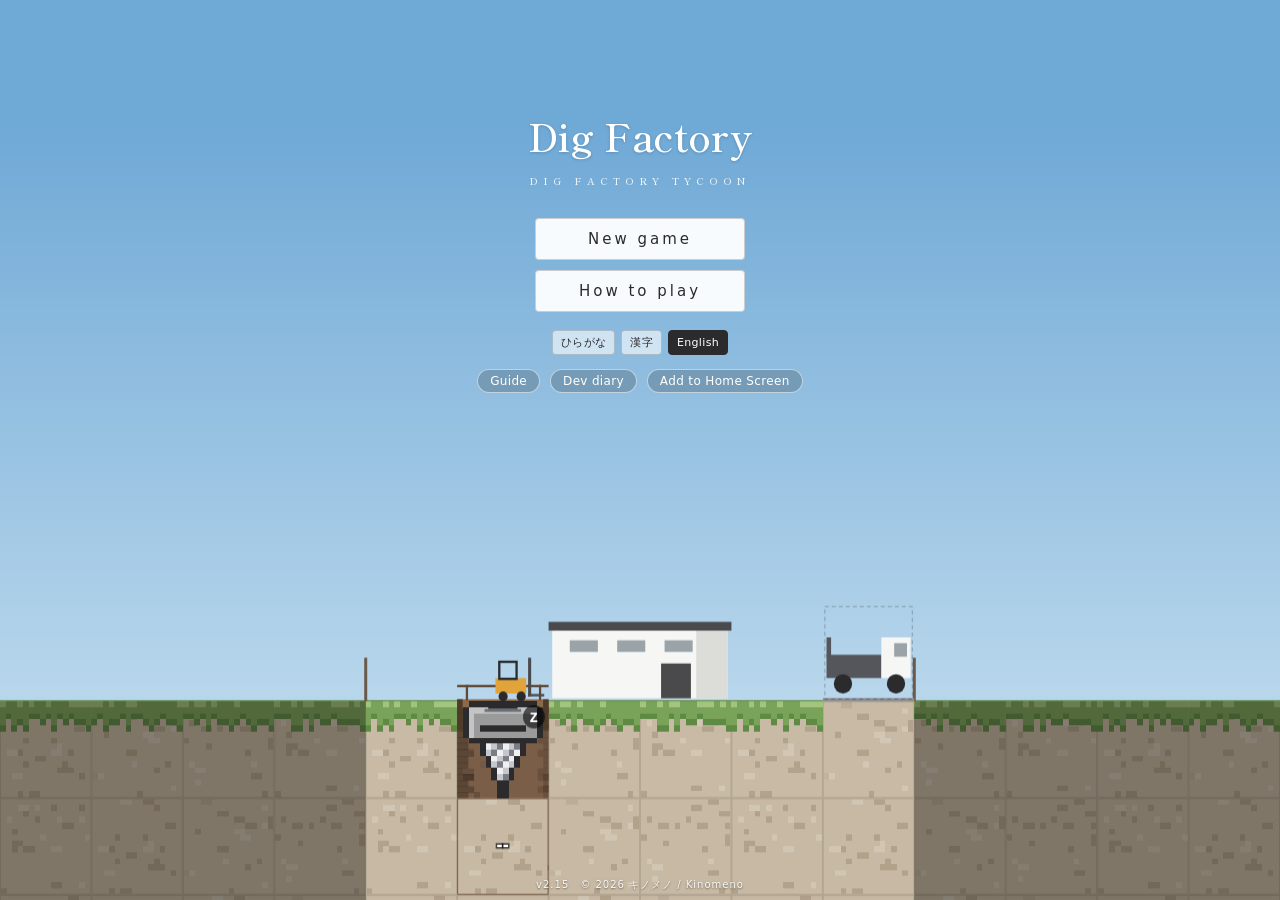
<file: index.html>
<!doctype html>
<html lang="ja">
<head>
<meta charset="utf-8">
<meta name="viewport" content="width=device-width, initial-scale=1, maximum-scale=1, user-scalable=no">
<title>ほりほり工場 / Dig Factory Tycoon</title>
<meta name="theme-color" content="#22252c">
<meta name="description" content="ドリルで地面を掘り、コンベアと機械で資源を運んで加工し、トラックで売る。作業員を雇って広げていく、縦に掘り進む採掘経営ゲーム。">
<meta name="author" content="キノメノ / Kinomeno">
<link rel="icon" type="image/svg+xml" href="favicon.svg?v=199">
<link rel="icon" type="image/png" sizes="32x32" href="icons/favicon-32.png?v=199">
<link rel="apple-touch-icon" href="icons/apple-touch-icon.png?v=199">
<link rel="manifest" href="manifest.webmanifest">
<meta name="theme-color" content="#7fb8e6">
<meta name="apple-mobile-web-app-capable" content="yes">
<meta name="mobile-web-app-capable" content="yes">
<meta name="apple-mobile-web-app-title" content="ほりほり工場">
<!-- OGP -->
<meta property="og:url" content="https://horihori.kinomeno.com/">
<link rel="canonical" href="https://horihori.kinomeno.com/">
<link rel="alternate" type="text/plain" href="https://horihori.kinomeno.com/llms.txt" title="llms.txt">
<script type="application/ld+json">{"@context": "https://schema.org", "@type": "VideoGame", "name": "ほりほり工場", "alternateName": "Dig Factory Tycoon", "url": "https://horihori.kinomeno.com/", "image": "https://horihori.kinomeno.com/icons/og.png", "description": "ドリルで地面を掘り、コンベアと機械で資源を運んで加工し、トラックで売る。縦に掘り進む採掘経営ゲーム。無料・ブラウザで遊べます（スマホ・PC）。/ A free browser mining & factory management game.", "inLanguage": ["ja", "en"], "genre": ["経営シミュレーション", "採掘ゲーム", "放置ゲーム", "Management simulation", "Idle game"], "gamePlatform": ["Web browser", "iOS (Safari)", "Android (Chrome)", "PC"], "applicationCategory": "Game", "operatingSystem": "Any (web browser)", "offers": {"@type": "Offer", "price": "0", "priceCurrency": "JPY"}, "author": {"@type": "Person", "name": "キノメノ / Kinomeno", "url": "https://www.kinomeno.com/"}, "sameAs": ["https://horihori.kinomeno.com/guide/", "https://horihori.kinomeno.com/en/guide/"]}</script>
<meta property="og:image" content="https://horihori.kinomeno.com/icons/og.png">
<meta property="og:image:width" content="1200">
<meta property="og:image:height" content="630">
<meta property="og:title" content="ほりほり工場 / Dig Factory Tycoon">
<meta property="og:description" content="ドリルで掘って、運んで、加工して、売る。縦に掘り進む採掘経営ゲーム。">
<meta property="og:type" content="website">
<meta property="og:locale" content="ja_JP">
<meta property="og:site_name" content="ほりほり工場 / Dig Factory Tycoon">
<meta name="twitter:card" content="summary_large_image">
<meta name="twitter:image" content="https://horihori.kinomeno.com/icons/og.png">
<link rel="preconnect" href="https://fonts.googleapis.com">
<link rel="preconnect" href="https://fonts.gstatic.com" crossorigin>
<link rel="stylesheet" href="https://fonts.googleapis.com/css2?family=Shippori+Mincho+B1:wght@500;600&display=swap">
<link rel="stylesheet" href="style.css?v=2.15">
<!-- 広告（準備だけ。まだ動かしていない）：Google の H5 ゲーム広告を使う時に、下のコメントを外し、ca-pub-XXXX を自分の番号にする。main.js の AD_ON も true に
<script async data-ad-client="ca-pub-8328461906614341" data-adbreak-test="on" src="https://pagead2.googlesyndication.com/pagead/js/adsbygoogle.js" crossorigin="anonymous"></script>
<script>window.adsbygoogle = window.adsbygoogle || []; var adBreak = adConfig = function (o) { adsbygoogle.push(o); }; adConfig({ preloadAdBreaks: 'on', sound: 'on' });</script>
-->
</head>
<body>
<canvas id="cv"></canvas>

<!-- ヘッダー（半透明。下にゲーム画面が透ける） -->
<header id="hdr">
  <div class="hrow">
    <span class="brand"><b class="title" data-t="title">ほりほり工場</b><span class="wm">DIG FACTORY</span><small id="ver"></small></span>
    <span class="stat" id="date"></span>
    <span class="grow"></span>
    <button id="infoBtn"><span class="lg" data-t="info">情報</span><span class="sm">i</span></button>
    <button id="colBtn" class="icon" aria-label="collection"><svg viewBox="0 0 16 16" width="15" height="15" fill="currentColor" aria-hidden="true"><rect x="1" y="1" width="6" height="6" rx="1"/><rect x="9" y="1" width="6" height="6" rx="1"/><rect x="1" y="9" width="6" height="6" rx="1"/><rect x="9" y="9" width="6" height="6" rx="1" opacity=".35"/></svg></button>
    <button id="helpBtn"><span class="lg" data-t="help">遊び方</span><span class="sm">?</span></button>
    <button id="adminBtn" class="test"><span class="lg" data-t="admin">管理</span><span class="sm">管</span></button>
    <button id="setBtn" class="icon" aria-label="settings"><svg viewBox="0 0 16 16" width="15" height="15" fill="currentColor" fill-rule="evenodd" aria-hidden="true"><path d="M13.05 6.76 L14.90 6.82 L14.90 9.18 L13.05 9.24 L12.45 10.70 L13.72 12.04 L12.04 13.72 L10.70 12.45 L9.24 13.05 L9.18 14.90 L6.82 14.90 L6.76 13.05 L5.30 12.45 L3.96 13.72 L2.28 12.04 L3.55 10.70 L2.95 9.24 L1.10 9.18 L1.10 6.82 L2.95 6.76 L3.55 5.30 L2.28 3.96 L3.96 2.28 L5.30 3.55 L6.76 2.95 L6.82 1.10 L9.18 1.10 L9.24 2.95 L10.70 3.55 L12.04 2.28 L13.72 3.96 L12.45 5.30 Z M10.3 8 A2.3 2.3 0 1 0 5.7 8 A2.3 2.3 0 1 0 10.3 8 Z"/></svg></button>
    <button id="hideBtn" class="icon" aria-label="hide"><svg viewBox="0 0 16 16" width="14" height="14" fill="none" stroke="currentColor" stroke-width="1.8" stroke-linecap="round" stroke-linejoin="round" aria-hidden="true"><path d="M9.5 2H14v4.5M14 2L9 7M6.5 14H2V9.5M2 14l5-5"/></svg></button>
  </div>
  <!-- 2段目：時間・空間の操作（停止・速さ・拡大縮小・地図）。v2.11：手のひら・地上・ズームの字は出さない。ズームと地図は絵 -->
  <div class="hrow" id="timeGroup">
  <button class="tool hand" data-tool="pan" id="panBtn" aria-label="move"><svg viewBox="0 0 24 24" width="18" height="18" fill="none" stroke="currentColor" stroke-width="1.8" stroke-linecap="round" stroke-linejoin="round"><path d="M8 13V5.5a1.5 1.5 0 0 1 3 0V12"/><path d="M11 11.5V4a1.5 1.5 0 0 1 3 0v7.5"/><path d="M14 11.5V5.5a1.5 1.5 0 0 1 3 0V13"/><path d="M17 9.5a1.5 1.5 0 0 1 3 0V15a7 7 0 0 1-7 7h-1.5a6 6 0 0 1-4.6-2.2L3.6 15.6a1.6 1.6 0 0 1 2.4-2.1L8 15.5"/></svg></button>
  <span class="sep"></span>
  <button id="playBtn" class="play"></button>
  <button id="speedBtn">×1</button>
  <span id="liveBar" hidden><button id="live10" data-t="live10">+10分</button><button id="live60" data-t="live60">+60分</button></span>
  <span class="sep"></span>
  <span class="lab zl" data-t="zoom">ズーム</span>
  <button id="zoomOut" class="sq icon" aria-label="zoom out"><svg viewBox="0 0 16 16" width="16" height="16" fill="none" stroke="currentColor" stroke-width="1.8" stroke-linecap="round" stroke-linejoin="round" aria-hidden="true"><circle cx="6.5" cy="6.5" r="4.5"/><path d="M10 10l4.5 4.5M4.4 6.5h4.2"/></svg></button>
  <button id="zoomIn" class="sq icon" aria-label="zoom in"><svg viewBox="0 0 16 16" width="16" height="16" fill="none" stroke="currentColor" stroke-width="1.8" stroke-linecap="round" stroke-linejoin="round" aria-hidden="true"><circle cx="6.5" cy="6.5" r="4.5"/><path d="M10 10l4.5 4.5M4.4 6.5h4.2M6.5 4.4v4.2"/></svg></button>
  <button id="topBtn" data-t="top">地上</button>
  <button id="mapBtn" class="icon" aria-label="map"><svg viewBox="0 0 16 16" width="16" height="16" fill="none" stroke="currentColor" stroke-width="1.8" stroke-linecap="round" stroke-linejoin="round" aria-hidden="true"><path d="M1.5 3.8l4-1.6 5 1.6 4-1.6v10l-4 1.6-5-1.6-4 1.6z"/><path d="M5.5 2.2v10M10.5 3.8v10"/></svg></button>
  <span class="grow"></span>
  <button id="foldBtn" class="fold" aria-label="fold">▴&#xFE0E;</button>
  </div>
</header>

<!-- ヘッダー2段目を畳んだときの、引き出すつまみ（ヘッダーの下に垂れる） -->
<button id="unhideBtn" aria-label="show" hidden><svg viewBox="0 0 16 16" width="14" height="14" fill="none" stroke="currentColor" stroke-width="1.8" stroke-linecap="round" stroke-linejoin="round" aria-hidden="true"><path d="M13.5 6.5H9.5V2.5M9.5 6.5L14 2M2.5 9.5h4v4M6.5 9.5L2 14"/></svg></button>
<button id="unfoldBtn" class="fold" aria-label="unfold" hidden>▾&#xFE0E;</button>

<!-- 移動：画面の端の帯を押している間、画面が動く（ボタンの絵は小さいまま） -->

<!-- 全体の縮小地図（見出しをドラッグで移動。地図をタップでその場所へ） -->
<div id="mapPanel" class="float drag" hidden>
  <div class="head handle"><b data-t="map">地図</b><button class="x" data-close="mapPanel">✕</button></div>
  <canvas id="mapCv" width="120" height="240"></canvas>
</div>

<!-- 向き（コンベア・仕分け・機械を置くとき） -->
<div id="dirBar" class="float group">
  <span class="lab" data-t="dir">向き</span>
  <button class="dir" data-dir="auto" data-t="autoDirB">オート</button>
  <button class="dir" data-dir="left">←</button>
  <button class="dir" data-dir="up">↑</button>
  <button class="dir" data-dir="down">↓</button>
  <button class="dir" data-dir="right">→</button>
</div>

<!-- 下のメニュー：「メニュー」で開く → 項目をタップするとさらに上に展開 -->
<div id="subMenu" class="float group" hidden></div>
<div id="catBar" class="float group" hidden>
  <button class="cat" data-cat="build" data-t="build">設置</button>
  <button class="cat" data-cat="facility" id="facBtn" data-t="facility">施設</button>
  <button id="skillBtn" data-t="skill">スキル</button>
  <button id="powerBtn" data-t="power">強化</button>
  <button id="tradeBtn" data-t="trade">取引</button>
  <button class="cat" data-cat="infoCat" data-t="info">情報</button>
  <button id="menuClose" class="x">✕</button>
</div>
<button id="menuBtn" class="float"><span data-t="menu">メニュー</span><span id="menuCur"></span></button>

<!-- 試験：下のタブ（書類フォルダの見出しのように並ぶ。押すと、その上に引き出しが伸びる） -->
<div id="dash" hidden>
  <button class="dtab" data-px="#catBar [data-cat=build]" data-open="build"><b data-t="build">設置</b><i>BUILD</i></button>
  <button class="dtab" data-px="facBtn" data-open="facility"><b data-t="facility">施設</b><i>FACILITY</i></button>
  <button class="dtab" data-px="skillBtn" data-open="skillPanel"><b data-t="skill">スキル</b><i>RESEARCH</i></button>
  <button class="dtab" data-px="powerBtn" data-open="powerPanel"><b data-t="power">強化</b><i>UPGRADE</i></button>
  <button class="dtab" data-px="#catBar [data-cat=infoCat]" data-open="infoCat"><b data-t="info">情報</b><i>REPORT</i></button>
  <button class="dtab" data-px="tradeBtn" data-open="tradePanel"><b data-t="trade">取引</b><i>DEALS</i></button>
</div>
<!-- 引き出しの取っ手（開いている引き出しの左上に付く） -->
<div id="dHandle" hidden><b></b><i></i></div>
<!-- 引き出しを閉じる（右上の×） -->
<button id="dClose" class="x" aria-label="close" hidden><svg viewBox="0 0 16 10" width="16" height="10" fill="none" stroke="currentColor" stroke-width="2" stroke-linecap="round" stroke-linejoin="round"><path d="M2 2l6 6 6-6"/></svg></button>

<!-- 資金：ゲーム画面の左上に直接（白いふちで、どんな背景でも読める） -->
<div id="fpsHud"></div>
<div id="cmBox" hidden></div>
<div id="cutBub" hidden></div>
<div id="tutGoal" hidden></div>
<!-- 解放された物（絵と名前。タップで閉じる） -->
<div id="unlockCard" hidden><div class="ulHead"><canvas id="unlockFace"></canvas><b id="unlockTitle"></b><button class="ulX" aria-label="close">✕</button></div><div id="unlockList"></div></div>
<!-- 秘書の提案（研究すると右下に顔。×で小さく灰色に） -->
<div id="secAdv" hidden><canvas id="secAdvFace"></canvas><b id="secAdvN" hidden></b><button id="secAdvX" aria-label="minimize">×</button></div>
<div id="secAdvBub" hidden><span id="secAdvT"></span><span class="advBtns"><button id="secAdvOk"></button><button id="secAdvNext"></button></span></div>
<div id="moneyHud"><i class="mfold">▽</i><span data-t="money">資金</span><b id="money">0</b><small id="goalHud"></small><small id="monthHud"></small><small id="boostHud"></small><small id="aiTime"></small><small id="aiHud"></small></div>

<p id="msg" class="msg"></p>
<div id="tutMsg" hidden><span id="tutText"></span><button id="tutNext" type="button" hidden aria-label="next">▼</button><button id="tutOk" type="button" hidden>OK</button><button id="tutX" type="button" hidden aria-label="close">✕</button></div>
<span id="tutDots" hidden></span><button id="tutSkip" data-t="tutSkipB" hidden>スキップ</button>
<svg id="tutArrow" hidden></svg>
<!-- 選択中の道具（左下） -->
<div id="curTool" class="float" hidden></div>

<!-- 強化 -->
<div id="powerPanel" class="float panel bottom" hidden>
  <div class="head"><b data-t="power">強化</b><button class="x" data-close="powerPanel">✕</button></div>
  <div id="powerItems"></div>
</div>

<!-- 取引（CMを見ると特典。今はCMの代わりに数秒待つ仮の形） -->
<div id="tradePanel" class="float panel bottom" hidden>
  <div class="head"><b data-t="trade">取引</b><button class="x" data-close="tradePanel">✕</button></div>
  <div id="tradeBody"></div>
</div>

<!-- スキル（研究） -->
<div id="skillPanel" class="float panel bottom" hidden>
  <div class="head"><b data-t="skill">スキル</b><button class="x" data-close="skillPanel">✕</button></div>
  <canvas id="labView" class="cutaway"></canvas>
  <div id="skillBody"></div>
</div>

<!-- 事務所 -->
<div id="office" class="float panel" hidden>
  <div class="head"><b data-t="office">事務所</b><button class="x" data-close="office">✕</button></div>
  <canvas id="officeView" class="cutaway"></canvas>
  <div id="officeBody"></div>
</div>

<!-- 情報（経営状況。見出しをドラッグで移動できる） -->
<div id="info" class="float panel drag" hidden>
  <div class="head handle"><b data-t="info">情報</b><button class="x" data-close="info">✕</button></div>
  <div class="itabs"><button data-itab="fin" class="active" data-t="finance">財務</button><button data-itab="hist" data-t="history">履歴</button><button data-itab="cat" data-t="catalog">カタログ</button></div>
  <div id="infoFin">
  <div id="infoData" class="igrid"></div>
  <div class="igraphs">
    <div class="igrp"><div class="ihead" data-t="gMoney">資金の動き</div><canvas id="gMoney" class="graph" width="340" height="90"></canvas></div>
    <div class="igrp"><div class="ihead" data-t="gMonth">月ごとの収支</div><canvas id="gMonth" class="graph" width="340" height="90"></canvas></div>
  </div>
  </div>
  <div id="infoHist" class="ihist" hidden></div>
  <div id="infoCatl" class="icat" hidden></div>
</div>

<!-- コレクション（見た物が格子に並ぶ） -->
<div id="colPanel" class="float panel" hidden>
  <div class="head"><b><span data-t="colTitle">コレクション</span>　<small id="colCount"></small></b><button class="x" data-close="colPanel">✕</button></div>
  <div id="colName" class="sub"></div>
  <div id="colBody"></div>
</div>

<!-- 遊び方 -->
<div id="help" class="float panel" hidden>
  <div class="head"><b data-t="help">遊び方</b><button class="x" data-close="help">✕</button></div>
  <div class="help2"><nav id="helpNav"></nav><div id="helpBody"></div></div>
  <div class="credit"></div>
</div>

<!-- 設定 -->
<div id="settings" class="float panel" hidden>
  <div class="head"><b data-t="settings">設定</b><button class="x" data-close="settings">✕</button></div>
  <div class="prow labeled"><span class="lab" data-t="lang">表示</span>
    <span class="opts">
      <button data-lang="hira">ひらがな</button><button data-lang="kanji">漢字</button><button data-lang="en">English</button>
    </span>
  </div>
  <div id="setExtra"></div>
  <button id="resetBtn" class="wide" data-t="reset">最初から</button>
  <div class="credit"></div>
</div>

<!-- テスト用 管理メニュー（開発中のみ。公開前に main.js の DEV=false） -->
<div id="admin" class="float panel" hidden>
  <div class="head"><b data-t="admin">管理</b><button class="x" data-close="admin">✕</button></div>
  <div id="adminBody" class="adminGrid"></div>
</div>

<!-- テスト用 調整（バーで数値を変える。結果をコピーしてチャットへ） -->
<div id="tune" class="float panel" hidden>
  <div class="head"><b data-t="tuneT">調整</b><button class="x" data-close="tune">✕</button></div>
  <div id="tuneBody"></div>
</div>

<!-- 置いた物をタップしたときのメニュー -->
<div id="pop" class="float" hidden>
  <div class="head"><span id="popTitle"></span><button id="popRemove" data-t="remove">撤去</button><button id="popClose" class="x">✕</button></div>
  <canvas id="popView" class="cutaway" hidden></canvas>
  <div id="popDirs" class="prow labeled"><span class="lab" data-t="dir">向き</span><span class="opts">
    <button data-pdir="left">←</button>
    <button data-pdir="up">↑</button>
    <button data-pdir="down">↓</button>
    <button data-pdir="right">→</button>
  </span></div>
  <div id="popFilterRow" class="prow labeled"><span class="lab" data-t="filter">選ぶ資源</span><span class="opts" id="popFilters"></span></div>
  <div id="popInvRow" class="prow labeled" hidden><span class="lab" data-t="sortInvL">出す物</span>
    <span class="opts"><button data-pinv="0" data-t="sortOnly">選んだ物のみ</button><button data-pinv="1" data-t="sortExcept">選んだ物以外</button></span>
  </div>
  <div id="popSideRow" class="prow labeled"><span class="lab" data-t="side">出す側</span>
    <span class="opts"><button data-ps="left" data-t="left">左</button><button data-ps="right" data-t="right">右</button></span>
  </div>
  <div id="popPrioRow" class="prow labeled"><span class="lab" data-t="prio">優先度</span>
    <span class="opts"><button data-pp="0" data-t="pLow">低</button><button data-pp="1" data-t="pMid">普通</button><button data-pp="2" data-t="pHigh">高</button></span>
  </div>
  <div id="popLevel" class="sub lvline"></div>
  <button id="popLvUp" class="wide"></button>
  <button id="popEject" class="wide" hidden></button>
  <button id="popAction" class="wide"></button>
  <div id="popInfo" class="sub"></div>
</div>

<!-- タイトル画面（下に地上、上はぜんぶ空） -->
<div id="title" hidden>
  <div class="tbox">
    <h1 class="tname" data-t="title">ほりほり工場</h1>
    <div class="tsub">DIG FACTORY TYCOON</div>
    <div class="tmenu">
      <button id="tCont" data-t="tCont">つづきから</button>
      <button id="tNew" data-t="tNew">はじめから</button>
      <button id="tHelp" data-t="help">遊び方</button>
    </div>
    <div class="tlang"><button data-lang="hira">ひらがな</button><button data-lang="kanji">漢字</button><button data-lang="en">English</button></div>
    <div class="tlinks"><a href="guide/" id="tGuide" target="_blank" rel="noopener" data-t="guideLink">ガイド</a><a href="diary/" target="_blank" rel="noopener" data-t="diaryLink">制作日誌</a><button id="tHome" data-t="homeAdd">ホーム画面に追加</button></div>
    <div class="tfoot"><span id="tVer"></span>　© 2026 キノメノ / Kinomeno</div>
  </div>
</div>

<!-- CM（仮）：今は数秒待つだけ。広告サービスを入れる時はここに流す -->
<div id="homeBox" class="modal" hidden>
  <div class="box homeBox">
    <div class="hhead"><img src="icons/icon-192.png" alt="" width="48" height="48"><b data-t="homeAdd">ホーム画面に追加</b><button class="x" id="homeX" aria-label="close">✕</button></div>
    <p id="homeLead"></p>
    <ol id="homeSteps"></ol>
    <img id="homeImg" src="icons/ios-home-ja.jpg" alt="Safari の共有メニューの「ホーム画面に追加」" width="420" height="453" loading="lazy" hidden>
    <div class="btns"><button id="homeInstall" class="active" hidden></button><button id="homeOk">OK</button></div>
  </div>
</div>

<div id="adBox" class="modal" hidden>
  <div class="box">
    <p id="adMsg"></p>
    <div class="adScreen"><span data-t="adDummy">CM（準備中）</span></div>
    <div class="bar awaybar"><i id="adBar"></i></div>
  </div>
</div>

<!-- 留守の間の計算 -->
<div id="away" class="modal" hidden>
  <div class="box">
    <p id="awayMsg"></p>
    <div class="bar awaybar"><i id="awayBar"></i></div>
    <p id="awayEta"></p>
    <div class="btns"><button id="awayOk" class="active" hidden>OK</button></div>
  </div>
</div>

<!-- お知らせ（銀行の融資など） -->
<div id="notice" class="modal" hidden>
  <div class="box">
    <p id="noticeMsg"></p>
    <div class="btns"><button id="noticeOk" class="active">OK</button></div>
  </div>
</div>

<!-- 確認（ブラウザ標準の確認窓は使わない） -->
<div id="confirm" class="modal" hidden>
  <div class="box">
    <p id="confirmMsg"></p>
    <div class="btns"><button id="confirmNo" data-t="no">いいえ</button><button id="confirmYes" class="active" data-t="yes">はい</button></div>
  </div>
</div>

<script>/* 共通のアクセス計測（開いた数・どこから来たか・案内を終えた数）。本番のアドレスで、管理モードでない時だけ */
(function () { try { if (location.hostname !== 'horihori.kinomeno.com' || localStorage.getItem('dfAdminMode') === '1' || /[?&]dev/.test(location.search)) return; var e = document.createElement('script'); e.src = 'js/kn-track.js?v=1'; e.setAttribute('data-kn-app', 'horihori'); document.head.appendChild(e); } catch (e) { } })();</script>
<script src="sprites.js?v=1.91"></script>
<script src="main.js?v=2.15"></script>
<noscript><p>ほりほり工場（Dig Factory Tycoon）は、ドリルで掘って、コンベアで運び、機械で加工して売る、無料のブラウザ採掘・工場経営ゲームです。遊ぶには JavaScript を有効にしてください。<a href="guide/">遊び方ガイド</a> / <a href="en/guide/">English guide</a></p></noscript>
<script src="js/pv.js?v=1" defer></script>
</body>
</html>
</file>
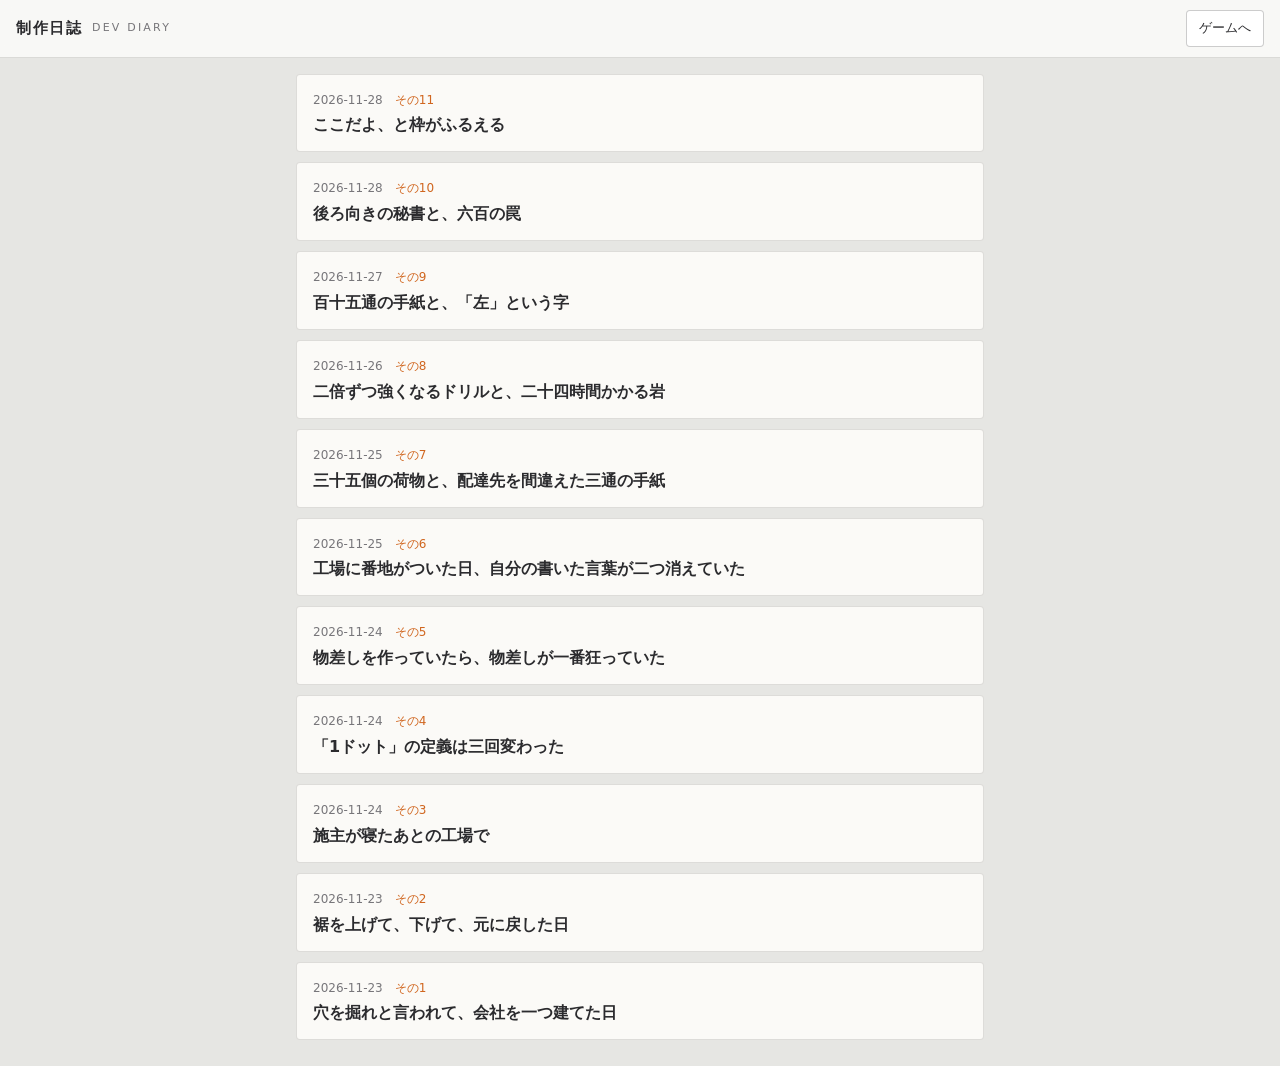
<file: diary/index.html>
<!doctype html>
<html lang="ja">
<head>
<meta charset="utf-8">
<meta name="viewport" content="width=device-width, initial-scale=1">
<title>制作日誌 / ほりほり工場</title>
<meta name="robots" content="noindex">
<link rel="icon" type="image/svg+xml" href="../favicon.svg">
<style>
/* ほりほり工場 制作日誌：一覧 → 読む（日誌は list.json と .md。tools の外の build_diary.py が作る） */
:root { --bg: #e6e6e3; --paper: #fbfaf7; --text: #2b2b2e; --sub: #77767a; --line: rgba(0,0,0,.12); --accent: #d0661f; }
* { box-sizing: border-box; }
body { margin: 0; background: var(--bg); color: var(--text); font-family: "Hiragino Sans", "Yu Gothic UI", "Meiryo", system-ui, sans-serif; line-height: 1.9; -webkit-font-smoothing: antialiased; }
header { position: sticky; top: 0; z-index: 2; display: flex; align-items: center; gap: 10px; padding: 10px 16px; background: rgba(250,250,248,.92); border-bottom: 1px solid var(--line); backdrop-filter: blur(6px); }
header b { font-size: 15px; letter-spacing: .1em; }
header small { color: var(--sub); font-size: 11px; letter-spacing: .2em; }
header .grow { flex: 1; }
button, a.btn { font: inherit; font-size: 13px; padding: 5px 12px; border: 1px solid rgba(0,0,0,.2); border-radius: 4px; background: #fff; color: var(--text); text-decoration: none; cursor: pointer; }
main { max-width: 720px; margin: 0 auto; padding: 16px; }
.list a { display: block; padding: 14px 16px; margin: 0 0 10px; background: var(--paper); border: 1px solid var(--line); border-radius: 4px; color: var(--text); text-decoration: none; }
.list a:hover { border-color: rgba(0,0,0,.3); }
.list .d { font-size: 12px; color: var(--sub); font-variant-numeric: tabular-nums; }
.list .t { font-size: 16px; font-weight: 600; line-height: 1.5; margin-top: 2px; }
.list .n { font-size: 12px; color: var(--accent); }
article { background: var(--paper); border: 1px solid var(--line); border-radius: 4px; padding: 20px 18px 28px; }
article h1 { font-size: 21px; line-height: 1.5; margin: 0 0 6px; }
article h2 { font-size: 17px; margin: 28px 0 8px; padding-bottom: 4px; border-bottom: 1px solid var(--line); }
article h3 { font-size: 13px; font-weight: 500; color: var(--sub); margin: 0 0 18px; }
article p { margin: 0 0 14px; font-size: 15px; }
article blockquote { margin: 0 0 14px; padding: 2px 14px; border-left: 3px solid var(--accent); color: #444; }
article hr { border: none; border-top: 1px dashed var(--line); margin: 22px 0; }
.pager { display: flex; justify-content: space-between; gap: 10px; margin: 14px 0 30px; }
.empty { color: var(--sub); }
@media (max-width: 480px) { article { padding: 16px 14px 24px; } article p { font-size: 14.5px; } }
  figure { margin: 18px 0; text-align: center; }
  figure img { max-width: 100%; max-height: 70vh; border: 1px solid rgba(0,0,0,.12); border-radius: 6px; }
  figcaption { font-size: 12px; color: #777; margin-top: 4px; }
</style>
</head>
<body>
<header><b>制作日誌</b><small>DEV DIARY</small><span class="grow"></span><a class="btn" href="../">ゲームへ</a></header>
<main id="main"></main>
<script>
(() => {
  'use strict';
  const main = document.getElementById('main');
  const esc = s => s.replace(/[&<>"]/g, c => ({ '&': '&amp;', '<': '&lt;', '>': '&gt;', '"': '&quot;' }[c]));
  // かんたんなマークダウン：見出し・引用・区切り線・段落・太字
  function md(src) {
    const out = [], lines = src.replace(/\r/g, '').split('\n');
    let para = [];
    const flush = () => { if (para.length) { out.push('<p>' + para.join('<br>') + '</p>'); para = []; } };
    const inline = s => esc(s).replace(/\*\*(.+?)\*\*/g, '<b>$1</b>').replace(/\\([\\`*_\-#>])/g, '$1');
    for (const raw of lines) {
      const l = raw.trimEnd();
      if (!l.trim()) { flush(); continue; }
      let m;
      if ((m = l.match(/^(#{1,3})\s+(.*)$/))) { flush(); out.push(`<h${m[1].length}>${inline(m[2])}</h${m[1].length}>`); continue; }
      if (/^\\?-{3,}$/.test(l.trim())) { flush(); out.push('<hr>'); continue; }
      if ((m = l.match(/^>\s?(.*)$/))) { flush(); out.push('<blockquote>' + inline(m[1]) + '</blockquote>'); continue; }
      if ((m = l.match(/^!\[(.*?)\]\(([\w\-./%]+\.(?:jpe?g|png|webp|gif))\)\s*$/i))) { flush(); out.push(`<figure><img src="${esc(m[2])}" alt="${esc(m[1])}" loading="lazy">${m[1] ? `<figcaption>${inline(m[1])}</figcaption>` : ''}</figure>`); continue; }   // 画像（1行に1枚）
      para.push(inline(l));
    }
    flush();
    return out.join('\n');
  }
  let list = [];
  async function showList() {
    document.title = '制作日誌 / ほりほり工場';
    if (!list.length) main.innerHTML = '<p class="empty">まだありません</p>';
    else main.innerHTML = '<div class="list">' + list.map((d, i) => `<a href="#${i + 1}"><div class="d">${esc(d.date)}　<span class="n">その${i + 1}</span></div><div class="t">${esc(d.title)}</div></a>`).reverse().join('') + '</div>';
    window.scrollTo(0, 0);
  }
  async function showOne(i) {
    const d = list[i]; if (!d) { showList(); return; }
    main.innerHTML = '<p class="empty">読み込み中…</p>';
    const txt = await fetch(d.file).then(r => r.text()).catch(() => '読み込めませんでした');
    document.title = d.title + ' / 制作日誌';
    const prev = i > 0 ? `<a class="btn" href="#${i}">← その${i}</a>` : '<span></span>';
    const next = i < list.length - 1 ? `<a class="btn" href="#${i + 2}">その${i + 2} →</a>` : '<span></span>';
    main.innerHTML = `<div class="pager"><a class="btn" href="#">一覧</a>${next}</div><article>${md(txt)}</article><div class="pager">${prev}<a class="btn" href="#">一覧</a>${next}</div>`;
    window.scrollTo(0, 0);
  }
  function route() { const n = parseInt(location.hash.slice(1), 10); if (n > 0) showOne(n - 1); else showList(); }
  fetch('list.json', { cache: 'no-cache' }).then(r => r.json()).then(j => { list = j; route(); }).catch(() => { main.innerHTML = '<p class="empty">一覧を読み込めませんでした</p>'; });
  window.addEventListener('hashchange', route);
})();
</script>
<script src="/js/pv.js?v=1" defer></script>
</body>
</html>
</file>
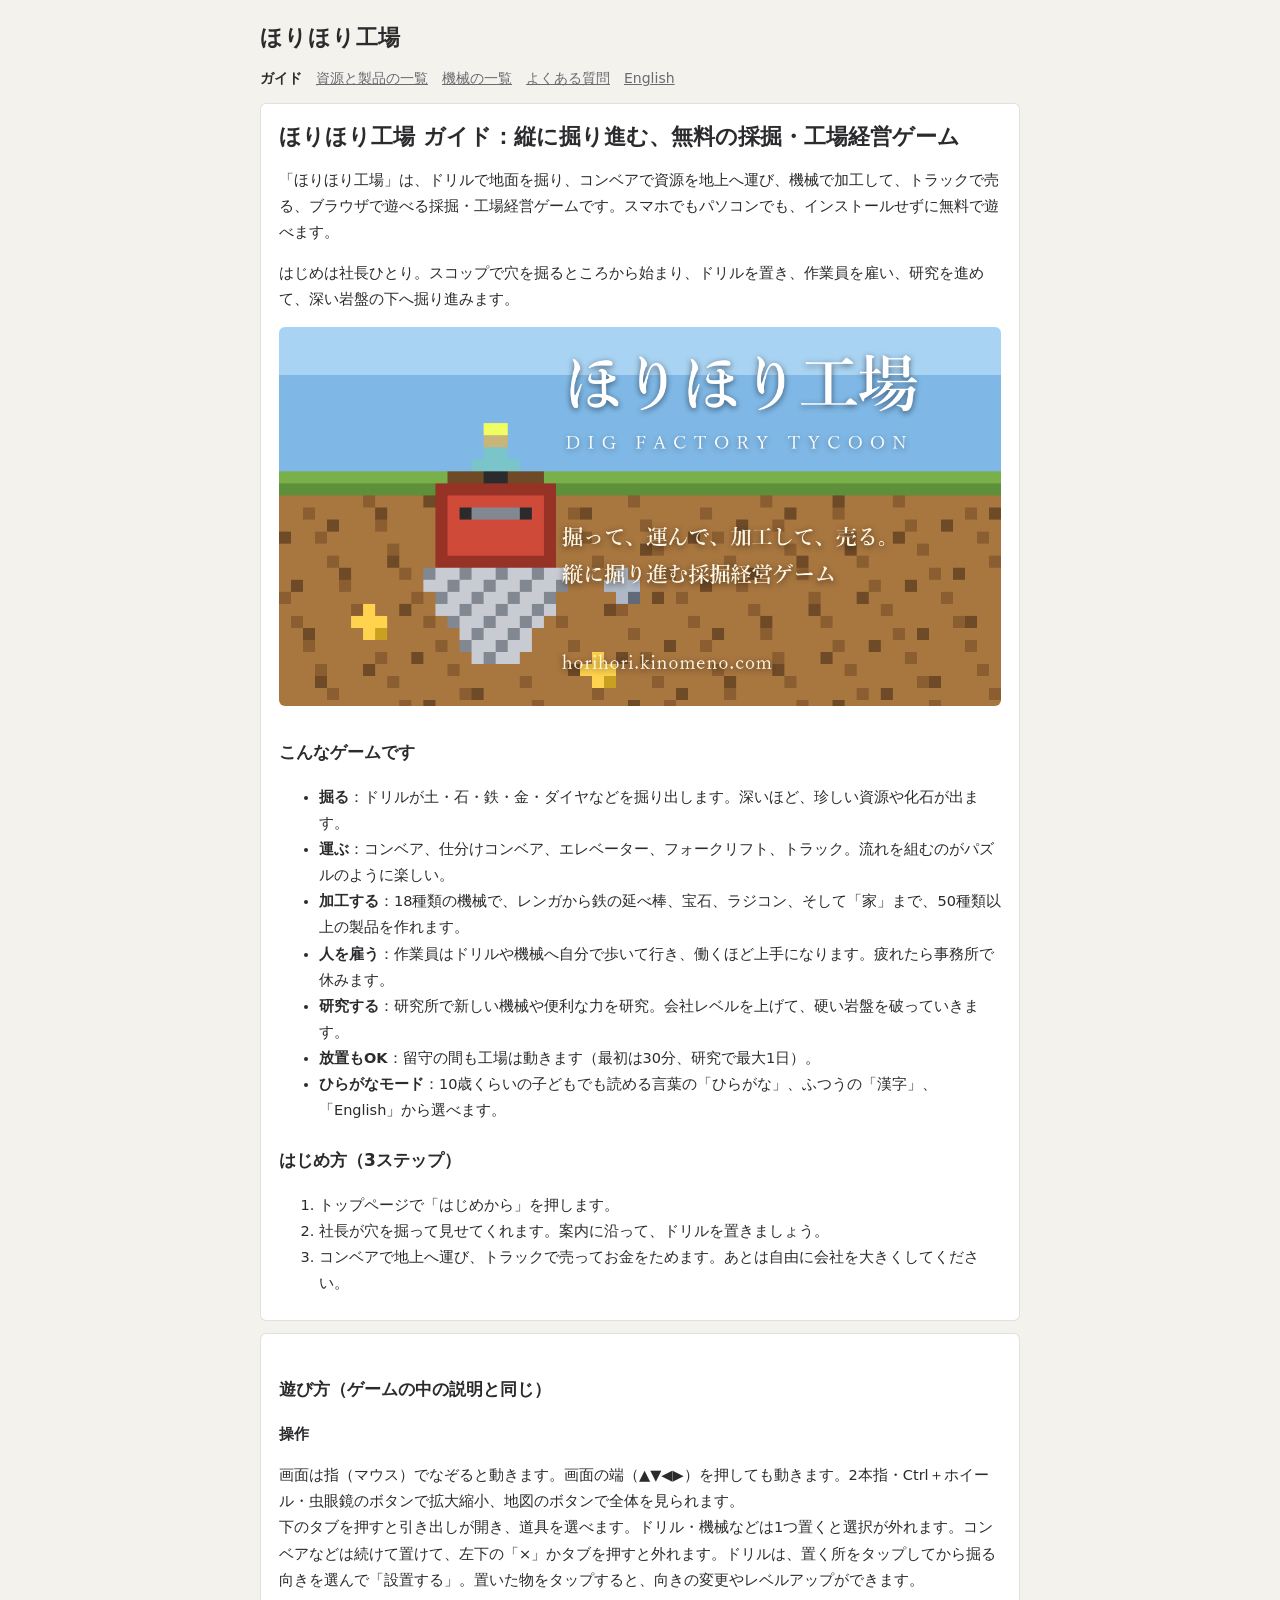
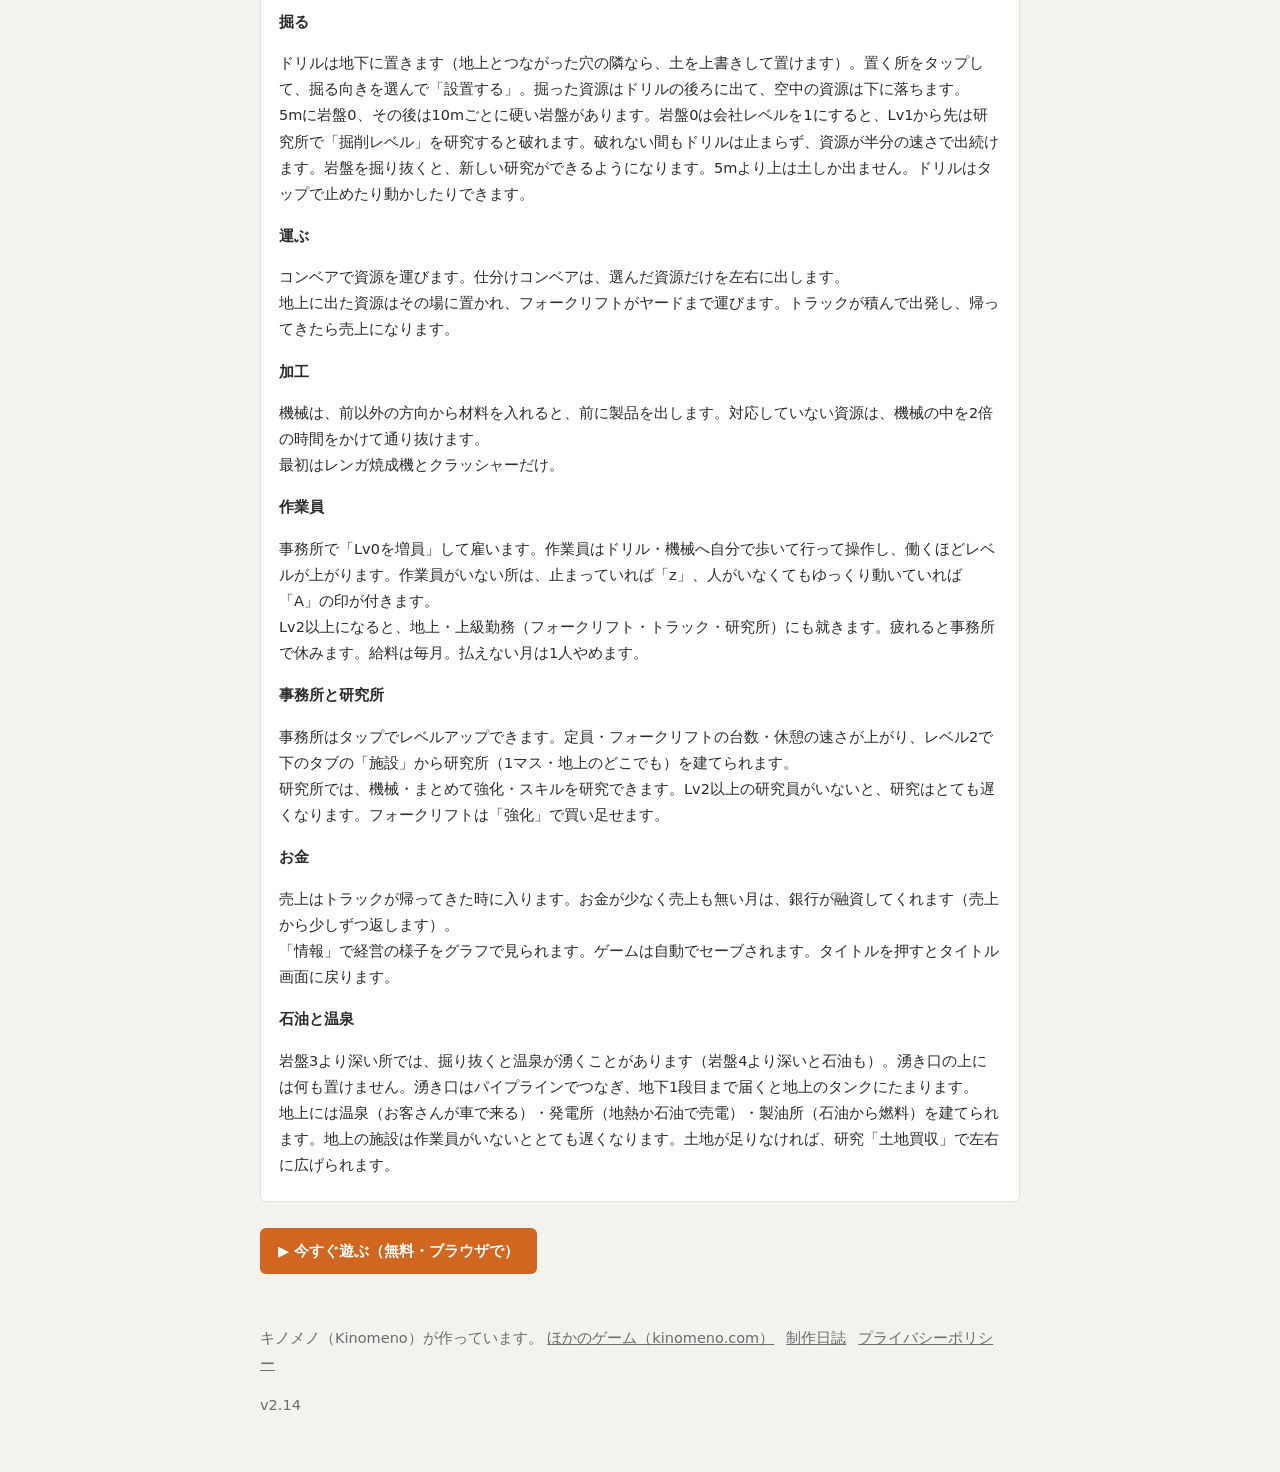
<file: guide/index.html>
<!doctype html>
<html lang="ja">
<head>
<meta charset="utf-8">
<meta name="viewport" content="width=device-width, initial-scale=1">
<title>ほりほり工場 ガイド｜無料ブラウザの採掘・工場経営ゲーム</title>
<meta name="description" content="ほりほり工場の遊び方ガイド。ドリルで掘って、コンベアで運んで、機械で加工して売る、無料のブラウザ採掘・工場経営ゲーム。スマホ・PC対応、ひらがなモードあり。">
<link rel="canonical" href="https://horihori.kinomeno.com/guide/">
<link rel="alternate" hreflang="ja" href="https://horihori.kinomeno.com/guide/">
<link rel="alternate" hreflang="en" href="https://horihori.kinomeno.com/en/guide/">
<link rel="alternate" hreflang="x-default" href="https://horihori.kinomeno.com/guide/">
<meta property="og:title" content="ほりほり工場 ガイド｜無料ブラウザの採掘・工場経営ゲーム">
<meta property="og:description" content="ほりほり工場の遊び方ガイド。ドリルで掘って、コンベアで運んで、機械で加工して売る、無料のブラウザ採掘・工場経営ゲーム。スマホ・PC対応、ひらがなモードあり。">
<meta property="og:url" content="https://horihori.kinomeno.com/guide/">
<meta property="og:image" content="https://horihori.kinomeno.com/icons/og.png">
<meta property="og:type" content="website">
<meta name="twitter:card" content="summary_large_image">
<link rel="icon" type="image/png" sizes="32x32" href="/icons/favicon-32.png?v=199">
<style>
:root { --bg: #f4f2ec; --paper: #fff; --text: #2b2b2e; --sub: #6b6a70; --line: rgba(0,0,0,.12); --accent: #d0661f; }
@media (prefers-color-scheme: dark) { :root { --bg: #1d1f24; --paper: #25282e; --text: #e8e6e1; --sub: #a3a2a8; --line: rgba(255,255,255,.14); } }
body { margin: 0; background: var(--bg); color: var(--text); font-family: "Hiragino Sans", "Yu Gothic UI", "Meiryo", system-ui, sans-serif; line-height: 1.8; }
header, main, footer { max-width: 760px; margin: 0 auto; padding: 0 16px; }
header { padding-top: 18px; } header .t { font-family: "Shippori Mincho B1", "Yu Mincho", serif; font-size: 22px; font-weight: 600; letter-spacing: .04em; color: inherit; text-decoration: none; }
nav { display: flex; flex-wrap: wrap; gap: 6px 14px; margin: 8px 0 4px; font-size: 14px; } nav a { color: var(--sub); } nav a[aria-current] { color: var(--text); font-weight: 700; text-decoration: none; }
.play { display: inline-block; margin: 12px 0; padding: 10px 18px; background: var(--accent); color: #fff; border-radius: 6px; text-decoration: none; font-weight: 700; }
article { background: var(--paper); border: 1px solid var(--line); border-radius: 6px; padding: 18px 18px 8px; margin: 12px 0; }
h1 { font-size: 22px; margin: 0 0 6px; line-height: 1.4; } h2 { font-size: 17px; margin: 22px 0 6px; } h3 { font-size: 15px; margin: 16px 0 4px; }
p, li, td, th { font-size: 14.5px; } .sub { color: var(--sub); font-size: 13px; }
table { border-collapse: collapse; width: 100%; margin: 8px 0 14px; } th, td { border-bottom: 1px solid var(--line); padding: 6px 6px; text-align: left; vertical-align: top; } th { font-size: 13px; color: var(--sub); font-weight: 600; }
td.n { white-space: nowrap; font-variant-numeric: tabular-nums; text-align: right; }
img { max-width: 100%; height: auto; border-radius: 6px; }
footer { padding: 10px 16px 40px; font-size: 13px; color: var(--sub); } footer a { color: var(--sub); margin-right: 12px; }
a { color: #3f7cc4; }
</style>
<script type="application/ld+json">{"@context":"https://schema.org","@type":"VideoGame","name":"ほりほり工場","alternateName":"Dig Factory Tycoon","url":"https://horihori.kinomeno.com/","image":"https://horihori.kinomeno.com/icons/og.png","inLanguage":["ja","en"],"genre":["経営シミュレーション","採掘ゲーム","放置ゲーム"],"gamePlatform":["Web browser","iOS (Safari)","Android (Chrome)","PC"],"applicationCategory":"Game","operatingSystem":"Any (web browser)","offers":{"@type":"Offer","price":"0","priceCurrency":"JPY"},"author":{"@type":"Person","name":"キノメノ / Kinomeno","url":"https://www.kinomeno.com/"},"description":"ドリルで地面を掘り、コンベアと機械で資源を運んで加工し、トラックで売る。縦に掘り進む採掘経営ゲーム。無料・ブラウザで遊べます。"}</script>
</head>
<body>
<header>
<a class="t" href="/">ほりほり工場</a>
<nav><a href="/guide/" aria-current="page">ガイド</a><a href="/guide/items.html">資源と製品の一覧</a><a href="/guide/machines.html">機械の一覧</a><a href="/guide/faq.html">よくある質問</a><a href="/en/guide/" hreflang="en">English</a></nav>
</header>
<main>
<article>
<h1>ほりほり工場 ガイド：縦に掘り進む、無料の採掘・工場経営ゲーム</h1>
<p>「ほりほり工場」は、ドリルで地面を掘り、コンベアで資源を地上へ運び、機械で加工して、トラックで売る、ブラウザで遊べる採掘・工場経営ゲームです。スマホでもパソコンでも、インストールせずに無料で遊べます。</p>
<p>はじめは社長ひとり。スコップで穴を掘るところから始まり、ドリルを置き、作業員を雇い、研究を進めて、深い岩盤の下へ掘り進みます。</p>
<img src="/icons/og.png" alt="ほりほり工場のタイトル画像" width="1200" height="630" loading="lazy">
<h2>こんなゲームです</h2>
<ul>
<li><b>掘る</b>：ドリルが土・石・鉄・金・ダイヤなどを掘り出します。深いほど、珍しい資源や化石が出ます。</li>
<li><b>運ぶ</b>：コンベア、仕分けコンベア、エレベーター、フォークリフト、トラック。流れを組むのがパズルのように楽しい。</li>
<li><b>加工する</b>：18種類の機械で、レンガから鉄の延べ棒、宝石、ラジコン、そして「家」まで、50種類以上の製品を作れます。</li>
<li><b>人を雇う</b>：作業員はドリルや機械へ自分で歩いて行き、働くほど上手になります。疲れたら事務所で休みます。</li>
<li><b>研究する</b>：研究所で新しい機械や便利な力を研究。会社レベルを上げて、硬い岩盤を破っていきます。</li>
<li><b>放置もOK</b>：留守の間も工場は動きます（最初は30分、研究で最大1日）。</li>
<li><b>ひらがなモード</b>：10歳くらいの子どもでも読める言葉の「ひらがな」、ふつうの「漢字」、「English」から選べます。</li>
</ul>
<h2>はじめ方（3ステップ）</h2>
<ol>
<li>トップページで「はじめから」を押します。</li>
<li>社長が穴を掘って見せてくれます。案内に沿って、ドリルを置きましょう。</li>
<li>コンベアで地上へ運び、トラックで売ってお金をためます。あとは自由に会社を大きくしてください。</li>
</ol>
</article><article><h2>遊び方（ゲームの中の説明と同じ）</h2>
<h3>操作</h3><p>画面は指（マウス）でなぞると動きます。画面の端（▲▼◀▶）を押しても動きます。2本指・Ctrl＋ホイール・虫眼鏡のボタンで拡大縮小、地図のボタンで全体を見られます。<br>下のタブを押すと引き出しが開き、道具を選べます。ドリル・機械などは1つ置くと選択が外れます。コンベアなどは続けて置けて、左下の「×」かタブを押すと外れます。ドリルは、置く所をタップしてから掘る向きを選んで「設置する」。置いた物をタップすると、向きの変更やレベルアップができます。</p>
<h3>掘る</h3><p>ドリルは地下に置きます（地上とつながった穴の隣なら、土を上書きして置けます）。置く所をタップして、掘る向きを選んで「設置する」。掘った資源はドリルの後ろに出て、空中の資源は下に落ちます。<br>5mに岩盤0、その後は10mごとに硬い岩盤があります。岩盤0は会社レベルを1にすると、Lv1から先は研究所で「掘削レベル」を研究すると破れます。破れない間もドリルは止まらず、資源が半分の速さで出続けます。岩盤を掘り抜くと、新しい研究ができるようになります。5mより上は土しか出ません。ドリルはタップで止めたり動かしたりできます。</p>
<h3>運ぶ</h3><p>コンベアで資源を運びます。仕分けコンベアは、選んだ資源だけを左右に出します。<br>地上に出た資源はその場に置かれ、フォークリフトがヤードまで運びます。トラックが積んで出発し、帰ってきたら売上になります。</p>
<h3>加工</h3><p>機械は、前以外の方向から材料を入れると、前に製品を出します。対応していない資源は、機械の中を2倍の時間をかけて通り抜けます。<br>最初はレンガ焼成機とクラッシャーだけ。</p>
<h3>作業員</h3><p>事務所で「Lv0を増員」して雇います。作業員はドリル・機械へ自分で歩いて行って操作し、働くほどレベルが上がります。作業員がいない所は、止まっていれば「z」、人がいなくてもゆっくり動いていれば「A」の印が付きます。<br>Lv2以上になると、地上・上級勤務（フォークリフト・トラック・研究所）にも就きます。疲れると事務所で休みます。給料は毎月。払えない月は1人やめます。</p>
<h3>事務所と研究所</h3><p>事務所はタップでレベルアップできます。定員・フォークリフトの台数・休憩の速さが上がり、レベル2で下のタブの「施設」から研究所（1マス・地上のどこでも）を建てられます。<br>研究所では、機械・まとめて強化・スキルを研究できます。Lv2以上の研究員がいないと、研究はとても遅くなります。フォークリフトは「強化」で買い足せます。</p>
<h3>お金</h3><p>売上はトラックが帰ってきた時に入ります。お金が少なく売上も無い月は、銀行が融資してくれます（売上から少しずつ返します）。<br>「情報」で経営の様子をグラフで見られます。ゲームは自動でセーブされます。タイトルを押すとタイトル画面に戻ります。</p>
<h3>石油と温泉</h3><p>岩盤3より深い所では、掘り抜くと温泉が湧くことがあります（岩盤4より深いと石油も）。湧き口の上には何も置けません。湧き口はパイプラインでつなぎ、地下1段目まで届くと地上のタンクにたまります。<br>地上には温泉（お客さんが車で来る）・発電所（地熱か石油で売電）・製油所（石油から燃料）を建てられます。地上の施設は作業員がいないととても遅くなります。土地が足りなければ、研究「土地買収」で左右に広げられます。</p></article>
<p><a class="play" href="/">▶ 今すぐ遊ぶ（無料・ブラウザで）</a></p>
</main>
<footer>
<p>キノメノ（Kinomeno）が作っています。 <a href="https://www.kinomeno.com/">ほかのゲーム（kinomeno.com）</a><a href="/diary/">制作日誌</a><a href="/privacy/">プライバシーポリシー</a></p>
<p>v2.14</p>
</footer>
<script src="/js/pv.js?v=1" defer></script>
</body>
</html>
</file>
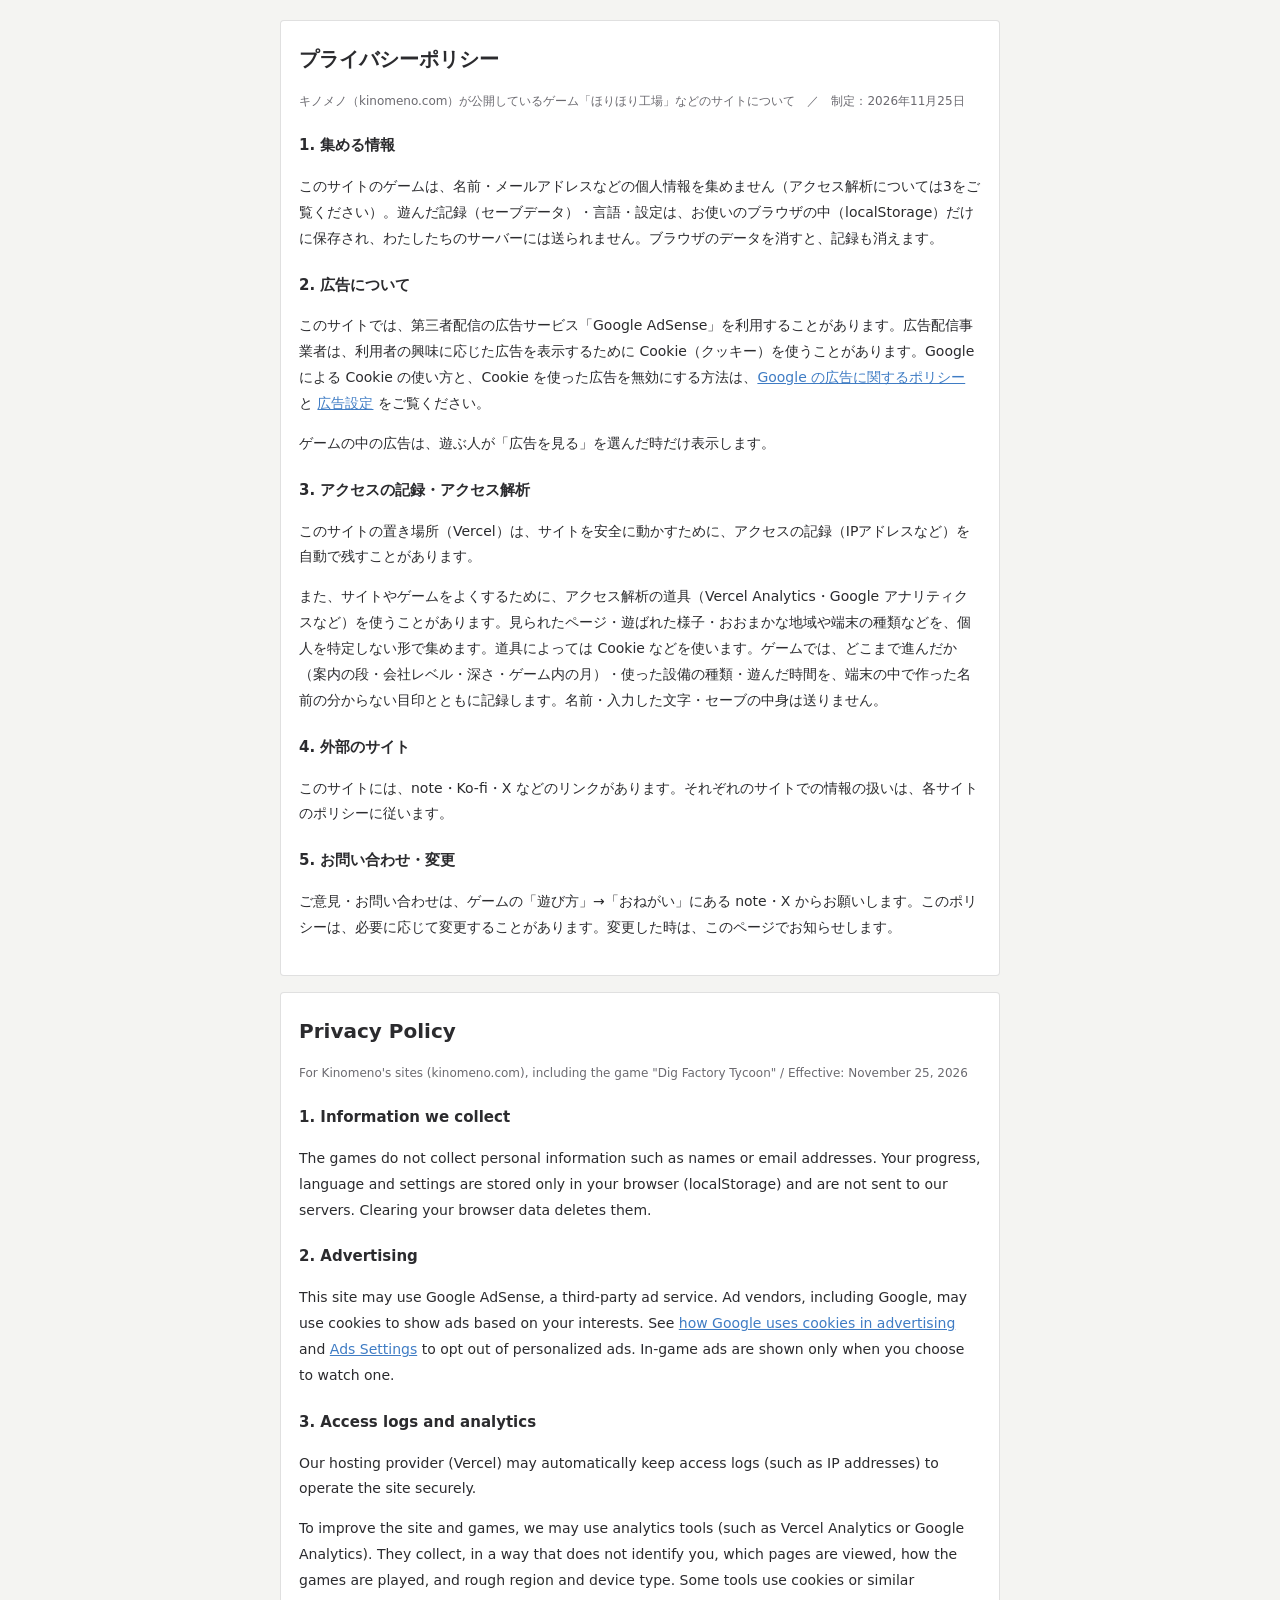
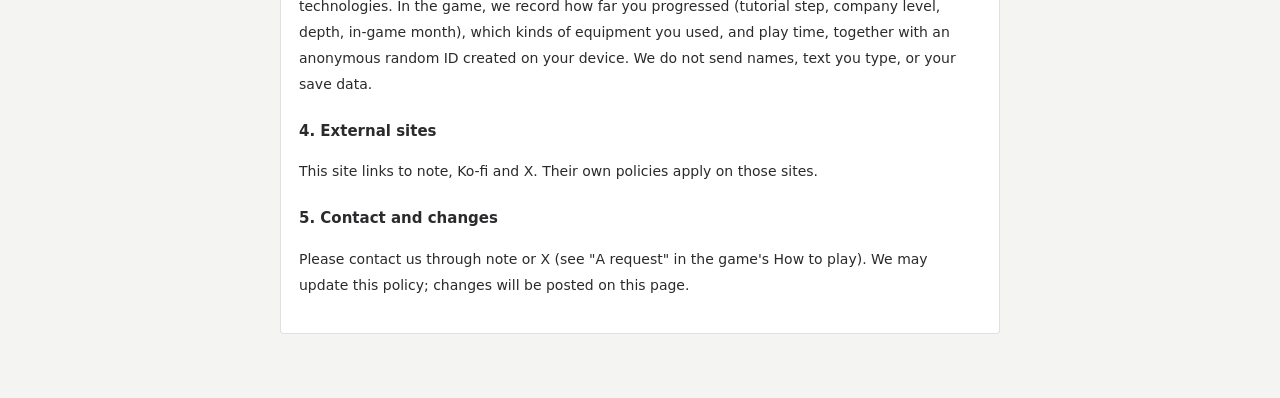
<file: privacy/index.html>
<!doctype html>
<html lang="ja">
<head>
<meta charset="utf-8">
<meta name="viewport" content="width=device-width, initial-scale=1">
<title>プライバシーポリシー / Privacy Policy</title>
<link rel="icon" type="image/svg+xml" href="../favicon.svg">
<style>
:root { --bg: #f4f4f2; --paper: #fff; --text: #2b2b2e; --sub: #6b6a70; --line: rgba(0,0,0,.12); }
body { margin: 0; background: var(--bg); color: var(--text); font-family: "Hiragino Sans", "Yu Gothic UI", "Meiryo", system-ui, sans-serif; line-height: 1.85; }
main { max-width: 720px; margin: 0 auto; padding: 20px 16px 48px; }
article { background: var(--paper); border: 1px solid var(--line); border-radius: 4px; padding: 20px 18px; margin-bottom: 16px; }
h1 { font-size: 20px; margin: 0 0 4px; } h2 { font-size: 15px; margin: 20px 0 6px; }
p, li { font-size: 14px; } .sub { color: var(--sub); font-size: 12px; }
a { color: #3f7cc4; }
</style>
</head>
<body>
<main>
<article>
<h1>プライバシーポリシー</h1>
<p class="sub">キノメノ（kinomeno.com）が公開しているゲーム「ほりほり工場」などのサイトについて　／　制定：2026年11月25日</p>

<h2>1. 集める情報</h2>
<p>このサイトのゲームは、名前・メールアドレスなどの個人情報を集めません（アクセス解析については3をご覧ください）。遊んだ記録（セーブデータ）・言語・設定は、お使いのブラウザの中（localStorage）だけに保存され、わたしたちのサーバーには送られません。ブラウザのデータを消すと、記録も消えます。</p>

<h2>2. 広告について</h2>
<p>このサイトでは、第三者配信の広告サービス「Google AdSense」を利用することがあります。広告配信事業者は、利用者の興味に応じた広告を表示するために Cookie（クッキー）を使うことがあります。Google による Cookie の使い方と、Cookie を使った広告を無効にする方法は、<a href="https://policies.google.com/technologies/ads?hl=ja" target="_blank" rel="noopener">Google の広告に関するポリシー</a> と <a href="https://www.google.com/settings/ads" target="_blank" rel="noopener">広告設定</a> をご覧ください。</p>
<p>ゲームの中の広告は、遊ぶ人が「広告を見る」を選んだ時だけ表示します。</p>

<h2>3. アクセスの記録・アクセス解析</h2>
<p>このサイトの置き場所（Vercel）は、サイトを安全に動かすために、アクセスの記録（IPアドレスなど）を自動で残すことがあります。</p>
<p>また、サイトやゲームをよくするために、アクセス解析の道具（Vercel Analytics・Google アナリティクスなど）を使うことがあります。見られたページ・遊ばれた様子・おおまかな地域や端末の種類などを、個人を特定しない形で集めます。道具によっては Cookie などを使います。ゲームでは、どこまで進んだか（案内の段・会社レベル・深さ・ゲーム内の月）・使った設備の種類・遊んだ時間を、端末の中で作った名前の分からない目印とともに記録します。名前・入力した文字・セーブの中身は送りません。</p>

<h2>4. 外部のサイト</h2>
<p>このサイトには、note・Ko-fi・X などのリンクがあります。それぞれのサイトでの情報の扱いは、各サイトのポリシーに従います。</p>

<h2>5. お問い合わせ・変更</h2>
<p>ご意見・お問い合わせは、ゲームの「遊び方」→「おねがい」にある note・X からお願いします。このポリシーは、必要に応じて変更することがあります。変更した時は、このページでお知らせします。</p>
</article>

<article lang="en">
<h1>Privacy Policy</h1>
<p class="sub">For Kinomeno's sites (kinomeno.com), including the game "Dig Factory Tycoon" / Effective: November 25, 2026</p>
<h2>1. Information we collect</h2>
<p>The games do not collect personal information such as names or email addresses. Your progress, language and settings are stored only in your browser (localStorage) and are not sent to our servers. Clearing your browser data deletes them.</p>
<h2>2. Advertising</h2>
<p>This site may use Google AdSense, a third-party ad service. Ad vendors, including Google, may use cookies to show ads based on your interests. See <a href="https://policies.google.com/technologies/ads" target="_blank" rel="noopener">how Google uses cookies in advertising</a> and <a href="https://www.google.com/settings/ads" target="_blank" rel="noopener">Ads Settings</a> to opt out of personalized ads. In-game ads are shown only when you choose to watch one.</p>
<h2>3. Access logs and analytics</h2>
<p>Our hosting provider (Vercel) may automatically keep access logs (such as IP addresses) to operate the site securely.</p>
<p>To improve the site and games, we may use analytics tools (such as Vercel Analytics or Google Analytics). They collect, in a way that does not identify you, which pages are viewed, how the games are played, and rough region and device type. Some tools use cookies or similar technologies. In the game, we record how far you progressed (tutorial step, company level, depth, in-game month), which kinds of equipment you used, and play time, together with an anonymous random ID created on your device. We do not send names, text you type, or your save data.</p>
<h2>4. External sites</h2>
<p>This site links to note, Ko-fi and X. Their own policies apply on those sites.</p>
<h2>5. Contact and changes</h2>
<p>Please contact us through note or X (see "A request" in the game's How to play). We may update this policy; changes will be posted on this page.</p>
</article>
</main>
<script src="/js/pv.js?v=1" defer></script>
</body>
</html>
</file>
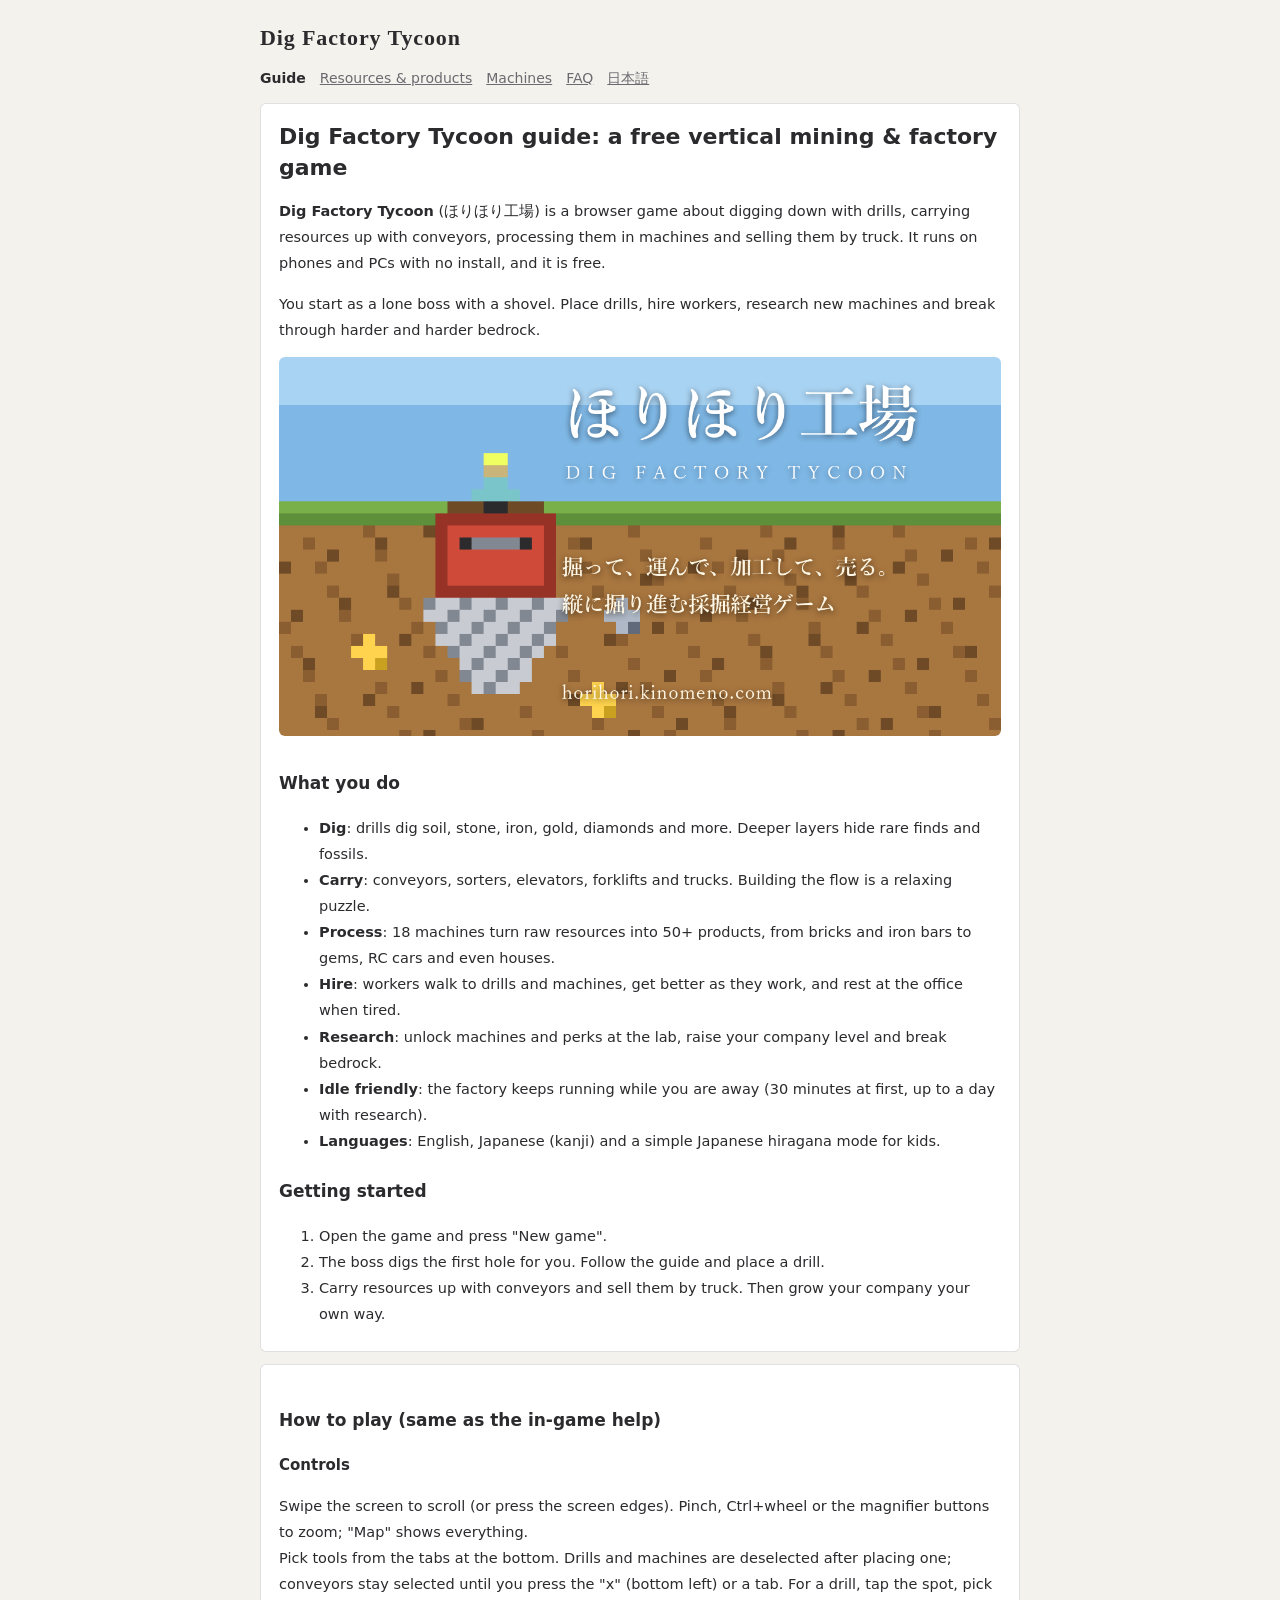
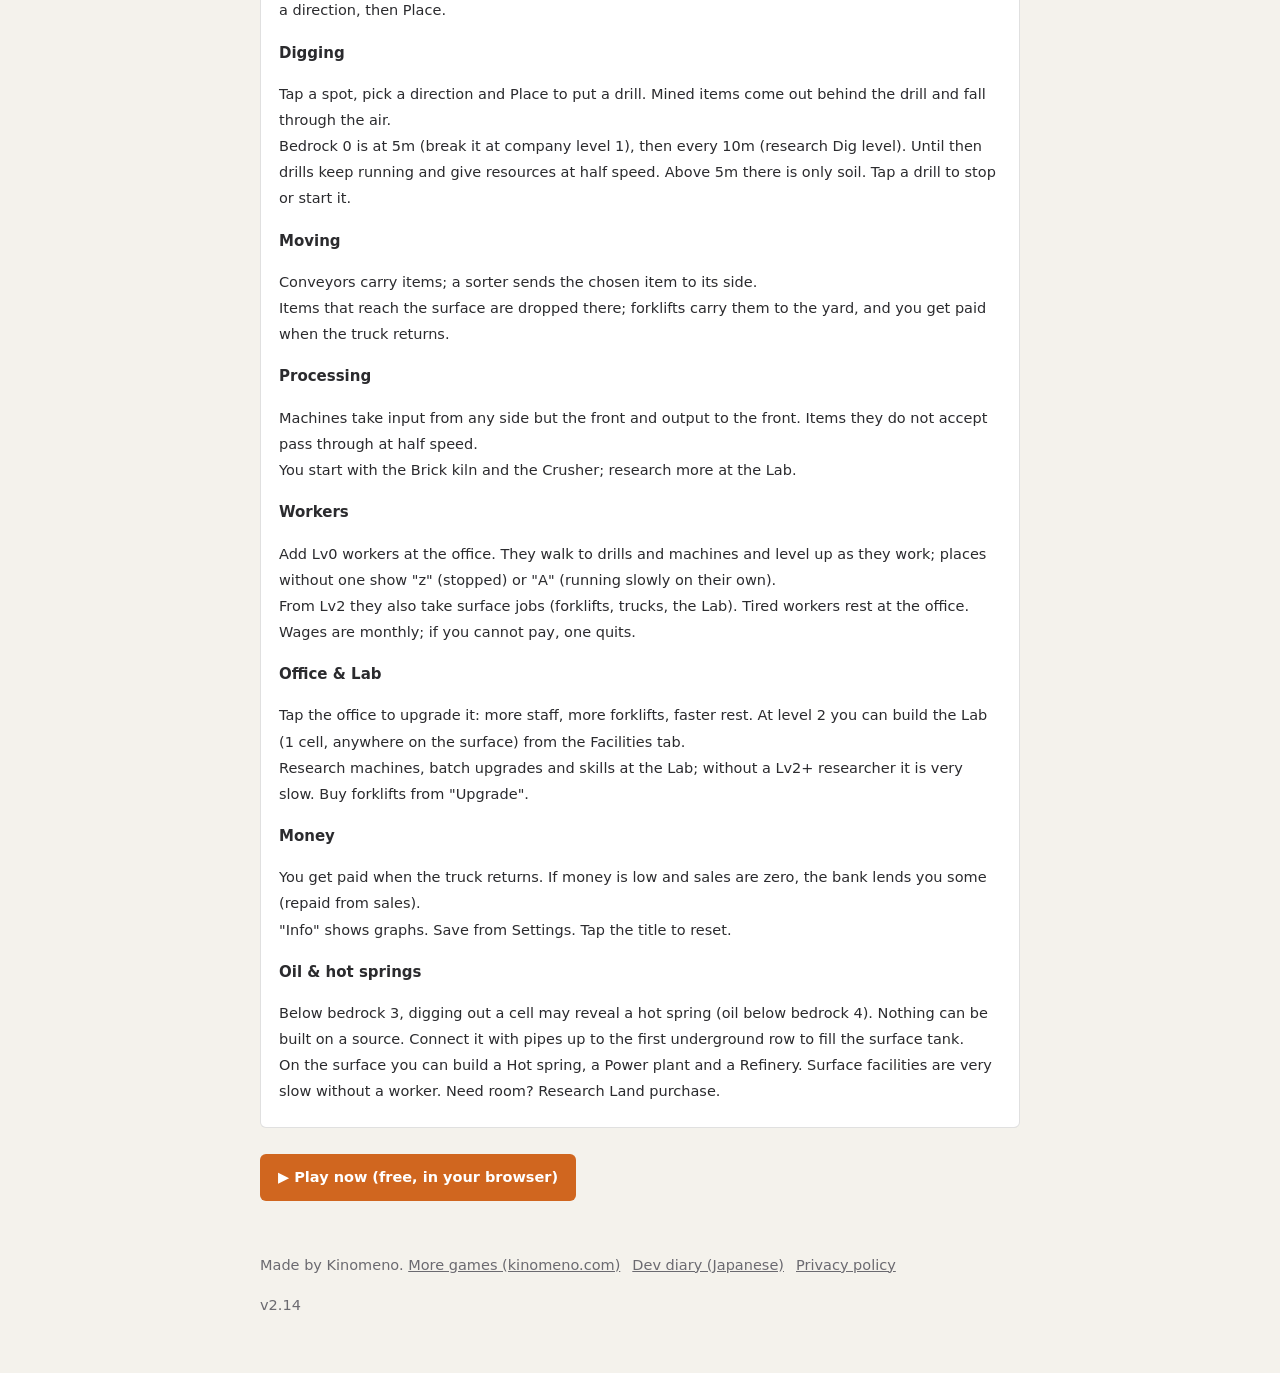
<file: en/guide/index.html>
<!doctype html>
<html lang="en">
<head>
<meta charset="utf-8">
<meta name="viewport" content="width=device-width, initial-scale=1">
<title>Dig Factory Tycoon guide | Free browser mining &amp; factory game</title>
<meta name="description" content="How to play Dig Factory Tycoon, a free browser game where you dig with drills, carry resources on conveyors, process them in machines and sell them. Works on phone and PC.">
<link rel="canonical" href="https://horihori.kinomeno.com/en/guide/">
<link rel="alternate" hreflang="en" href="https://horihori.kinomeno.com/en/guide/">
<link rel="alternate" hreflang="ja" href="https://horihori.kinomeno.com/guide/">
<link rel="alternate" hreflang="x-default" href="https://horihori.kinomeno.com/guide/">
<meta property="og:title" content="Dig Factory Tycoon guide | Free browser mining &amp; factory game">
<meta property="og:description" content="How to play Dig Factory Tycoon, a free browser game where you dig with drills, carry resources on conveyors, process them in machines and sell them. Works on phone and PC.">
<meta property="og:url" content="https://horihori.kinomeno.com/en/guide/">
<meta property="og:image" content="https://horihori.kinomeno.com/icons/og.png">
<meta property="og:type" content="website">
<meta name="twitter:card" content="summary_large_image">
<link rel="icon" type="image/png" sizes="32x32" href="/icons/favicon-32.png?v=199">
<style>
:root { --bg: #f4f2ec; --paper: #fff; --text: #2b2b2e; --sub: #6b6a70; --line: rgba(0,0,0,.12); --accent: #d0661f; }
@media (prefers-color-scheme: dark) { :root { --bg: #1d1f24; --paper: #25282e; --text: #e8e6e1; --sub: #a3a2a8; --line: rgba(255,255,255,.14); } }
body { margin: 0; background: var(--bg); color: var(--text); font-family: "Hiragino Sans", "Yu Gothic UI", "Meiryo", system-ui, sans-serif; line-height: 1.8; }
header, main, footer { max-width: 760px; margin: 0 auto; padding: 0 16px; }
header { padding-top: 18px; } header .t { font-family: "Shippori Mincho B1", "Yu Mincho", serif; font-size: 22px; font-weight: 600; letter-spacing: .04em; color: inherit; text-decoration: none; }
nav { display: flex; flex-wrap: wrap; gap: 6px 14px; margin: 8px 0 4px; font-size: 14px; } nav a { color: var(--sub); } nav a[aria-current] { color: var(--text); font-weight: 700; text-decoration: none; }
.play { display: inline-block; margin: 12px 0; padding: 10px 18px; background: var(--accent); color: #fff; border-radius: 6px; text-decoration: none; font-weight: 700; }
article { background: var(--paper); border: 1px solid var(--line); border-radius: 6px; padding: 18px 18px 8px; margin: 12px 0; }
h1 { font-size: 22px; margin: 0 0 6px; line-height: 1.4; } h2 { font-size: 17px; margin: 22px 0 6px; } h3 { font-size: 15px; margin: 16px 0 4px; }
p, li, td, th { font-size: 14.5px; } .sub { color: var(--sub); font-size: 13px; }
table { border-collapse: collapse; width: 100%; margin: 8px 0 14px; } th, td { border-bottom: 1px solid var(--line); padding: 6px 6px; text-align: left; vertical-align: top; } th { font-size: 13px; color: var(--sub); font-weight: 600; }
td.n { white-space: nowrap; font-variant-numeric: tabular-nums; text-align: right; }
img { max-width: 100%; height: auto; border-radius: 6px; }
footer { padding: 10px 16px 40px; font-size: 13px; color: var(--sub); } footer a { color: var(--sub); margin-right: 12px; }
a { color: #3f7cc4; }
</style>
<script type="application/ld+json">{"@context":"https://schema.org","@type":"VideoGame","name":"Dig Factory Tycoon","alternateName":"ほりほり工場","url":"https://horihori.kinomeno.com/","image":"https://horihori.kinomeno.com/icons/og.png","inLanguage":["ja","en"],"genre":["Management simulation","Mining","Idle game"],"gamePlatform":["Web browser","iOS (Safari)","Android (Chrome)","PC"],"applicationCategory":"Game","operatingSystem":"Any (web browser)","offers":{"@type":"Offer","price":"0","priceCurrency":"JPY"},"author":{"@type":"Person","name":"キノメノ / Kinomeno","url":"https://www.kinomeno.com/"},"description":"Dig down with drills, carry resources on conveyors, process them in machines and sell by truck. A free browser mining & factory management game."}</script>
</head>
<body>
<header>
<a class="t" href="/">Dig Factory Tycoon</a>
<nav><a href="/en/guide/" aria-current="page">Guide</a><a href="/en/guide/items.html">Resources &amp; products</a><a href="/en/guide/machines.html">Machines</a><a href="/en/guide/faq.html">FAQ</a><a href="/guide/" hreflang="ja">日本語</a></nav>
</header>
<main>
<article>
<h1>Dig Factory Tycoon guide: a free vertical mining & factory game</h1>
<p><b>Dig Factory Tycoon</b> (ほりほり工場) is a browser game about digging down with drills, carrying resources up with conveyors, processing them in machines and selling them by truck. It runs on phones and PCs with no install, and it is free.</p>
<p>You start as a lone boss with a shovel. Place drills, hire workers, research new machines and break through harder and harder bedrock.</p>
<img src="/icons/og.png" alt="Dig Factory Tycoon title image" width="1200" height="630" loading="lazy">
<h2>What you do</h2>
<ul>
<li><b>Dig</b>: drills dig soil, stone, iron, gold, diamonds and more. Deeper layers hide rare finds and fossils.</li>
<li><b>Carry</b>: conveyors, sorters, elevators, forklifts and trucks. Building the flow is a relaxing puzzle.</li>
<li><b>Process</b>: 18 machines turn raw resources into 50+ products, from bricks and iron bars to gems, RC cars and even houses.</li>
<li><b>Hire</b>: workers walk to drills and machines, get better as they work, and rest at the office when tired.</li>
<li><b>Research</b>: unlock machines and perks at the lab, raise your company level and break bedrock.</li>
<li><b>Idle friendly</b>: the factory keeps running while you are away (30 minutes at first, up to a day with research).</li>
<li><b>Languages</b>: English, Japanese (kanji) and a simple Japanese hiragana mode for kids.</li>
</ul>
<h2>Getting started</h2>
<ol>
<li>Open the game and press "New game".</li>
<li>The boss digs the first hole for you. Follow the guide and place a drill.</li>
<li>Carry resources up with conveyors and sell them by truck. Then grow your company your own way.</li>
</ol>
</article><article><h2>How to play (same as the in-game help)</h2>
<h3>Controls</h3><p>Swipe the screen to scroll (or press the screen edges). Pinch, Ctrl+wheel or the magnifier buttons to zoom; &quot;Map&quot; shows everything.<br>Pick tools from the tabs at the bottom. Drills and machines are deselected after placing one; conveyors stay selected until you press the &quot;x&quot; (bottom left) or a tab. For a drill, tap the spot, pick a direction, then Place.</p>
<h3>Digging</h3><p>Tap a spot, pick a direction and Place to put a drill. Mined items come out behind the drill and fall through the air.<br>Bedrock 0 is at 5m (break it at company level 1), then every 10m (research Dig level). Until then drills keep running and give resources at half speed. Above 5m there is only soil. Tap a drill to stop or start it.</p>
<h3>Moving</h3><p>Conveyors carry items; a sorter sends the chosen item to its side.<br>Items that reach the surface are dropped there; forklifts carry them to the yard, and you get paid when the truck returns.</p>
<h3>Processing</h3><p>Machines take input from any side but the front and output to the front. Items they do not accept pass through at half speed.<br>You start with the Brick kiln and the Crusher; research more at the Lab.</p>
<h3>Workers</h3><p>Add Lv0 workers at the office. They walk to drills and machines and level up as they work; places without one show &quot;z&quot; (stopped) or &quot;A&quot; (running slowly on their own).<br>From Lv2 they also take surface jobs (forklifts, trucks, the Lab). Tired workers rest at the office. Wages are monthly; if you cannot pay, one quits.</p>
<h3>Office &amp; Lab</h3><p>Tap the office to upgrade it: more staff, more forklifts, faster rest. At level 2 you can build the Lab (1 cell, anywhere on the surface) from the Facilities tab.<br>Research machines, batch upgrades and skills at the Lab; without a Lv2+ researcher it is very slow. Buy forklifts from &quot;Upgrade&quot;.</p>
<h3>Money</h3><p>You get paid when the truck returns. If money is low and sales are zero, the bank lends you some (repaid from sales).<br>&quot;Info&quot; shows graphs. Save from Settings. Tap the title to reset.</p>
<h3>Oil &amp; hot springs</h3><p>Below bedrock 3, digging out a cell may reveal a hot spring (oil below bedrock 4). Nothing can be built on a source. Connect it with pipes up to the first underground row to fill the surface tank.<br>On the surface you can build a Hot spring, a Power plant and a Refinery. Surface facilities are very slow without a worker. Need room? Research Land purchase.</p></article>
<p><a class="play" href="/">▶ Play now (free, in your browser)</a></p>
</main>
<footer>
<p>Made by Kinomeno. <a href="https://www.kinomeno.com/">More games (kinomeno.com)</a><a href="/diary/">Dev diary (Japanese)</a><a href="/privacy/">Privacy policy</a></p>
<p>v2.14</p>
</footer>
<script src="/js/pv.js?v=1" defer></script>
</body>
</html>
</file>
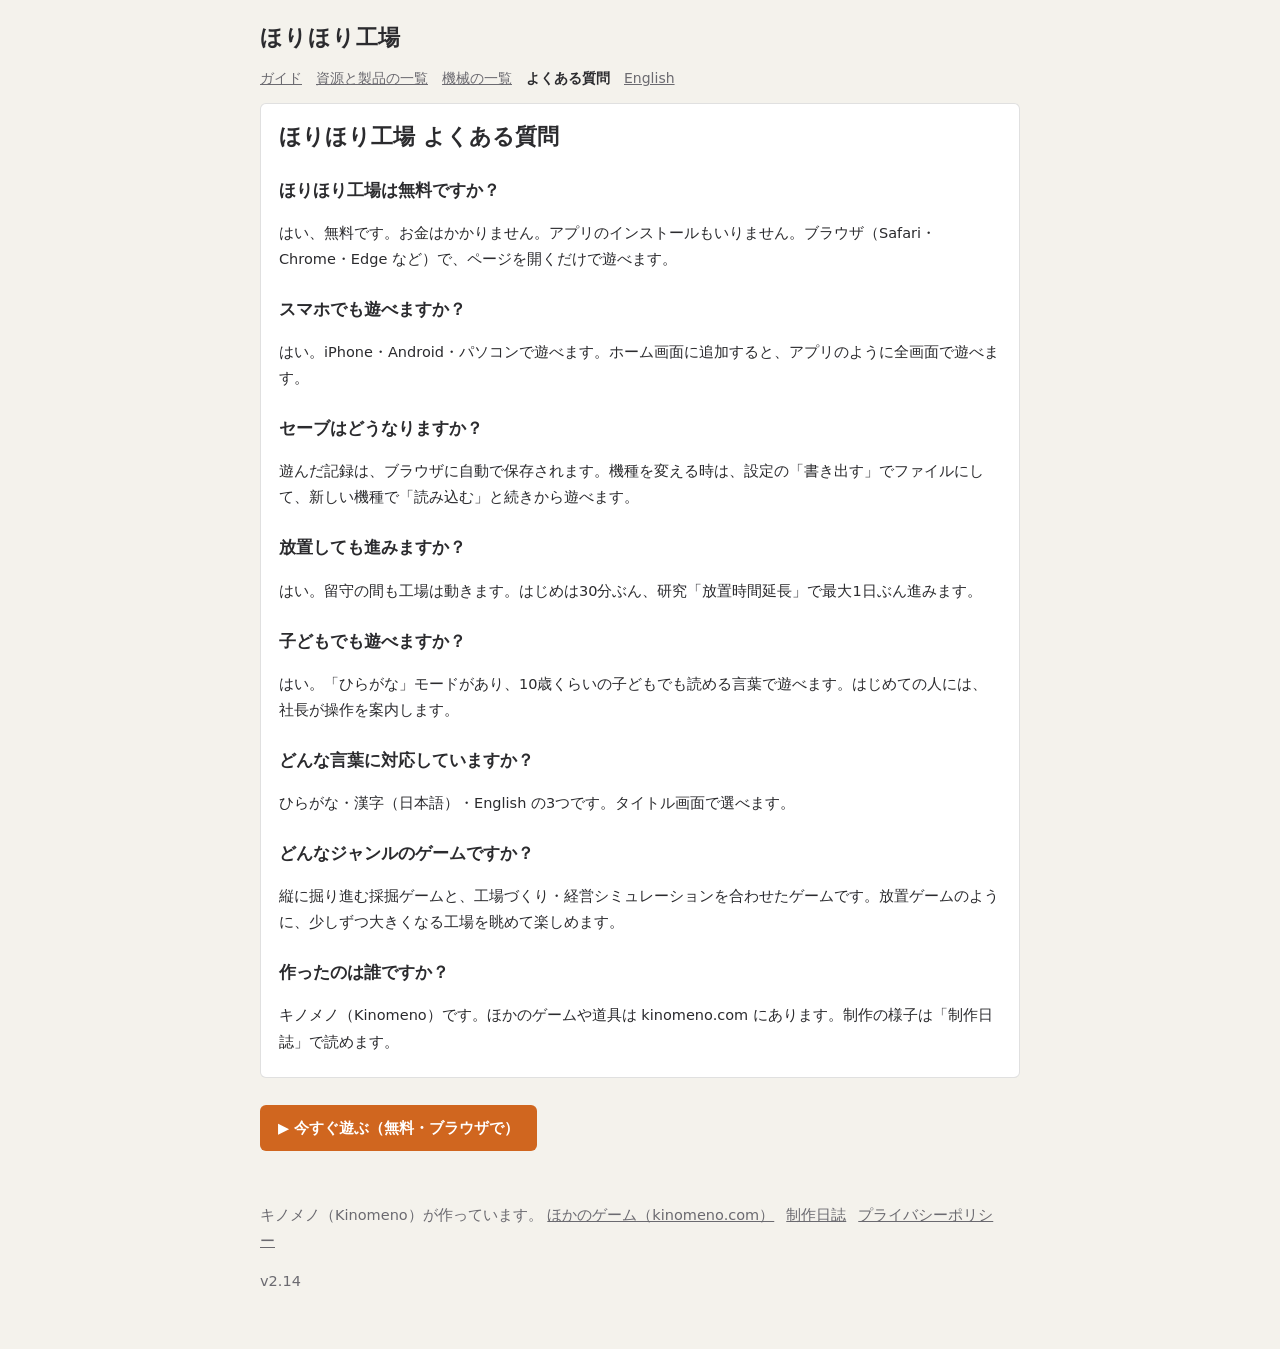
<file: guide/faq.html>
<!doctype html>
<html lang="ja">
<head>
<meta charset="utf-8">
<meta name="viewport" content="width=device-width, initial-scale=1">
<title>ほりほり工場 よくある質問｜無料？スマホ？セーブは？</title>
<meta name="description" content="ほりほり工場のよくある質問。無料で遊べる？スマホは？セーブや放置は？子どもでも遊べる？">
<link rel="canonical" href="https://horihori.kinomeno.com/guide/faq.html">
<link rel="alternate" hreflang="ja" href="https://horihori.kinomeno.com/guide/faq.html">
<link rel="alternate" hreflang="en" href="https://horihori.kinomeno.com/en/guide/faq.html">
<link rel="alternate" hreflang="x-default" href="https://horihori.kinomeno.com/guide/faq.html">
<meta property="og:title" content="ほりほり工場 よくある質問｜無料？スマホ？セーブは？">
<meta property="og:description" content="ほりほり工場のよくある質問。無料で遊べる？スマホは？セーブや放置は？子どもでも遊べる？">
<meta property="og:url" content="https://horihori.kinomeno.com/guide/faq.html">
<meta property="og:image" content="https://horihori.kinomeno.com/icons/og.png">
<meta property="og:type" content="website">
<meta name="twitter:card" content="summary_large_image">
<link rel="icon" type="image/png" sizes="32x32" href="/icons/favicon-32.png?v=199">
<style>
:root { --bg: #f4f2ec; --paper: #fff; --text: #2b2b2e; --sub: #6b6a70; --line: rgba(0,0,0,.12); --accent: #d0661f; }
@media (prefers-color-scheme: dark) { :root { --bg: #1d1f24; --paper: #25282e; --text: #e8e6e1; --sub: #a3a2a8; --line: rgba(255,255,255,.14); } }
body { margin: 0; background: var(--bg); color: var(--text); font-family: "Hiragino Sans", "Yu Gothic UI", "Meiryo", system-ui, sans-serif; line-height: 1.8; }
header, main, footer { max-width: 760px; margin: 0 auto; padding: 0 16px; }
header { padding-top: 18px; } header .t { font-family: "Shippori Mincho B1", "Yu Mincho", serif; font-size: 22px; font-weight: 600; letter-spacing: .04em; color: inherit; text-decoration: none; }
nav { display: flex; flex-wrap: wrap; gap: 6px 14px; margin: 8px 0 4px; font-size: 14px; } nav a { color: var(--sub); } nav a[aria-current] { color: var(--text); font-weight: 700; text-decoration: none; }
.play { display: inline-block; margin: 12px 0; padding: 10px 18px; background: var(--accent); color: #fff; border-radius: 6px; text-decoration: none; font-weight: 700; }
article { background: var(--paper); border: 1px solid var(--line); border-radius: 6px; padding: 18px 18px 8px; margin: 12px 0; }
h1 { font-size: 22px; margin: 0 0 6px; line-height: 1.4; } h2 { font-size: 17px; margin: 22px 0 6px; } h3 { font-size: 15px; margin: 16px 0 4px; }
p, li, td, th { font-size: 14.5px; } .sub { color: var(--sub); font-size: 13px; }
table { border-collapse: collapse; width: 100%; margin: 8px 0 14px; } th, td { border-bottom: 1px solid var(--line); padding: 6px 6px; text-align: left; vertical-align: top; } th { font-size: 13px; color: var(--sub); font-weight: 600; }
td.n { white-space: nowrap; font-variant-numeric: tabular-nums; text-align: right; }
img { max-width: 100%; height: auto; border-radius: 6px; }
footer { padding: 10px 16px 40px; font-size: 13px; color: var(--sub); } footer a { color: var(--sub); margin-right: 12px; }
a { color: #3f7cc4; }
</style>
<script type="application/ld+json">{"@context":"https://schema.org","@type":"FAQPage","mainEntity":[{"@type":"Question","name":"ほりほり工場は無料ですか？","acceptedAnswer":{"@type":"Answer","text":"はい、無料です。お金はかかりません。アプリのインストールもいりません。ブラウザ（Safari・Chrome・Edge など）で、ページを開くだけで遊べます。"}},{"@type":"Question","name":"スマホでも遊べますか？","acceptedAnswer":{"@type":"Answer","text":"はい。iPhone・Android・パソコンで遊べます。ホーム画面に追加すると、アプリのように全画面で遊べます。"}},{"@type":"Question","name":"セーブはどうなりますか？","acceptedAnswer":{"@type":"Answer","text":"遊んだ記録は、ブラウザに自動で保存されます。機種を変える時は、設定の「書き出す」でファイルにして、新しい機種で「読み込む」と続きから遊べます。"}},{"@type":"Question","name":"放置しても進みますか？","acceptedAnswer":{"@type":"Answer","text":"はい。留守の間も工場は動きます。はじめは30分ぶん、研究「放置時間延長」で最大1日ぶん進みます。"}},{"@type":"Question","name":"子どもでも遊べますか？","acceptedAnswer":{"@type":"Answer","text":"はい。「ひらがな」モードがあり、10歳くらいの子どもでも読める言葉で遊べます。はじめての人には、社長が操作を案内します。"}},{"@type":"Question","name":"どんな言葉に対応していますか？","acceptedAnswer":{"@type":"Answer","text":"ひらがな・漢字（日本語）・English の3つです。タイトル画面で選べます。"}},{"@type":"Question","name":"どんなジャンルのゲームですか？","acceptedAnswer":{"@type":"Answer","text":"縦に掘り進む採掘ゲームと、工場づくり・経営シミュレーションを合わせたゲームです。放置ゲームのように、少しずつ大きくなる工場を眺めて楽しめます。"}},{"@type":"Question","name":"作ったのは誰ですか？","acceptedAnswer":{"@type":"Answer","text":"キノメノ（Kinomeno）です。ほかのゲームや道具は kinomeno.com にあります。制作の様子は「制作日誌」で読めます。"}}]}</script>
</head>
<body>
<header>
<a class="t" href="/">ほりほり工場</a>
<nav><a href="/guide/">ガイド</a><a href="/guide/items.html">資源と製品の一覧</a><a href="/guide/machines.html">機械の一覧</a><a href="/guide/faq.html" aria-current="page">よくある質問</a><a href="/en/guide/faq.html" hreflang="en">English</a></nav>
</header>
<main>
<article><h1>ほりほり工場 よくある質問</h1>
<h2>ほりほり工場は無料ですか？</h2><p>はい、無料です。お金はかかりません。アプリのインストールもいりません。ブラウザ（Safari・Chrome・Edge など）で、ページを開くだけで遊べます。</p>
<h2>スマホでも遊べますか？</h2><p>はい。iPhone・Android・パソコンで遊べます。ホーム画面に追加すると、アプリのように全画面で遊べます。</p>
<h2>セーブはどうなりますか？</h2><p>遊んだ記録は、ブラウザに自動で保存されます。機種を変える時は、設定の「書き出す」でファイルにして、新しい機種で「読み込む」と続きから遊べます。</p>
<h2>放置しても進みますか？</h2><p>はい。留守の間も工場は動きます。はじめは30分ぶん、研究「放置時間延長」で最大1日ぶん進みます。</p>
<h2>子どもでも遊べますか？</h2><p>はい。「ひらがな」モードがあり、10歳くらいの子どもでも読める言葉で遊べます。はじめての人には、社長が操作を案内します。</p>
<h2>どんな言葉に対応していますか？</h2><p>ひらがな・漢字（日本語）・English の3つです。タイトル画面で選べます。</p>
<h2>どんなジャンルのゲームですか？</h2><p>縦に掘り進む採掘ゲームと、工場づくり・経営シミュレーションを合わせたゲームです。放置ゲームのように、少しずつ大きくなる工場を眺めて楽しめます。</p>
<h2>作ったのは誰ですか？</h2><p>キノメノ（Kinomeno）です。ほかのゲームや道具は kinomeno.com にあります。制作の様子は「制作日誌」で読めます。</p></article>
<p><a class="play" href="/">▶ 今すぐ遊ぶ（無料・ブラウザで）</a></p>
</main>
<footer>
<p>キノメノ（Kinomeno）が作っています。 <a href="https://www.kinomeno.com/">ほかのゲーム（kinomeno.com）</a><a href="/diary/">制作日誌</a><a href="/privacy/">プライバシーポリシー</a></p>
<p>v2.14</p>
</footer>
<script src="/js/pv.js?v=1" defer></script>
</body>
</html>
</file>
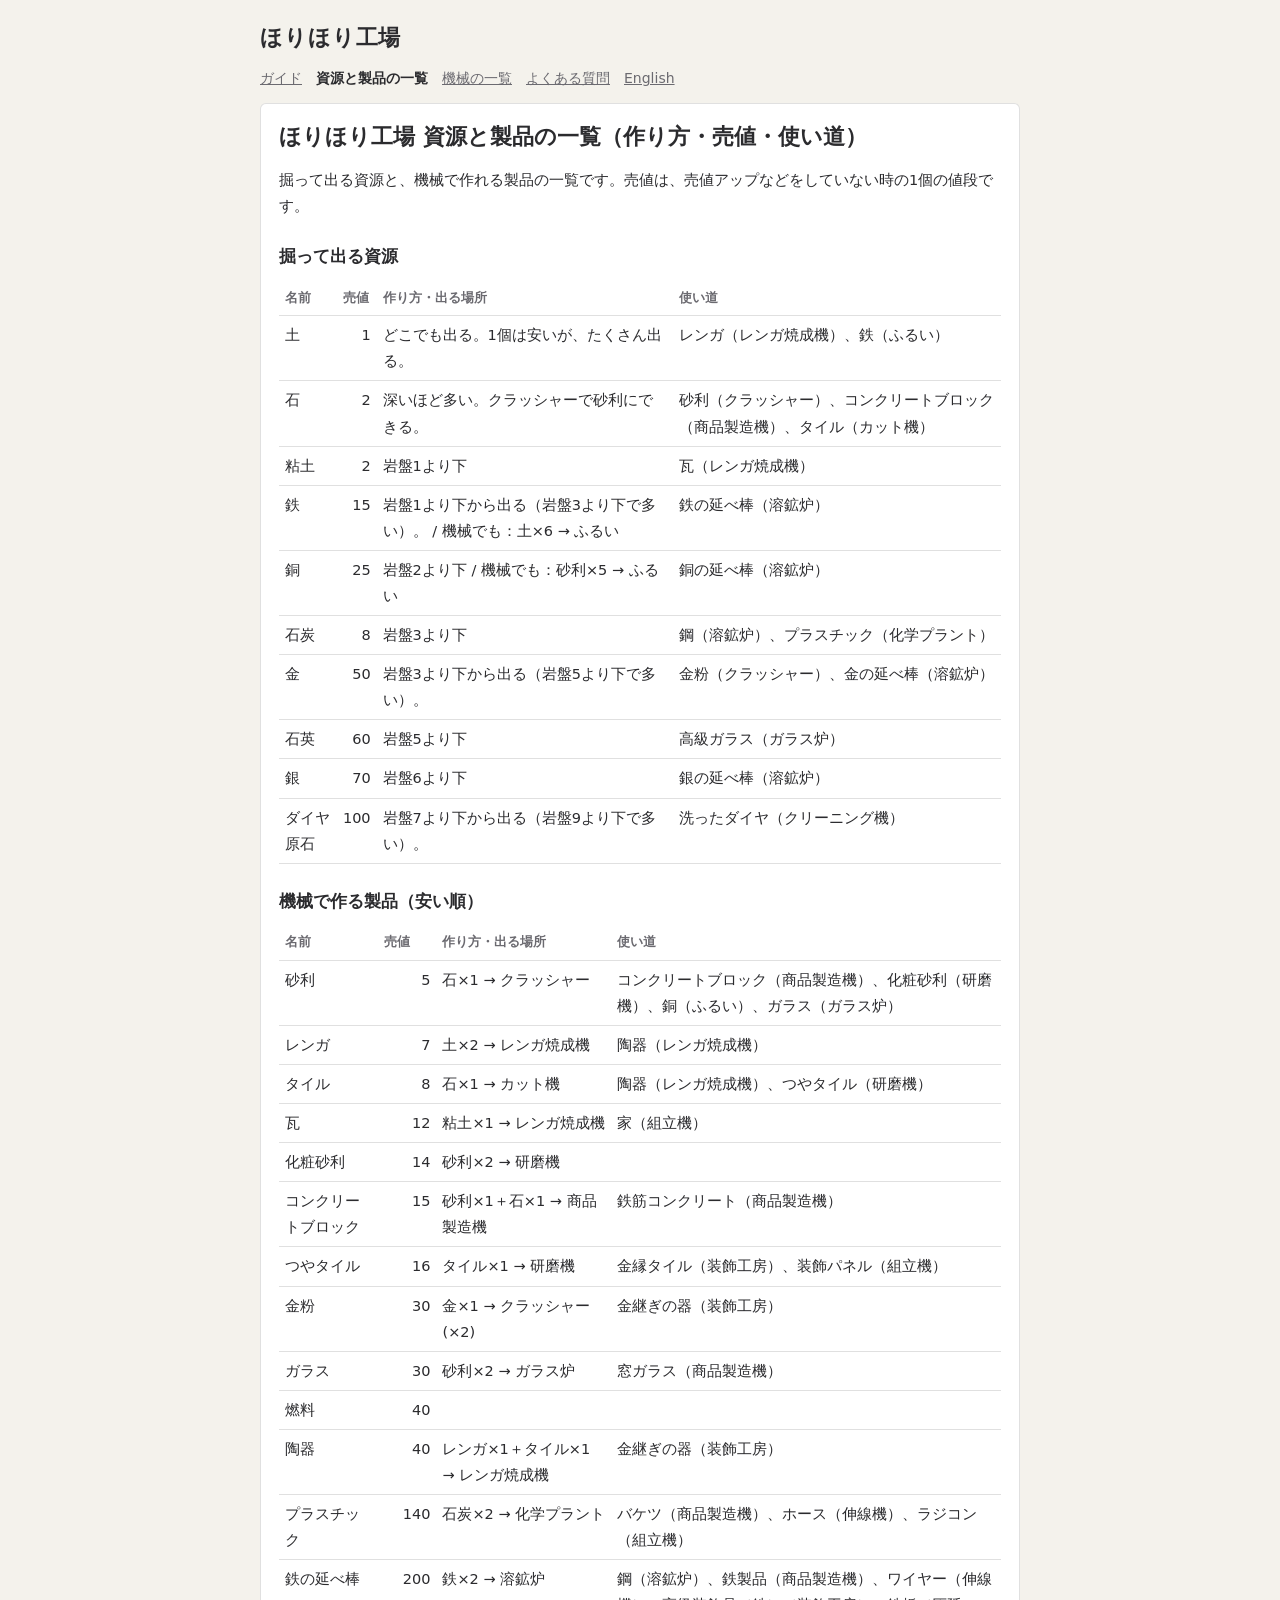
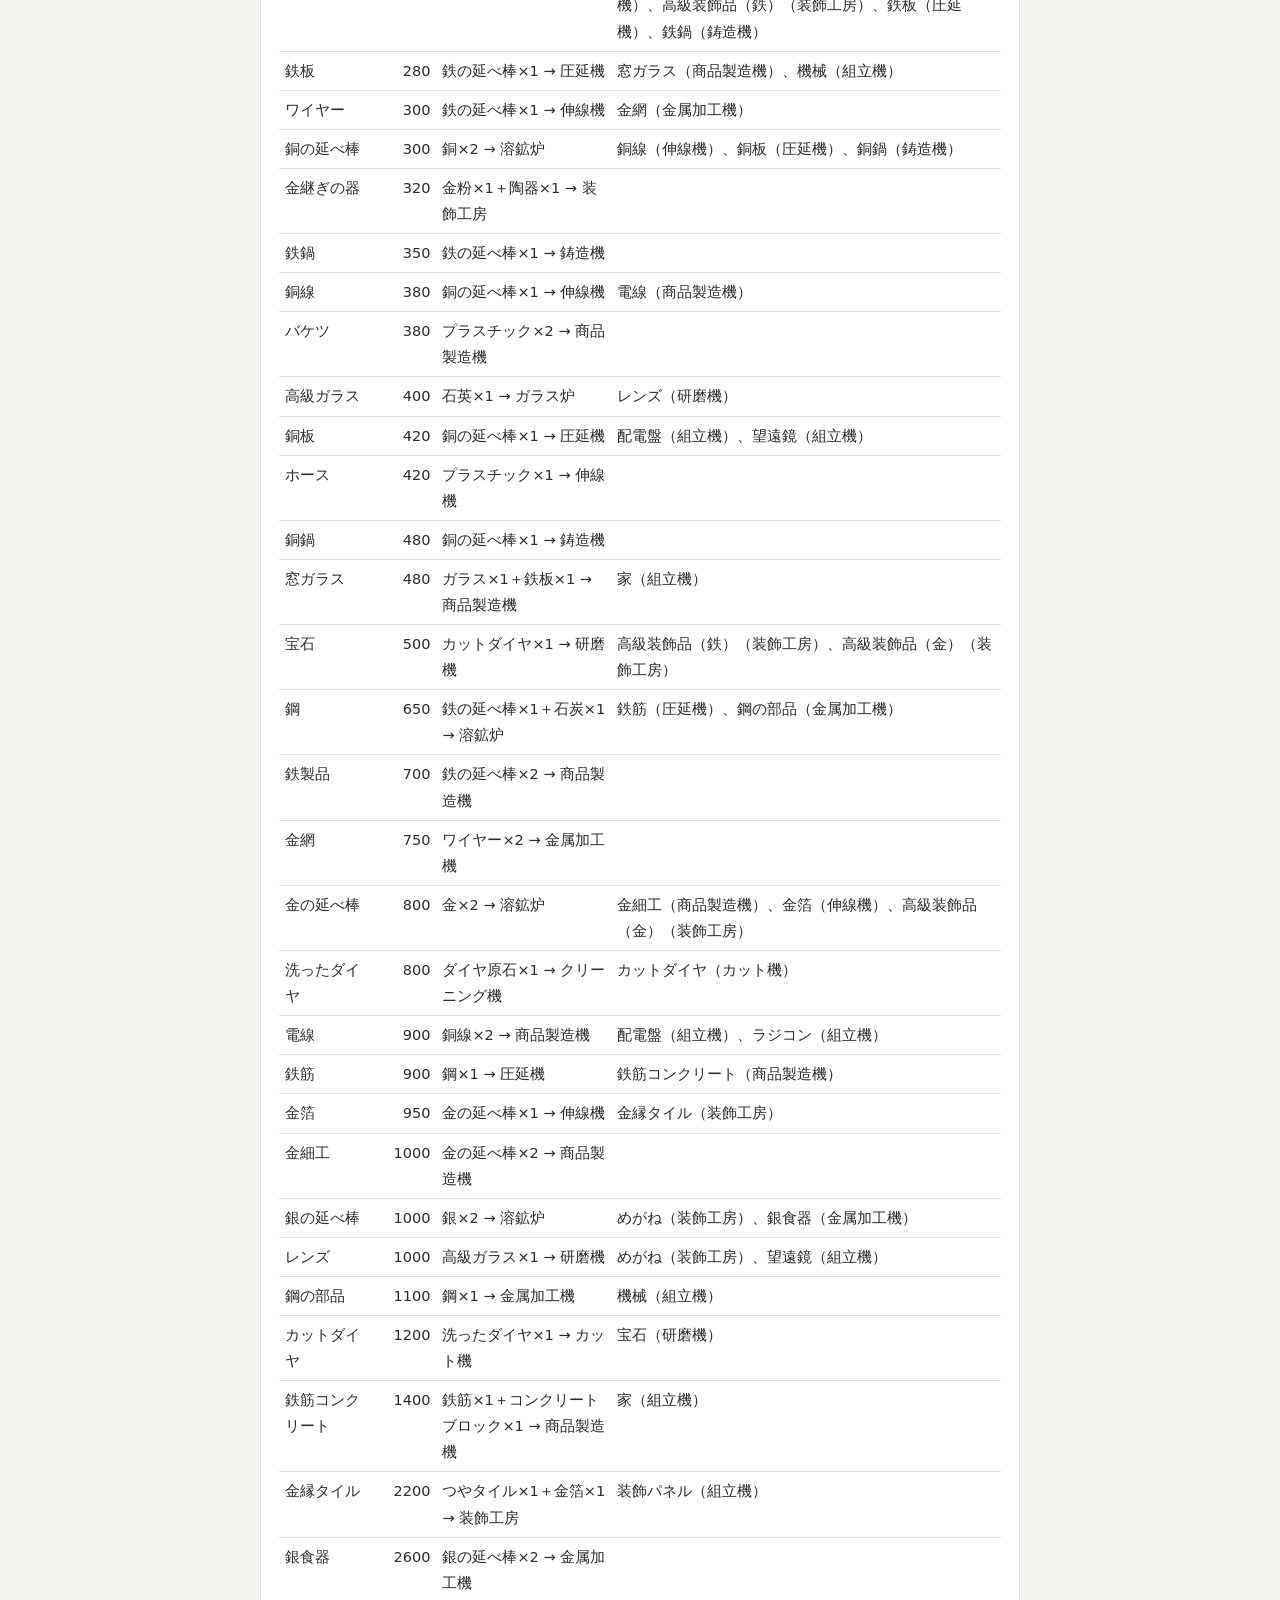
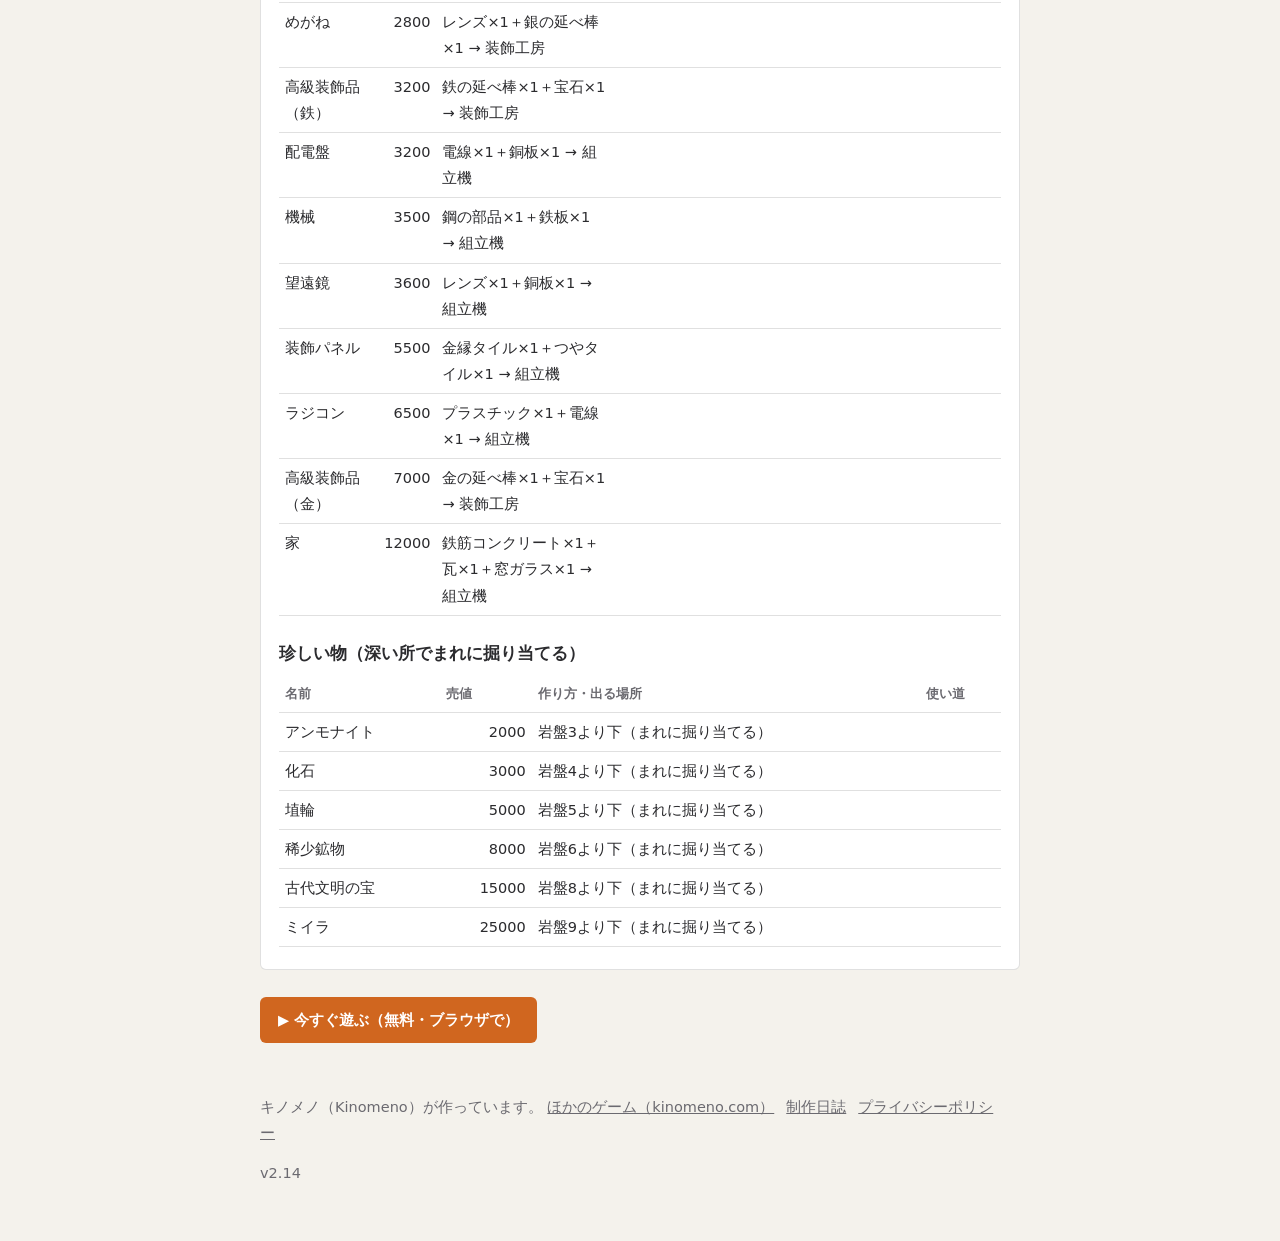
<file: guide/items.html>
<!doctype html>
<html lang="ja">
<head>
<meta charset="utf-8">
<meta name="viewport" content="width=device-width, initial-scale=1">
<title>ほりほり工場 資源と製品の一覧｜作り方・売値・使い道</title>
<meta name="description" content="ほりほり工場の資源と製品、全部の一覧。鉄・金・ダイヤから、鉄の延べ棒・宝石・ラジコン・家まで、作り方と売値と使い道。">
<link rel="canonical" href="https://horihori.kinomeno.com/guide/items.html">
<link rel="alternate" hreflang="ja" href="https://horihori.kinomeno.com/guide/items.html">
<link rel="alternate" hreflang="en" href="https://horihori.kinomeno.com/en/guide/items.html">
<link rel="alternate" hreflang="x-default" href="https://horihori.kinomeno.com/guide/items.html">
<meta property="og:title" content="ほりほり工場 資源と製品の一覧｜作り方・売値・使い道">
<meta property="og:description" content="ほりほり工場の資源と製品、全部の一覧。鉄・金・ダイヤから、鉄の延べ棒・宝石・ラジコン・家まで、作り方と売値と使い道。">
<meta property="og:url" content="https://horihori.kinomeno.com/guide/items.html">
<meta property="og:image" content="https://horihori.kinomeno.com/icons/og.png">
<meta property="og:type" content="website">
<meta name="twitter:card" content="summary_large_image">
<link rel="icon" type="image/png" sizes="32x32" href="/icons/favicon-32.png?v=199">
<style>
:root { --bg: #f4f2ec; --paper: #fff; --text: #2b2b2e; --sub: #6b6a70; --line: rgba(0,0,0,.12); --accent: #d0661f; }
@media (prefers-color-scheme: dark) { :root { --bg: #1d1f24; --paper: #25282e; --text: #e8e6e1; --sub: #a3a2a8; --line: rgba(255,255,255,.14); } }
body { margin: 0; background: var(--bg); color: var(--text); font-family: "Hiragino Sans", "Yu Gothic UI", "Meiryo", system-ui, sans-serif; line-height: 1.8; }
header, main, footer { max-width: 760px; margin: 0 auto; padding: 0 16px; }
header { padding-top: 18px; } header .t { font-family: "Shippori Mincho B1", "Yu Mincho", serif; font-size: 22px; font-weight: 600; letter-spacing: .04em; color: inherit; text-decoration: none; }
nav { display: flex; flex-wrap: wrap; gap: 6px 14px; margin: 8px 0 4px; font-size: 14px; } nav a { color: var(--sub); } nav a[aria-current] { color: var(--text); font-weight: 700; text-decoration: none; }
.play { display: inline-block; margin: 12px 0; padding: 10px 18px; background: var(--accent); color: #fff; border-radius: 6px; text-decoration: none; font-weight: 700; }
article { background: var(--paper); border: 1px solid var(--line); border-radius: 6px; padding: 18px 18px 8px; margin: 12px 0; }
h1 { font-size: 22px; margin: 0 0 6px; line-height: 1.4; } h2 { font-size: 17px; margin: 22px 0 6px; } h3 { font-size: 15px; margin: 16px 0 4px; }
p, li, td, th { font-size: 14.5px; } .sub { color: var(--sub); font-size: 13px; }
table { border-collapse: collapse; width: 100%; margin: 8px 0 14px; } th, td { border-bottom: 1px solid var(--line); padding: 6px 6px; text-align: left; vertical-align: top; } th { font-size: 13px; color: var(--sub); font-weight: 600; }
td.n { white-space: nowrap; font-variant-numeric: tabular-nums; text-align: right; }
img { max-width: 100%; height: auto; border-radius: 6px; }
footer { padding: 10px 16px 40px; font-size: 13px; color: var(--sub); } footer a { color: var(--sub); margin-right: 12px; }
a { color: #3f7cc4; }
</style>

</head>
<body>
<header>
<a class="t" href="/">ほりほり工場</a>
<nav><a href="/guide/">ガイド</a><a href="/guide/items.html" aria-current="page">資源と製品の一覧</a><a href="/guide/machines.html">機械の一覧</a><a href="/guide/faq.html">よくある質問</a><a href="/en/guide/items.html" hreflang="en">English</a></nav>
</header>
<main>
<article>
<h1>ほりほり工場 資源と製品の一覧（作り方・売値・使い道）</h1>
<p>掘って出る資源と、機械で作れる製品の一覧です。売値は、売値アップなどをしていない時の1個の値段です。</p>
<h2>掘って出る資源</h2><table><thead><tr><th>名前</th><th>売値</th><th>作り方・出る場所</th><th>使い道</th></tr></thead><tbody><tr><td>土</td><td class="n">1</td><td>どこでも出る。1個は安いが、たくさん出る。</td><td>レンガ（レンガ焼成機）、鉄（ふるい）</td></tr><tr><td>石</td><td class="n">2</td><td>深いほど多い。クラッシャーで砂利にできる。</td><td>砂利（クラッシャー）、コンクリートブロック（商品製造機）、タイル（カット機）</td></tr><tr><td>粘土</td><td class="n">2</td><td>岩盤1より下</td><td>瓦（レンガ焼成機）</td></tr><tr><td>鉄</td><td class="n">15</td><td>岩盤1より下から出る（岩盤3より下で多い）。 / 機械でも：土×6 → ふるい</td><td>鉄の延べ棒（溶鉱炉）</td></tr><tr><td>銅</td><td class="n">25</td><td>岩盤2より下 / 機械でも：砂利×5 → ふるい</td><td>銅の延べ棒（溶鉱炉）</td></tr><tr><td>石炭</td><td class="n">8</td><td>岩盤3より下</td><td>鋼（溶鉱炉）、プラスチック（化学プラント）</td></tr><tr><td>金</td><td class="n">50</td><td>岩盤3より下から出る（岩盤5より下で多い）。</td><td>金粉（クラッシャー）、金の延べ棒（溶鉱炉）</td></tr><tr><td>石英</td><td class="n">60</td><td>岩盤5より下</td><td>高級ガラス（ガラス炉）</td></tr><tr><td>銀</td><td class="n">70</td><td>岩盤6より下</td><td>銀の延べ棒（溶鉱炉）</td></tr><tr><td>ダイヤ原石</td><td class="n">100</td><td>岩盤7より下から出る（岩盤9より下で多い）。</td><td>洗ったダイヤ（クリーニング機）</td></tr></tbody></table>
<h2>機械で作る製品（安い順）</h2><table><thead><tr><th>名前</th><th>売値</th><th>作り方・出る場所</th><th>使い道</th></tr></thead><tbody><tr><td>砂利</td><td class="n">5</td><td>石×1 → クラッシャー</td><td>コンクリートブロック（商品製造機）、化粧砂利（研磨機）、銅（ふるい）、ガラス（ガラス炉）</td></tr><tr><td>レンガ</td><td class="n">7</td><td>土×2 → レンガ焼成機</td><td>陶器（レンガ焼成機）</td></tr><tr><td>タイル</td><td class="n">8</td><td>石×1 → カット機</td><td>陶器（レンガ焼成機）、つやタイル（研磨機）</td></tr><tr><td>瓦</td><td class="n">12</td><td>粘土×1 → レンガ焼成機</td><td>家（組立機）</td></tr><tr><td>化粧砂利</td><td class="n">14</td><td>砂利×2 → 研磨機</td><td></td></tr><tr><td>コンクリートブロック</td><td class="n">15</td><td>砂利×1＋石×1 → 商品製造機</td><td>鉄筋コンクリート（商品製造機）</td></tr><tr><td>つやタイル</td><td class="n">16</td><td>タイル×1 → 研磨機</td><td>金縁タイル（装飾工房）、装飾パネル（組立機）</td></tr><tr><td>金粉</td><td class="n">30</td><td>金×1 → クラッシャー (×2)</td><td>金継ぎの器（装飾工房）</td></tr><tr><td>ガラス</td><td class="n">30</td><td>砂利×2 → ガラス炉</td><td>窓ガラス（商品製造機）</td></tr><tr><td>燃料</td><td class="n">40</td><td></td><td></td></tr><tr><td>陶器</td><td class="n">40</td><td>レンガ×1＋タイル×1 → レンガ焼成機</td><td>金継ぎの器（装飾工房）</td></tr><tr><td>プラスチック</td><td class="n">140</td><td>石炭×2 → 化学プラント</td><td>バケツ（商品製造機）、ホース（伸線機）、ラジコン（組立機）</td></tr><tr><td>鉄の延べ棒</td><td class="n">200</td><td>鉄×2 → 溶鉱炉</td><td>鋼（溶鉱炉）、鉄製品（商品製造機）、ワイヤー（伸線機）、高級装飾品（鉄）（装飾工房）、鉄板（圧延機）、鉄鍋（鋳造機）</td></tr><tr><td>鉄板</td><td class="n">280</td><td>鉄の延べ棒×1 → 圧延機</td><td>窓ガラス（商品製造機）、機械（組立機）</td></tr><tr><td>ワイヤー</td><td class="n">300</td><td>鉄の延べ棒×1 → 伸線機</td><td>金網（金属加工機）</td></tr><tr><td>銅の延べ棒</td><td class="n">300</td><td>銅×2 → 溶鉱炉</td><td>銅線（伸線機）、銅板（圧延機）、銅鍋（鋳造機）</td></tr><tr><td>金継ぎの器</td><td class="n">320</td><td>金粉×1＋陶器×1 → 装飾工房</td><td></td></tr><tr><td>鉄鍋</td><td class="n">350</td><td>鉄の延べ棒×1 → 鋳造機</td><td></td></tr><tr><td>銅線</td><td class="n">380</td><td>銅の延べ棒×1 → 伸線機</td><td>電線（商品製造機）</td></tr><tr><td>バケツ</td><td class="n">380</td><td>プラスチック×2 → 商品製造機</td><td></td></tr><tr><td>高級ガラス</td><td class="n">400</td><td>石英×1 → ガラス炉</td><td>レンズ（研磨機）</td></tr><tr><td>銅板</td><td class="n">420</td><td>銅の延べ棒×1 → 圧延機</td><td>配電盤（組立機）、望遠鏡（組立機）</td></tr><tr><td>ホース</td><td class="n">420</td><td>プラスチック×1 → 伸線機</td><td></td></tr><tr><td>銅鍋</td><td class="n">480</td><td>銅の延べ棒×1 → 鋳造機</td><td></td></tr><tr><td>窓ガラス</td><td class="n">480</td><td>ガラス×1＋鉄板×1 → 商品製造機</td><td>家（組立機）</td></tr><tr><td>宝石</td><td class="n">500</td><td>カットダイヤ×1 → 研磨機</td><td>高級装飾品（鉄）（装飾工房）、高級装飾品（金）（装飾工房）</td></tr><tr><td>鋼</td><td class="n">650</td><td>鉄の延べ棒×1＋石炭×1 → 溶鉱炉</td><td>鉄筋（圧延機）、鋼の部品（金属加工機）</td></tr><tr><td>鉄製品</td><td class="n">700</td><td>鉄の延べ棒×2 → 商品製造機</td><td></td></tr><tr><td>金網</td><td class="n">750</td><td>ワイヤー×2 → 金属加工機</td><td></td></tr><tr><td>金の延べ棒</td><td class="n">800</td><td>金×2 → 溶鉱炉</td><td>金細工（商品製造機）、金箔（伸線機）、高級装飾品（金）（装飾工房）</td></tr><tr><td>洗ったダイヤ</td><td class="n">800</td><td>ダイヤ原石×1 → クリーニング機</td><td>カットダイヤ（カット機）</td></tr><tr><td>電線</td><td class="n">900</td><td>銅線×2 → 商品製造機</td><td>配電盤（組立機）、ラジコン（組立機）</td></tr><tr><td>鉄筋</td><td class="n">900</td><td>鋼×1 → 圧延機</td><td>鉄筋コンクリート（商品製造機）</td></tr><tr><td>金箔</td><td class="n">950</td><td>金の延べ棒×1 → 伸線機</td><td>金縁タイル（装飾工房）</td></tr><tr><td>金細工</td><td class="n">1000</td><td>金の延べ棒×2 → 商品製造機</td><td></td></tr><tr><td>銀の延べ棒</td><td class="n">1000</td><td>銀×2 → 溶鉱炉</td><td>めがね（装飾工房）、銀食器（金属加工機）</td></tr><tr><td>レンズ</td><td class="n">1000</td><td>高級ガラス×1 → 研磨機</td><td>めがね（装飾工房）、望遠鏡（組立機）</td></tr><tr><td>鋼の部品</td><td class="n">1100</td><td>鋼×1 → 金属加工機</td><td>機械（組立機）</td></tr><tr><td>カットダイヤ</td><td class="n">1200</td><td>洗ったダイヤ×1 → カット機</td><td>宝石（研磨機）</td></tr><tr><td>鉄筋コンクリート</td><td class="n">1400</td><td>鉄筋×1＋コンクリートブロック×1 → 商品製造機</td><td>家（組立機）</td></tr><tr><td>金縁タイル</td><td class="n">2200</td><td>つやタイル×1＋金箔×1 → 装飾工房</td><td>装飾パネル（組立機）</td></tr><tr><td>銀食器</td><td class="n">2600</td><td>銀の延べ棒×2 → 金属加工機</td><td></td></tr><tr><td>めがね</td><td class="n">2800</td><td>レンズ×1＋銀の延べ棒×1 → 装飾工房</td><td></td></tr><tr><td>高級装飾品（鉄）</td><td class="n">3200</td><td>鉄の延べ棒×1＋宝石×1 → 装飾工房</td><td></td></tr><tr><td>配電盤</td><td class="n">3200</td><td>電線×1＋銅板×1 → 組立機</td><td></td></tr><tr><td>機械</td><td class="n">3500</td><td>鋼の部品×1＋鉄板×1 → 組立機</td><td></td></tr><tr><td>望遠鏡</td><td class="n">3600</td><td>レンズ×1＋銅板×1 → 組立機</td><td></td></tr><tr><td>装飾パネル</td><td class="n">5500</td><td>金縁タイル×1＋つやタイル×1 → 組立機</td><td></td></tr><tr><td>ラジコン</td><td class="n">6500</td><td>プラスチック×1＋電線×1 → 組立機</td><td></td></tr><tr><td>高級装飾品（金）</td><td class="n">7000</td><td>金の延べ棒×1＋宝石×1 → 装飾工房</td><td></td></tr><tr><td>家</td><td class="n">12000</td><td>鉄筋コンクリート×1＋瓦×1＋窓ガラス×1 → 組立機</td><td></td></tr></tbody></table>
<h2>珍しい物（深い所でまれに掘り当てる）</h2><table><thead><tr><th>名前</th><th>売値</th><th>作り方・出る場所</th><th>使い道</th></tr></thead><tbody><tr><td>アンモナイト</td><td class="n">2000</td><td>岩盤3より下（まれに掘り当てる）</td><td></td></tr><tr><td>化石</td><td class="n">3000</td><td>岩盤4より下（まれに掘り当てる）</td><td></td></tr><tr><td>埴輪</td><td class="n">5000</td><td>岩盤5より下（まれに掘り当てる）</td><td></td></tr><tr><td>稀少鉱物</td><td class="n">8000</td><td>岩盤6より下（まれに掘り当てる）</td><td></td></tr><tr><td>古代文明の宝</td><td class="n">15000</td><td>岩盤8より下（まれに掘り当てる）</td><td></td></tr><tr><td>ミイラ</td><td class="n">25000</td><td>岩盤9より下（まれに掘り当てる）</td><td></td></tr></tbody></table>
</article>
<p><a class="play" href="/">▶ 今すぐ遊ぶ（無料・ブラウザで）</a></p>
</main>
<footer>
<p>キノメノ（Kinomeno）が作っています。 <a href="https://www.kinomeno.com/">ほかのゲーム（kinomeno.com）</a><a href="/diary/">制作日誌</a><a href="/privacy/">プライバシーポリシー</a></p>
<p>v2.14</p>
</footer>
<script src="/js/pv.js?v=1" defer></script>
</body>
</html>
</file>
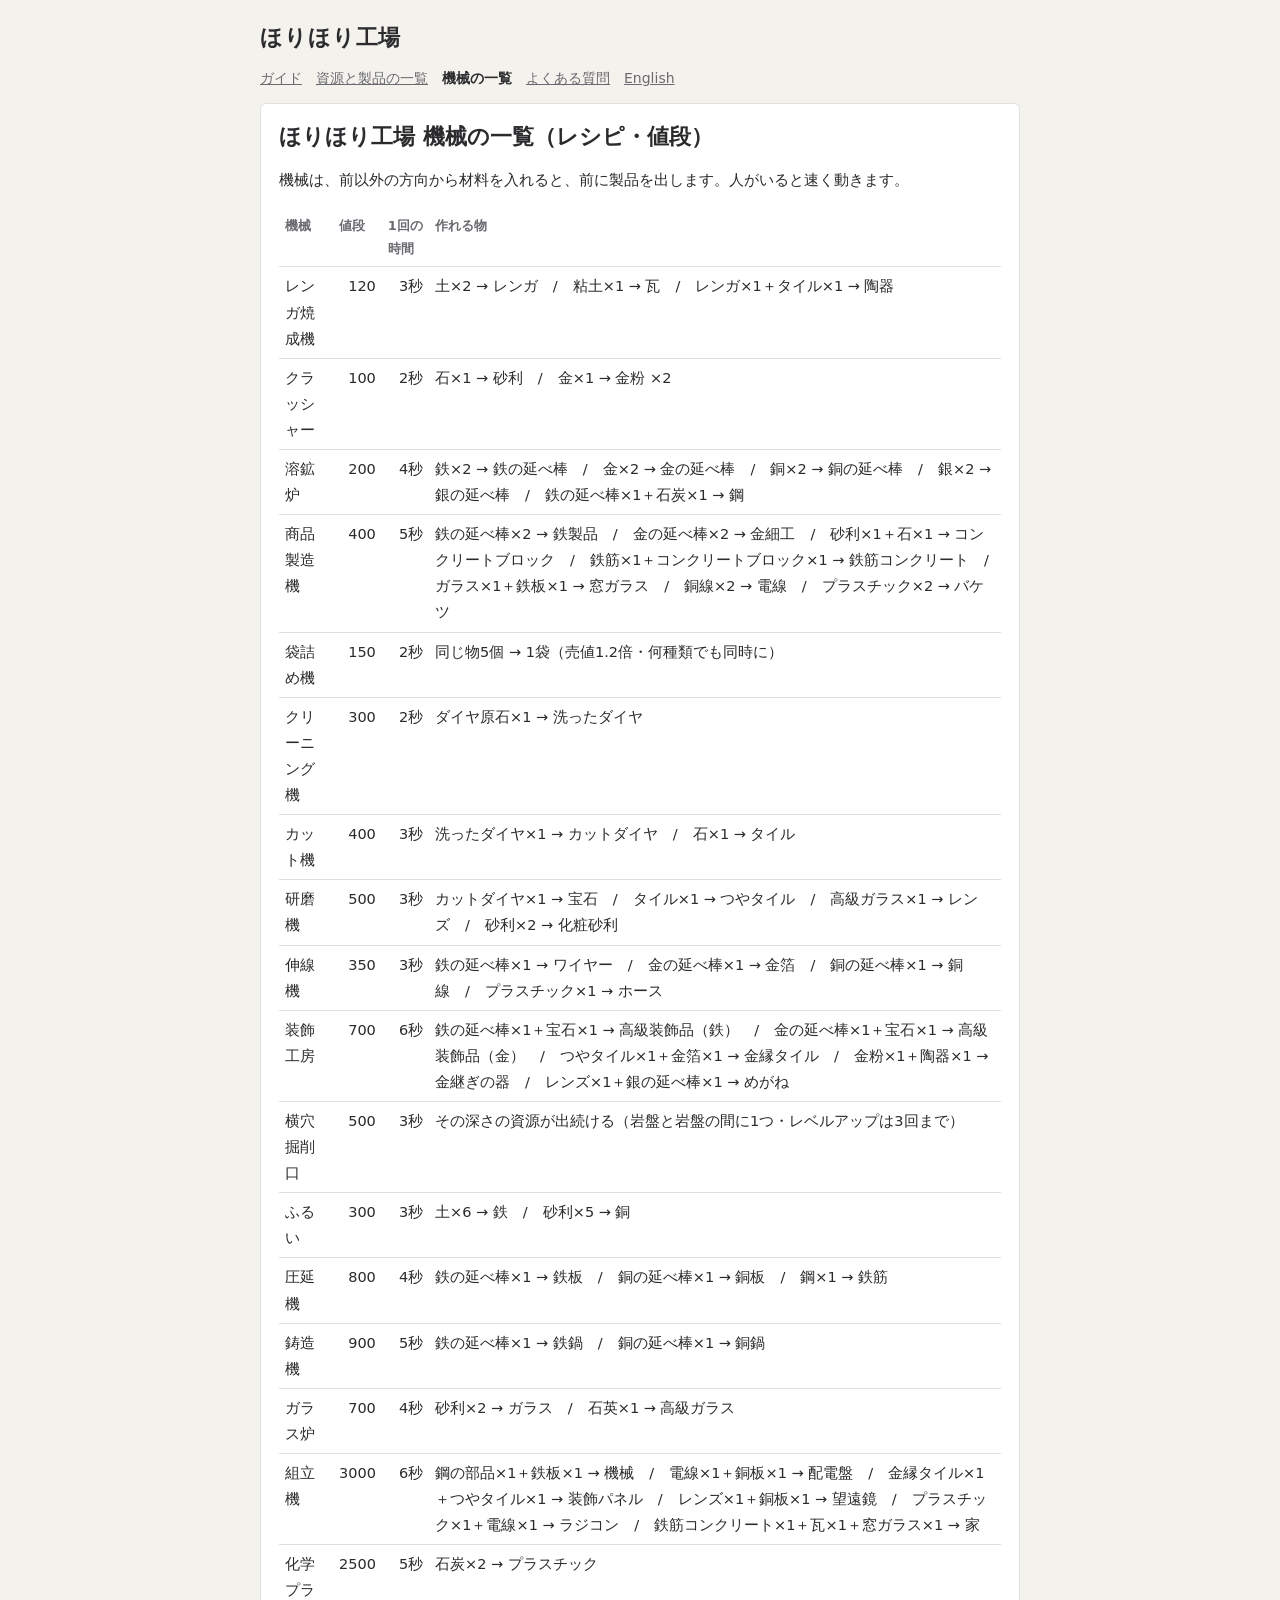
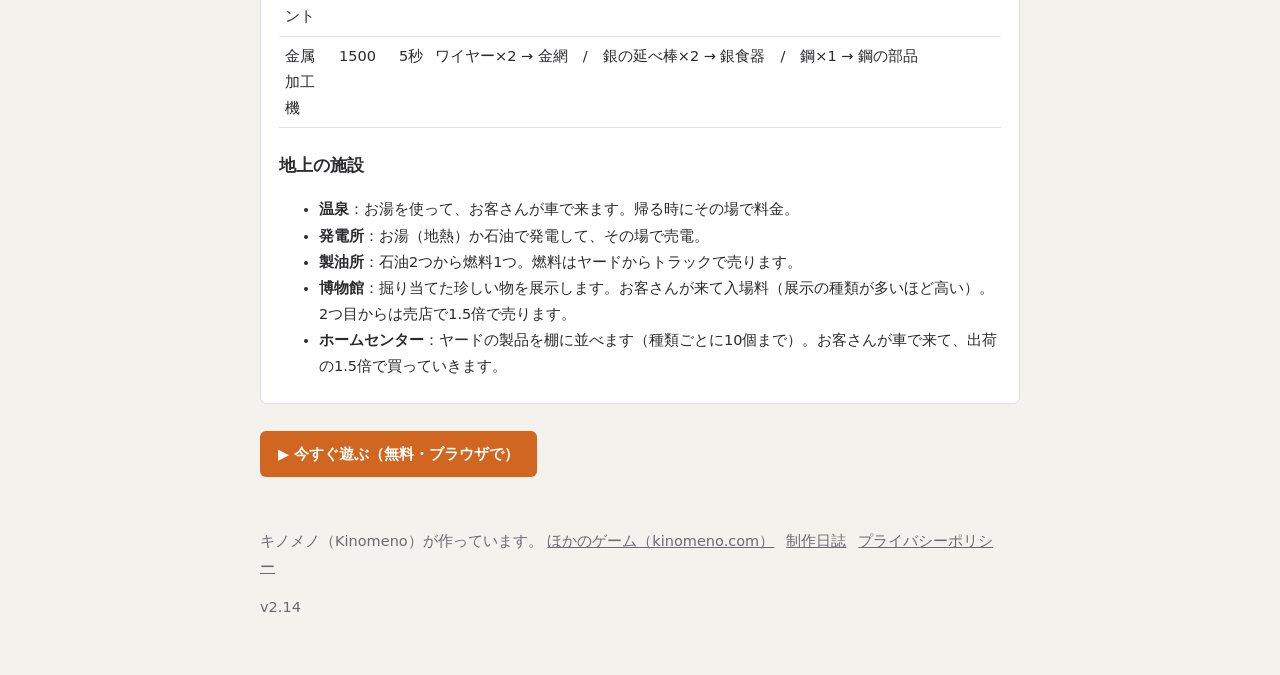
<file: guide/machines.html>
<!doctype html>
<html lang="ja">
<head>
<meta charset="utf-8">
<meta name="viewport" content="width=device-width, initial-scale=1">
<title>ほりほり工場 機械の一覧｜レシピ・値段</title>
<meta name="description" content="ほりほり工場の機械の一覧。レンガ焼成機・溶鉱炉・研磨機・組立機など、作れる物と値段。地上の施設（温泉・博物館など）も。">
<link rel="canonical" href="https://horihori.kinomeno.com/guide/machines.html">
<link rel="alternate" hreflang="ja" href="https://horihori.kinomeno.com/guide/machines.html">
<link rel="alternate" hreflang="en" href="https://horihori.kinomeno.com/en/guide/machines.html">
<link rel="alternate" hreflang="x-default" href="https://horihori.kinomeno.com/guide/machines.html">
<meta property="og:title" content="ほりほり工場 機械の一覧｜レシピ・値段">
<meta property="og:description" content="ほりほり工場の機械の一覧。レンガ焼成機・溶鉱炉・研磨機・組立機など、作れる物と値段。地上の施設（温泉・博物館など）も。">
<meta property="og:url" content="https://horihori.kinomeno.com/guide/machines.html">
<meta property="og:image" content="https://horihori.kinomeno.com/icons/og.png">
<meta property="og:type" content="website">
<meta name="twitter:card" content="summary_large_image">
<link rel="icon" type="image/png" sizes="32x32" href="/icons/favicon-32.png?v=199">
<style>
:root { --bg: #f4f2ec; --paper: #fff; --text: #2b2b2e; --sub: #6b6a70; --line: rgba(0,0,0,.12); --accent: #d0661f; }
@media (prefers-color-scheme: dark) { :root { --bg: #1d1f24; --paper: #25282e; --text: #e8e6e1; --sub: #a3a2a8; --line: rgba(255,255,255,.14); } }
body { margin: 0; background: var(--bg); color: var(--text); font-family: "Hiragino Sans", "Yu Gothic UI", "Meiryo", system-ui, sans-serif; line-height: 1.8; }
header, main, footer { max-width: 760px; margin: 0 auto; padding: 0 16px; }
header { padding-top: 18px; } header .t { font-family: "Shippori Mincho B1", "Yu Mincho", serif; font-size: 22px; font-weight: 600; letter-spacing: .04em; color: inherit; text-decoration: none; }
nav { display: flex; flex-wrap: wrap; gap: 6px 14px; margin: 8px 0 4px; font-size: 14px; } nav a { color: var(--sub); } nav a[aria-current] { color: var(--text); font-weight: 700; text-decoration: none; }
.play { display: inline-block; margin: 12px 0; padding: 10px 18px; background: var(--accent); color: #fff; border-radius: 6px; text-decoration: none; font-weight: 700; }
article { background: var(--paper); border: 1px solid var(--line); border-radius: 6px; padding: 18px 18px 8px; margin: 12px 0; }
h1 { font-size: 22px; margin: 0 0 6px; line-height: 1.4; } h2 { font-size: 17px; margin: 22px 0 6px; } h3 { font-size: 15px; margin: 16px 0 4px; }
p, li, td, th { font-size: 14.5px; } .sub { color: var(--sub); font-size: 13px; }
table { border-collapse: collapse; width: 100%; margin: 8px 0 14px; } th, td { border-bottom: 1px solid var(--line); padding: 6px 6px; text-align: left; vertical-align: top; } th { font-size: 13px; color: var(--sub); font-weight: 600; }
td.n { white-space: nowrap; font-variant-numeric: tabular-nums; text-align: right; }
img { max-width: 100%; height: auto; border-radius: 6px; }
footer { padding: 10px 16px 40px; font-size: 13px; color: var(--sub); } footer a { color: var(--sub); margin-right: 12px; }
a { color: #3f7cc4; }
</style>

</head>
<body>
<header>
<a class="t" href="/">ほりほり工場</a>
<nav><a href="/guide/">ガイド</a><a href="/guide/items.html">資源と製品の一覧</a><a href="/guide/machines.html" aria-current="page">機械の一覧</a><a href="/guide/faq.html">よくある質問</a><a href="/en/guide/machines.html" hreflang="en">English</a></nav>
</header>
<main>
<article>
<h1>ほりほり工場 機械の一覧（レシピ・値段）</h1>
<p>機械は、前以外の方向から材料を入れると、前に製品を出します。人がいると速く動きます。</p>
<table><thead><tr><th>機械</th><th>値段</th><th>1回の時間</th><th>作れる物</th></tr></thead><tbody><tr><td>レンガ焼成機</td><td class="n">120</td><td class="n">3秒</td><td>土×2 → レンガ　/　粘土×1 → 瓦　/　レンガ×1＋タイル×1 → 陶器</td></tr><tr><td>クラッシャー</td><td class="n">100</td><td class="n">2秒</td><td>石×1 → 砂利　/　金×1 → 金粉 ×2</td></tr><tr><td>溶鉱炉</td><td class="n">200</td><td class="n">4秒</td><td>鉄×2 → 鉄の延べ棒　/　金×2 → 金の延べ棒　/　銅×2 → 銅の延べ棒　/　銀×2 → 銀の延べ棒　/　鉄の延べ棒×1＋石炭×1 → 鋼</td></tr><tr><td>商品製造機</td><td class="n">400</td><td class="n">5秒</td><td>鉄の延べ棒×2 → 鉄製品　/　金の延べ棒×2 → 金細工　/　砂利×1＋石×1 → コンクリートブロック　/　鉄筋×1＋コンクリートブロック×1 → 鉄筋コンクリート　/　ガラス×1＋鉄板×1 → 窓ガラス　/　銅線×2 → 電線　/　プラスチック×2 → バケツ</td></tr><tr><td>袋詰め機</td><td class="n">150</td><td class="n">2秒</td><td>同じ物5個 → 1袋（売値1.2倍・何種類でも同時に）</td></tr><tr><td>クリーニング機</td><td class="n">300</td><td class="n">2秒</td><td>ダイヤ原石×1 → 洗ったダイヤ</td></tr><tr><td>カット機</td><td class="n">400</td><td class="n">3秒</td><td>洗ったダイヤ×1 → カットダイヤ　/　石×1 → タイル</td></tr><tr><td>研磨機</td><td class="n">500</td><td class="n">3秒</td><td>カットダイヤ×1 → 宝石　/　タイル×1 → つやタイル　/　高級ガラス×1 → レンズ　/　砂利×2 → 化粧砂利</td></tr><tr><td>伸線機</td><td class="n">350</td><td class="n">3秒</td><td>鉄の延べ棒×1 → ワイヤー　/　金の延べ棒×1 → 金箔　/　銅の延べ棒×1 → 銅線　/　プラスチック×1 → ホース</td></tr><tr><td>装飾工房</td><td class="n">700</td><td class="n">6秒</td><td>鉄の延べ棒×1＋宝石×1 → 高級装飾品（鉄）　/　金の延べ棒×1＋宝石×1 → 高級装飾品（金）　/　つやタイル×1＋金箔×1 → 金縁タイル　/　金粉×1＋陶器×1 → 金継ぎの器　/　レンズ×1＋銀の延べ棒×1 → めがね</td></tr><tr><td>横穴掘削口</td><td class="n">500</td><td class="n">3秒</td><td>その深さの資源が出続ける（岩盤と岩盤の間に1つ・レベルアップは3回まで）</td></tr><tr><td>ふるい</td><td class="n">300</td><td class="n">3秒</td><td>土×6 → 鉄　/　砂利×5 → 銅</td></tr><tr><td>圧延機</td><td class="n">800</td><td class="n">4秒</td><td>鉄の延べ棒×1 → 鉄板　/　銅の延べ棒×1 → 銅板　/　鋼×1 → 鉄筋</td></tr><tr><td>鋳造機</td><td class="n">900</td><td class="n">5秒</td><td>鉄の延べ棒×1 → 鉄鍋　/　銅の延べ棒×1 → 銅鍋</td></tr><tr><td>ガラス炉</td><td class="n">700</td><td class="n">4秒</td><td>砂利×2 → ガラス　/　石英×1 → 高級ガラス</td></tr><tr><td>組立機</td><td class="n">3000</td><td class="n">6秒</td><td>鋼の部品×1＋鉄板×1 → 機械　/　電線×1＋銅板×1 → 配電盤　/　金縁タイル×1＋つやタイル×1 → 装飾パネル　/　レンズ×1＋銅板×1 → 望遠鏡　/　プラスチック×1＋電線×1 → ラジコン　/　鉄筋コンクリート×1＋瓦×1＋窓ガラス×1 → 家</td></tr><tr><td>化学プラント</td><td class="n">2500</td><td class="n">5秒</td><td>石炭×2 → プラスチック</td></tr><tr><td>金属加工機</td><td class="n">1500</td><td class="n">5秒</td><td>ワイヤー×2 → 金網　/　銀の延べ棒×2 → 銀食器　/　鋼×1 → 鋼の部品</td></tr></tbody></table>
<h2>地上の施設</h2>
<ul><li><b>温泉</b>：お湯を使って、お客さんが車で来ます。帰る時にその場で料金。</li><li><b>発電所</b>：お湯（地熱）か石油で発電して、その場で売電。</li><li><b>製油所</b>：石油2つから燃料1つ。燃料はヤードからトラックで売ります。</li><li><b>博物館</b>：掘り当てた珍しい物を展示します。お客さんが来て入場料（展示の種類が多いほど高い）。2つ目からは売店で1.5倍で売ります。</li><li><b>ホームセンター</b>：ヤードの製品を棚に並べます（種類ごとに10個まで）。お客さんが車で来て、出荷の1.5倍で買っていきます。</li></ul>
</article>
<p><a class="play" href="/">▶ 今すぐ遊ぶ（無料・ブラウザで）</a></p>
</main>
<footer>
<p>キノメノ（Kinomeno）が作っています。 <a href="https://www.kinomeno.com/">ほかのゲーム（kinomeno.com）</a><a href="/diary/">制作日誌</a><a href="/privacy/">プライバシーポリシー</a></p>
<p>v2.14</p>
</footer>
<script src="/js/pv.js?v=1" defer></script>
</body>
</html>
</file>
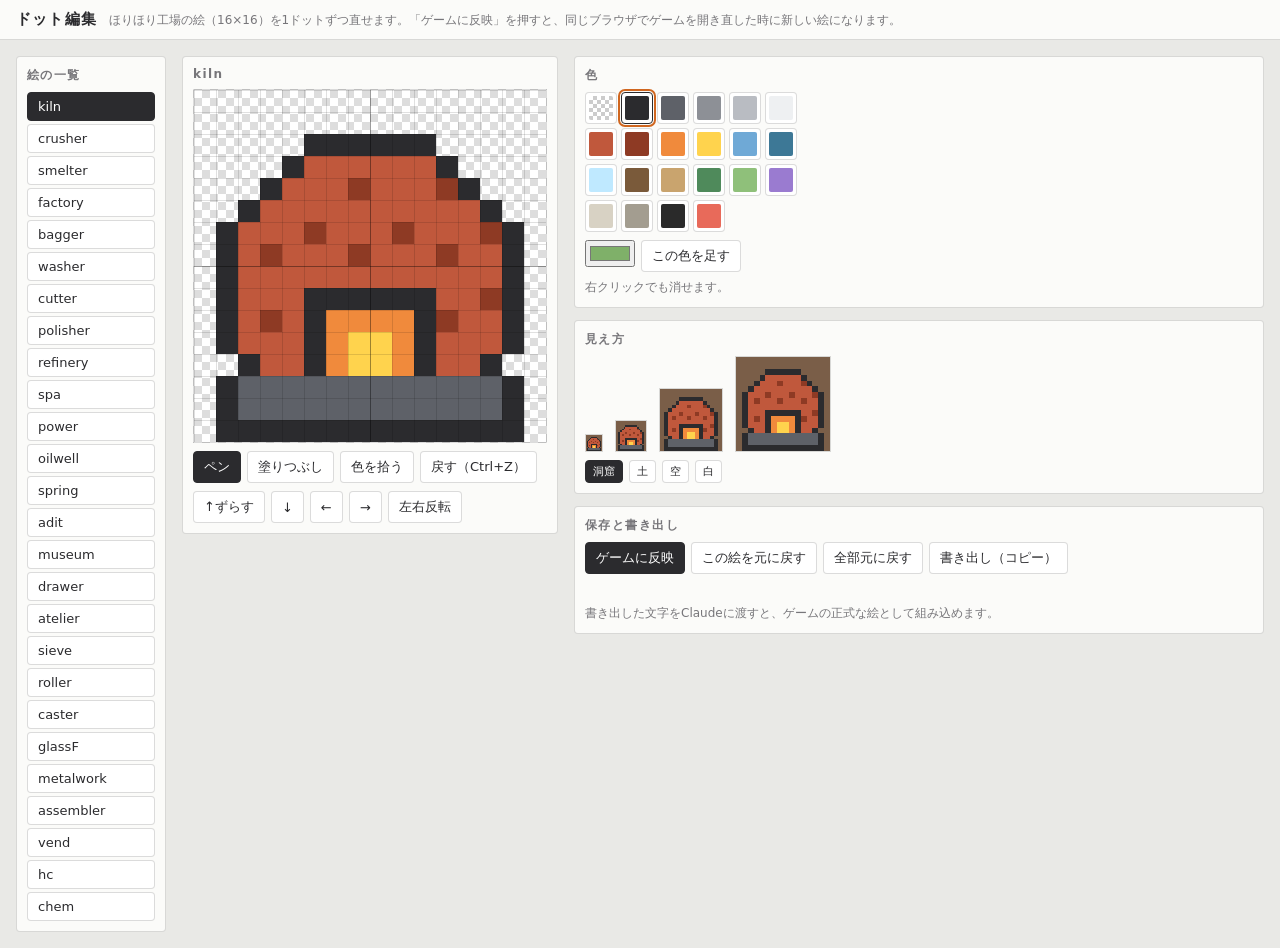
<file: tools/pixel.html>
<!doctype html>
<html lang="ja">
<head>
<meta charset="utf-8">
<meta name="viewport" content="width=device-width, initial-scale=1">
<title>ドット編集 / ほりほり工場</title>
<style>
  :root { --bg: #e9e9e6; --panel: #fbfbf9; --line: rgba(0,0,0,.14); --text: #2b2b2e; --sub: #77767a; --sel: #2b2b2e; --accent: #d0661f; }
  * { box-sizing: border-box; }
  body { margin: 0; background: var(--bg); color: var(--text); font-family: "Hiragino Sans", "Yu Gothic UI", "Meiryo", system-ui, sans-serif; font-size: 13px; }
  header { padding: 10px 16px; border-bottom: 1px solid var(--line); background: var(--panel); display: flex; gap: 12px; align-items: baseline; flex-wrap: wrap; }
  header b { font-size: 15px; letter-spacing: .08em; }
  header span { color: var(--sub); font-size: 12px; }
  main { display: grid; grid-template-columns: 150px auto 1fr; gap: 16px; padding: 16px; align-items: start; }
  @media (max-width: 760px) { main { grid-template-columns: 1fr; } }
  .box { background: var(--panel); border: 1px solid var(--line); border-radius: 4px; padding: 10px; }
  h3 { margin: 0 0 8px; font-size: 12px; letter-spacing: .12em; color: var(--sub); font-weight: 600; }
  button { background: #fff; color: var(--text); border: 1px solid var(--line); border-radius: 4px; padding: 6px 10px; font: inherit; cursor: pointer; }
  button:hover { background: #f1f1ef; }
  button.active { background: var(--sel); color: #fff; border-color: var(--sel); }
  #list { display: flex; flex-direction: column; gap: 3px; }
  #list button { text-align: left; }
  #list button.chg::after { content: " ●"; color: var(--accent); font-size: 10px; }
  #grid { display: block; touch-action: none; cursor: crosshair; image-rendering: pixelated; border: 1px solid var(--line); background: repeating-conic-gradient(#ddd 0 25%, #fff 0 50%) 0 0 / 16px 16px; }
  .row { display: flex; gap: 6px; flex-wrap: wrap; margin-top: 8px; }
  #pal { display: grid; grid-template-columns: repeat(6, 32px); gap: 4px; }
  #pal button { width: 32px; height: 32px; padding: 0; position: relative; }
  #pal button i { position: absolute; inset: 3px; border-radius: 2px; }
  #pal button.active { outline: 2px solid var(--accent); outline-offset: 1px; background: #fff; }
  #pal button.erase i { background: repeating-conic-gradient(#ccc 0 25%, #fff 0 50%) 0 0 / 8px 8px; }
  .prev { display: flex; gap: 12px; align-items: end; flex-wrap: wrap; }
  .prev canvas { image-rendering: pixelated; border: 1px solid var(--line); }
  .bgs button { font-size: 11px; padding: 3px 7px; }
  textarea { width: 100%; height: 160px; font-family: ui-monospace, Consolas, monospace; font-size: 11px; margin-top: 8px; }
  .note { color: var(--sub); font-size: 12px; line-height: 1.6; margin: 6px 0 0; }
  #msg { color: var(--accent); min-height: 18px; margin-top: 6px; }
</style>
</head>
<body>
<header><b>ドット編集</b><span>ほりほり工場の絵（16×16）を1ドットずつ直せます。「ゲームに反映」を押すと、同じブラウザでゲームを開き直した時に新しい絵になります。</span></header>
<main>
  <div class="box"><h3>絵の一覧</h3><div id="list"></div></div>
  <div class="box">
    <h3 id="name">-</h3>
    <canvas id="grid" width="352" height="352"></canvas>
    <div class="row">
      <button data-tool="pen" class="active">ペン</button>
      <button data-tool="fill">塗りつぶし</button>
      <button data-tool="pick">色を拾う</button>
      <button id="undo">戻す（Ctrl+Z）</button>
    </div>
    <div class="row">
      <button data-shift="up">↑ずらす</button><button data-shift="down">↓</button><button data-shift="left">←</button><button data-shift="right">→</button>
      <button id="flip">左右反転</button>
    </div>
  </div>
  <div>
    <div class="box">
      <h3>色</h3>
      <div id="pal"></div>
      <div class="row"><input type="color" id="newCol" value="#7fb069"><button id="addCol">この色を足す</button></div>
      <p class="note">右クリックでも消せます。</p>
    </div>
    <div class="box" style="margin-top:12px">
      <h3>見え方</h3>
      <div class="prev"><canvas id="p1" width="16" height="16"></canvas><canvas id="p2" width="32" height="32" style="width:32px"></canvas><canvas id="p4" width="64" height="64" style="width:64px"></canvas><canvas id="p6" width="96" height="96" style="width:96px"></canvas></div>
      <div class="row bgs"><button data-bg="#7a5e48" class="active">洞窟</button><button data-bg="#c4bfb4">土</button><button data-bg="#b9d7ec">空</button><button data-bg="#ffffff">白</button></div>
    </div>
    <div class="box" style="margin-top:12px">
      <h3>保存と書き出し</h3>
      <div class="row">
        <button id="save" class="active">ゲームに反映</button>
        <button id="revert">この絵を元に戻す</button>
        <button id="revertAll">全部元に戻す</button>
        <button id="export">書き出し（コピー）</button>
      </div>
      <div id="msg"></div>
      <textarea id="out" hidden readonly></textarea>
      <p class="note">書き出した文字をClaudeに渡すと、ゲームの正式な絵として組み込めます。</p>
    </div>
  </div>
</main>
<script src="../sprites.js"></script>
<script>
(() => {
  'use strict';
  const KEY = 'digfactory.sprites';
  const base = window.DF_SPRITES || { palette: {}, sprites: {} };
  let over = {};
  try { over = JSON.parse(localStorage.getItem(KEY) || '{}'); } catch (e) { over = {}; }
  over.palette = over.palette || {}; over.sprites = over.sprites || {};
  const pal = () => Object.assign({}, base.palette, over.palette);
  const cur = { name: null, px: null, tool: 'pen', ch: 'k', hist: [], bg: '#7a5e48' };
  const $ = id => document.getElementById(id);
  const grid = $('grid'), gg = grid.getContext('2d'), Z = 22;
  const rowsOf = n => (over.sprites[n] || base.sprites[n]).map(r => [...r]);
  const say = t => { $('msg').textContent = t; setTimeout(() => { if ($('msg').textContent === t) $('msg').textContent = ''; }, 2500); };

  function renderList() {
    const box = $('list'); box.innerHTML = '';
    for (const n of Object.keys(base.sprites)) {
      const b = document.createElement('button'); b.textContent = n;
      b.classList.toggle('active', n === cur.name); b.classList.toggle('chg', !!over.sprites[n]);
      b.addEventListener('click', () => open(n)); box.append(b);
    }
  }
  function renderPal() {
    const box = $('pal'), P = pal(); box.innerHTML = '';
    for (const [ch, col] of Object.entries(P)) {
      const b = document.createElement('button'); b.title = col ? `${ch}  ${col}` : '透明（消しゴム）';
      const i = document.createElement('i'); if (col) i.style.background = col; else b.classList.add('erase');
      b.append(i); b.classList.toggle('active', ch === cur.ch);
      b.addEventListener('click', () => { cur.ch = ch; if (cur.tool === 'pick') setTool('pen'); renderPal(); });
      box.append(b);
    }
  }
  function draw() {
    const P = pal();
    gg.clearRect(0, 0, 352, 352);
    for (let y = 0; y < 16; y++) for (let x = 0; x < 16; x++) { const col = P[cur.px[y][x]]; if (col) { gg.fillStyle = col; gg.fillRect(x * Z, y * Z, Z, Z); } }
    gg.strokeStyle = 'rgba(0,0,0,.12)'; gg.lineWidth = 1;
    for (let i = 0; i <= 16; i++) { gg.beginPath(); gg.moveTo(i * Z + .5, 0); gg.lineTo(i * Z + .5, 352); gg.stroke(); gg.beginPath(); gg.moveTo(0, i * Z + .5); gg.lineTo(352, i * Z + .5); gg.stroke(); }
    gg.strokeStyle = 'rgba(0,0,0,.3)'; gg.beginPath(); gg.moveTo(8 * Z + .5, 0); gg.lineTo(8 * Z + .5, 352); gg.moveTo(0, 8 * Z + .5); gg.lineTo(352, 8 * Z + .5); gg.stroke();
    for (const [id, s] of [['p1', 1], ['p2', 2], ['p4', 4], ['p6', 6]]) {
      const c = $(id), g = c.getContext('2d'); g.fillStyle = cur.bg; g.fillRect(0, 0, c.width, c.height);
      for (let y = 0; y < 16; y++) for (let x = 0; x < 16; x++) { const col = P[cur.px[y][x]]; if (col) { g.fillStyle = col; g.fillRect(x * s, y * s, s, s); } }
    }
  }
  function open(n) { cur.name = n; cur.px = rowsOf(n); cur.hist = []; $('name').textContent = n; renderList(); draw(); }
  const snap = () => { cur.hist.push(cur.px.map(r => r.slice())); if (cur.hist.length > 60) cur.hist.shift(); };
  function setTool(t) { cur.tool = t; document.querySelectorAll('[data-tool]').forEach(b => b.classList.toggle('active', b.dataset.tool === t)); }
  function fill(x, y, ch) {
    const from = cur.px[y][x]; if (from === ch) return;
    const q = [[x, y]];
    while (q.length) { const [a, b] = q.pop(); if (a < 0 || b < 0 || a > 15 || b > 15 || cur.px[b][a] !== from) continue; cur.px[b][a] = ch; q.push([a + 1, b], [a - 1, b], [a, b + 1], [a, b - 1]); }
  }
  let painting = false, erase = false;
  const at = e => { const r = grid.getBoundingClientRect(); return [Math.floor((e.clientX - r.left) / r.width * 16), Math.floor((e.clientY - r.top) / r.height * 16)]; };
  function act(e) {
    const [x, y] = at(e); if (x < 0 || y < 0 || x > 15 || y > 15) return;
    if (cur.tool === 'pick') { cur.ch = cur.px[y][x]; setTool('pen'); renderPal(); return; }
    if (cur.tool === 'fill') { fill(x, y, erase ? '.' : cur.ch); draw(); return; }
    cur.px[y][x] = erase ? '.' : cur.ch; draw();
  }
  grid.addEventListener('contextmenu', e => e.preventDefault());
  grid.addEventListener('pointerdown', e => { if (!cur.px) return; snap(); painting = true; erase = e.button === 2; grid.setPointerCapture(e.pointerId); act(e); });
  grid.addEventListener('pointermove', e => { if (painting && cur.tool === 'pen') act(e); });
  grid.addEventListener('pointerup', () => { painting = false; });
  document.querySelectorAll('[data-tool]').forEach(b => b.addEventListener('click', () => setTool(b.dataset.tool)));
  $('undo').addEventListener('click', () => { if (cur.hist.length) { cur.px = cur.hist.pop(); draw(); } });
  window.addEventListener('keydown', e => { if ((e.ctrlKey || e.metaKey) && e.key === 'z') { e.preventDefault(); $('undo').click(); } });
  document.querySelectorAll('[data-shift]').forEach(b => b.addEventListener('click', () => {
    if (!cur.px) return; snap();
    const d = b.dataset.shift, p = cur.px, n = Array.from({ length: 16 }, () => Array(16).fill('.'));
    for (let y = 0; y < 16; y++) for (let x = 0; x < 16; x++) {
      const nx = x + (d === 'right' ? 1 : d === 'left' ? -1 : 0), ny = y + (d === 'down' ? 1 : d === 'up' ? -1 : 0);
      if (nx >= 0 && ny >= 0 && nx < 16 && ny < 16) n[ny][nx] = p[y][x];
    }
    cur.px = n; draw();
  }));
  $('flip').addEventListener('click', () => { if (!cur.px) return; snap(); cur.px = cur.px.map(r => r.slice().reverse()); draw(); });
  document.querySelectorAll('[data-bg]').forEach(b => b.addEventListener('click', () => { cur.bg = b.dataset.bg; document.querySelectorAll('[data-bg]').forEach(x => x.classList.toggle('active', x === b)); draw(); }));
  $('addCol').addEventListener('click', () => {
    const used = new Set(Object.keys(pal())), chars = 'ABCDFHIJKLMOPQTUVWXYZacfhijqtuvxz0123456789';
    const ch = [...chars].find(c => !used.has(c)); if (!ch) { say('これ以上は色を足せません'); return; }
    over.palette[ch] = $('newCol').value; cur.ch = ch; renderPal(); say('色を足しました');
  });
  const store = () => { try { localStorage.setItem(KEY, JSON.stringify(over)); return true; } catch (e) { say('保存できませんでした'); return false; } };
  $('save').addEventListener('click', () => { if (!cur.name) return; over.sprites[cur.name] = cur.px.map(r => r.join('')); if (store()) { renderList(); say('ゲームに反映しました（ゲームを開き直すと新しい絵になります）'); } });
  $('revert').addEventListener('click', () => { if (!cur.name) return; delete over.sprites[cur.name]; store(); open(cur.name); say('元に戻しました'); });
  $('revertAll').addEventListener('click', () => { if (!confirm('全部の絵と、足した色を元に戻しますか？')) return; over = { palette: {}, sprites: {} }; store(); open(cur.name || Object.keys(base.sprites)[0]); renderPal(); say('全部元に戻しました'); });
  $('export').addEventListener('click', () => {
    const o = $('out'); o.hidden = false;
    o.value = JSON.stringify({ palette: over.palette, sprites: over.sprites }, null, 1);
    o.select(); if (navigator.clipboard) navigator.clipboard.writeText(o.value).then(() => say('コピーしました。Claudeに貼ってください'), () => {});
  });
  renderPal(); open(Object.keys(base.sprites)[0]);
})();
</script>
</body>
</html>
</file>
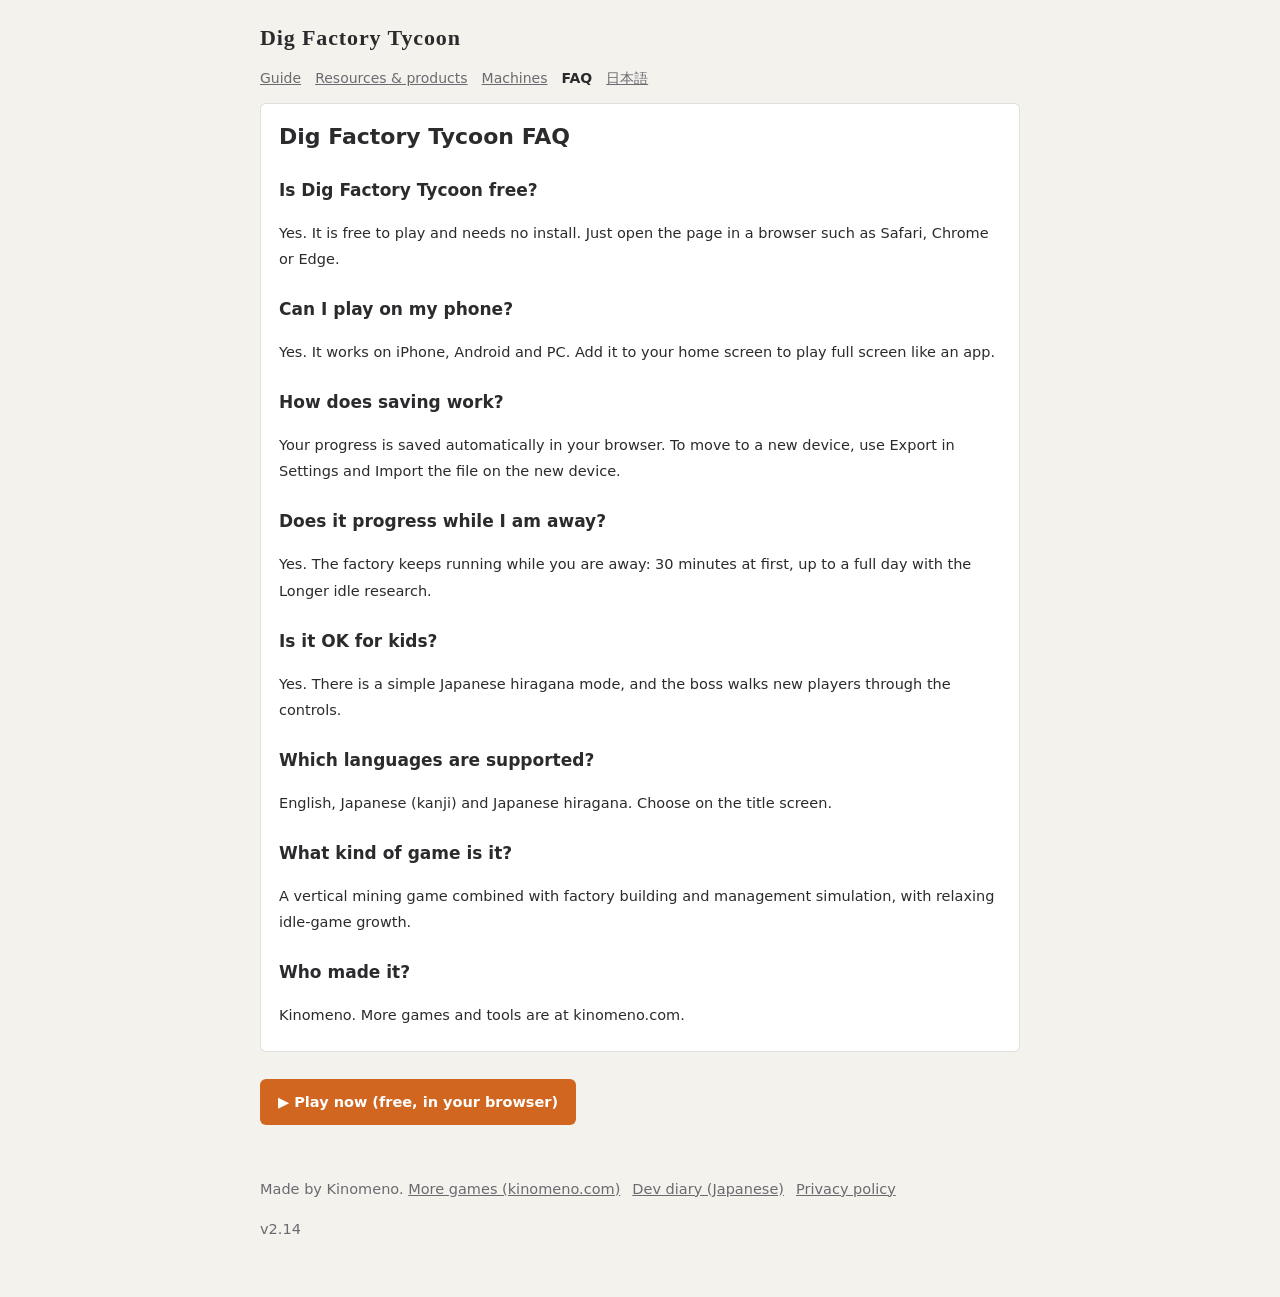
<file: en/guide/faq.html>
<!doctype html>
<html lang="en">
<head>
<meta charset="utf-8">
<meta name="viewport" content="width=device-width, initial-scale=1">
<title>Dig Factory Tycoon FAQ | free? mobile? saving?</title>
<meta name="description" content="Frequently asked questions about Dig Factory Tycoon: is it free, does it work on mobile, how saving and idle progress work.">
<link rel="canonical" href="https://horihori.kinomeno.com/en/guide/faq.html">
<link rel="alternate" hreflang="en" href="https://horihori.kinomeno.com/en/guide/faq.html">
<link rel="alternate" hreflang="ja" href="https://horihori.kinomeno.com/guide/faq.html">
<link rel="alternate" hreflang="x-default" href="https://horihori.kinomeno.com/guide/faq.html">
<meta property="og:title" content="Dig Factory Tycoon FAQ | free? mobile? saving?">
<meta property="og:description" content="Frequently asked questions about Dig Factory Tycoon: is it free, does it work on mobile, how saving and idle progress work.">
<meta property="og:url" content="https://horihori.kinomeno.com/en/guide/faq.html">
<meta property="og:image" content="https://horihori.kinomeno.com/icons/og.png">
<meta property="og:type" content="website">
<meta name="twitter:card" content="summary_large_image">
<link rel="icon" type="image/png" sizes="32x32" href="/icons/favicon-32.png?v=199">
<style>
:root { --bg: #f4f2ec; --paper: #fff; --text: #2b2b2e; --sub: #6b6a70; --line: rgba(0,0,0,.12); --accent: #d0661f; }
@media (prefers-color-scheme: dark) { :root { --bg: #1d1f24; --paper: #25282e; --text: #e8e6e1; --sub: #a3a2a8; --line: rgba(255,255,255,.14); } }
body { margin: 0; background: var(--bg); color: var(--text); font-family: "Hiragino Sans", "Yu Gothic UI", "Meiryo", system-ui, sans-serif; line-height: 1.8; }
header, main, footer { max-width: 760px; margin: 0 auto; padding: 0 16px; }
header { padding-top: 18px; } header .t { font-family: "Shippori Mincho B1", "Yu Mincho", serif; font-size: 22px; font-weight: 600; letter-spacing: .04em; color: inherit; text-decoration: none; }
nav { display: flex; flex-wrap: wrap; gap: 6px 14px; margin: 8px 0 4px; font-size: 14px; } nav a { color: var(--sub); } nav a[aria-current] { color: var(--text); font-weight: 700; text-decoration: none; }
.play { display: inline-block; margin: 12px 0; padding: 10px 18px; background: var(--accent); color: #fff; border-radius: 6px; text-decoration: none; font-weight: 700; }
article { background: var(--paper); border: 1px solid var(--line); border-radius: 6px; padding: 18px 18px 8px; margin: 12px 0; }
h1 { font-size: 22px; margin: 0 0 6px; line-height: 1.4; } h2 { font-size: 17px; margin: 22px 0 6px; } h3 { font-size: 15px; margin: 16px 0 4px; }
p, li, td, th { font-size: 14.5px; } .sub { color: var(--sub); font-size: 13px; }
table { border-collapse: collapse; width: 100%; margin: 8px 0 14px; } th, td { border-bottom: 1px solid var(--line); padding: 6px 6px; text-align: left; vertical-align: top; } th { font-size: 13px; color: var(--sub); font-weight: 600; }
td.n { white-space: nowrap; font-variant-numeric: tabular-nums; text-align: right; }
img { max-width: 100%; height: auto; border-radius: 6px; }
footer { padding: 10px 16px 40px; font-size: 13px; color: var(--sub); } footer a { color: var(--sub); margin-right: 12px; }
a { color: #3f7cc4; }
</style>
<script type="application/ld+json">{"@context":"https://schema.org","@type":"FAQPage","mainEntity":[{"@type":"Question","name":"Is Dig Factory Tycoon free?","acceptedAnswer":{"@type":"Answer","text":"Yes. It is free to play and needs no install. Just open the page in a browser such as Safari, Chrome or Edge."}},{"@type":"Question","name":"Can I play on my phone?","acceptedAnswer":{"@type":"Answer","text":"Yes. It works on iPhone, Android and PC. Add it to your home screen to play full screen like an app."}},{"@type":"Question","name":"How does saving work?","acceptedAnswer":{"@type":"Answer","text":"Your progress is saved automatically in your browser. To move to a new device, use Export in Settings and Import the file on the new device."}},{"@type":"Question","name":"Does it progress while I am away?","acceptedAnswer":{"@type":"Answer","text":"Yes. The factory keeps running while you are away: 30 minutes at first, up to a full day with the Longer idle research."}},{"@type":"Question","name":"Is it OK for kids?","acceptedAnswer":{"@type":"Answer","text":"Yes. There is a simple Japanese hiragana mode, and the boss walks new players through the controls."}},{"@type":"Question","name":"Which languages are supported?","acceptedAnswer":{"@type":"Answer","text":"English, Japanese (kanji) and Japanese hiragana. Choose on the title screen."}},{"@type":"Question","name":"What kind of game is it?","acceptedAnswer":{"@type":"Answer","text":"A vertical mining game combined with factory building and management simulation, with relaxing idle-game growth."}},{"@type":"Question","name":"Who made it?","acceptedAnswer":{"@type":"Answer","text":"Kinomeno. More games and tools are at kinomeno.com."}}]}</script>
</head>
<body>
<header>
<a class="t" href="/">Dig Factory Tycoon</a>
<nav><a href="/en/guide/">Guide</a><a href="/en/guide/items.html">Resources &amp; products</a><a href="/en/guide/machines.html">Machines</a><a href="/en/guide/faq.html" aria-current="page">FAQ</a><a href="/guide/faq.html" hreflang="ja">日本語</a></nav>
</header>
<main>
<article><h1>Dig Factory Tycoon FAQ</h1>
<h2>Is Dig Factory Tycoon free?</h2><p>Yes. It is free to play and needs no install. Just open the page in a browser such as Safari, Chrome or Edge.</p>
<h2>Can I play on my phone?</h2><p>Yes. It works on iPhone, Android and PC. Add it to your home screen to play full screen like an app.</p>
<h2>How does saving work?</h2><p>Your progress is saved automatically in your browser. To move to a new device, use Export in Settings and Import the file on the new device.</p>
<h2>Does it progress while I am away?</h2><p>Yes. The factory keeps running while you are away: 30 minutes at first, up to a full day with the Longer idle research.</p>
<h2>Is it OK for kids?</h2><p>Yes. There is a simple Japanese hiragana mode, and the boss walks new players through the controls.</p>
<h2>Which languages are supported?</h2><p>English, Japanese (kanji) and Japanese hiragana. Choose on the title screen.</p>
<h2>What kind of game is it?</h2><p>A vertical mining game combined with factory building and management simulation, with relaxing idle-game growth.</p>
<h2>Who made it?</h2><p>Kinomeno. More games and tools are at kinomeno.com.</p></article>
<p><a class="play" href="/">▶ Play now (free, in your browser)</a></p>
</main>
<footer>
<p>Made by Kinomeno. <a href="https://www.kinomeno.com/">More games (kinomeno.com)</a><a href="/diary/">Dev diary (Japanese)</a><a href="/privacy/">Privacy policy</a></p>
<p>v2.14</p>
</footer>
<script src="/js/pv.js?v=1" defer></script>
</body>
</html>
</file>
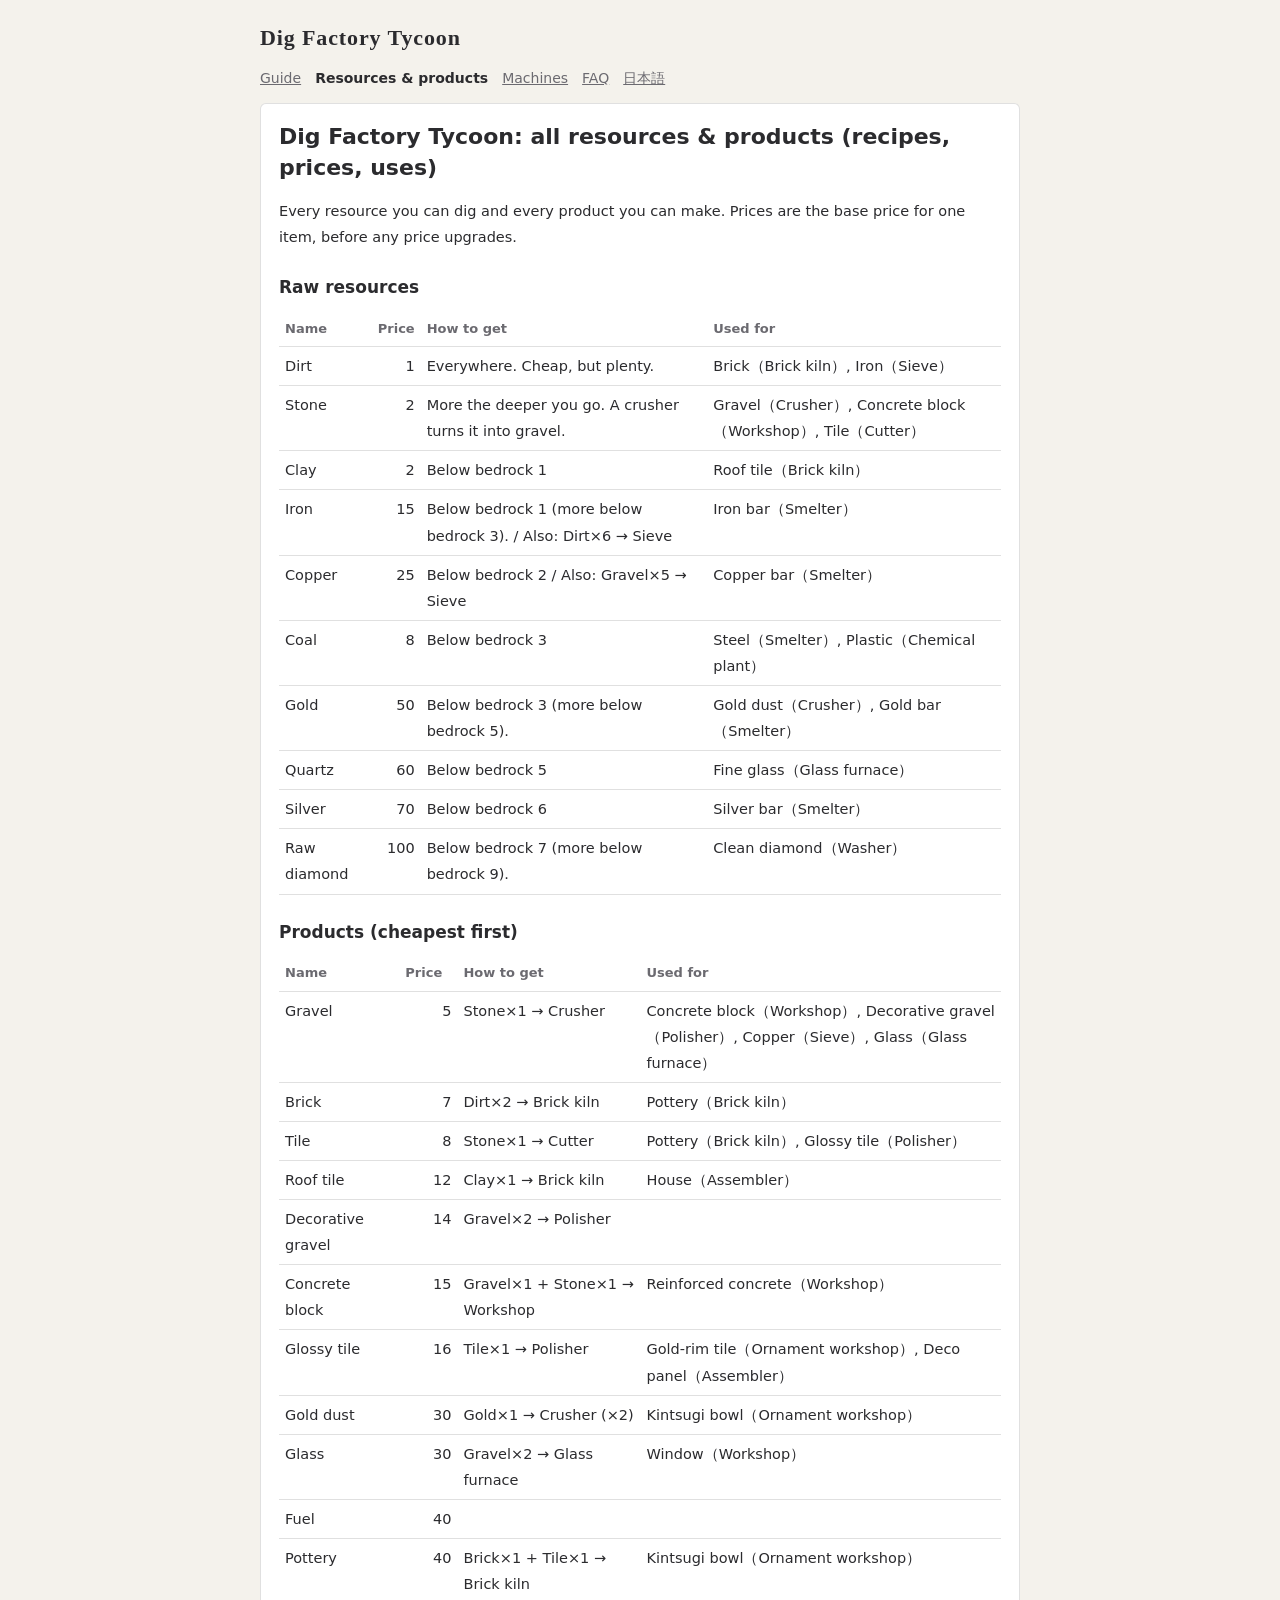
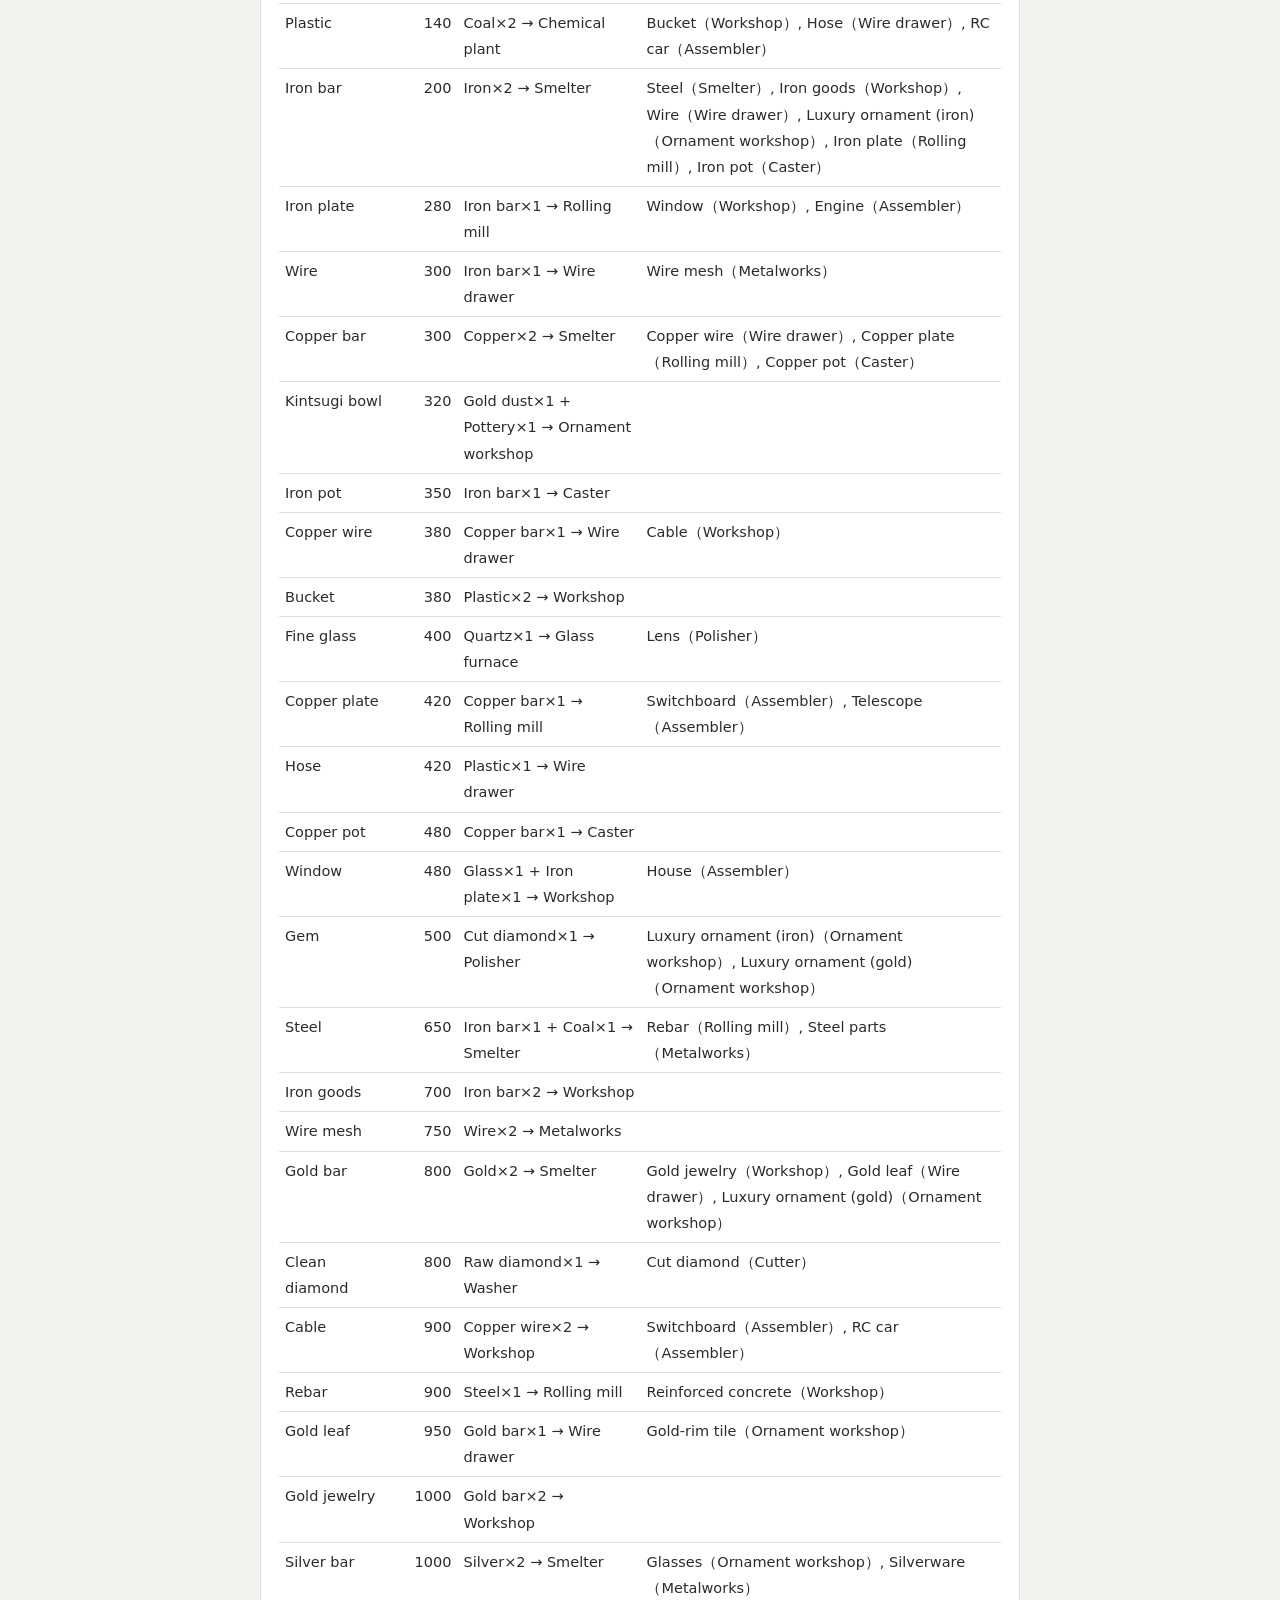
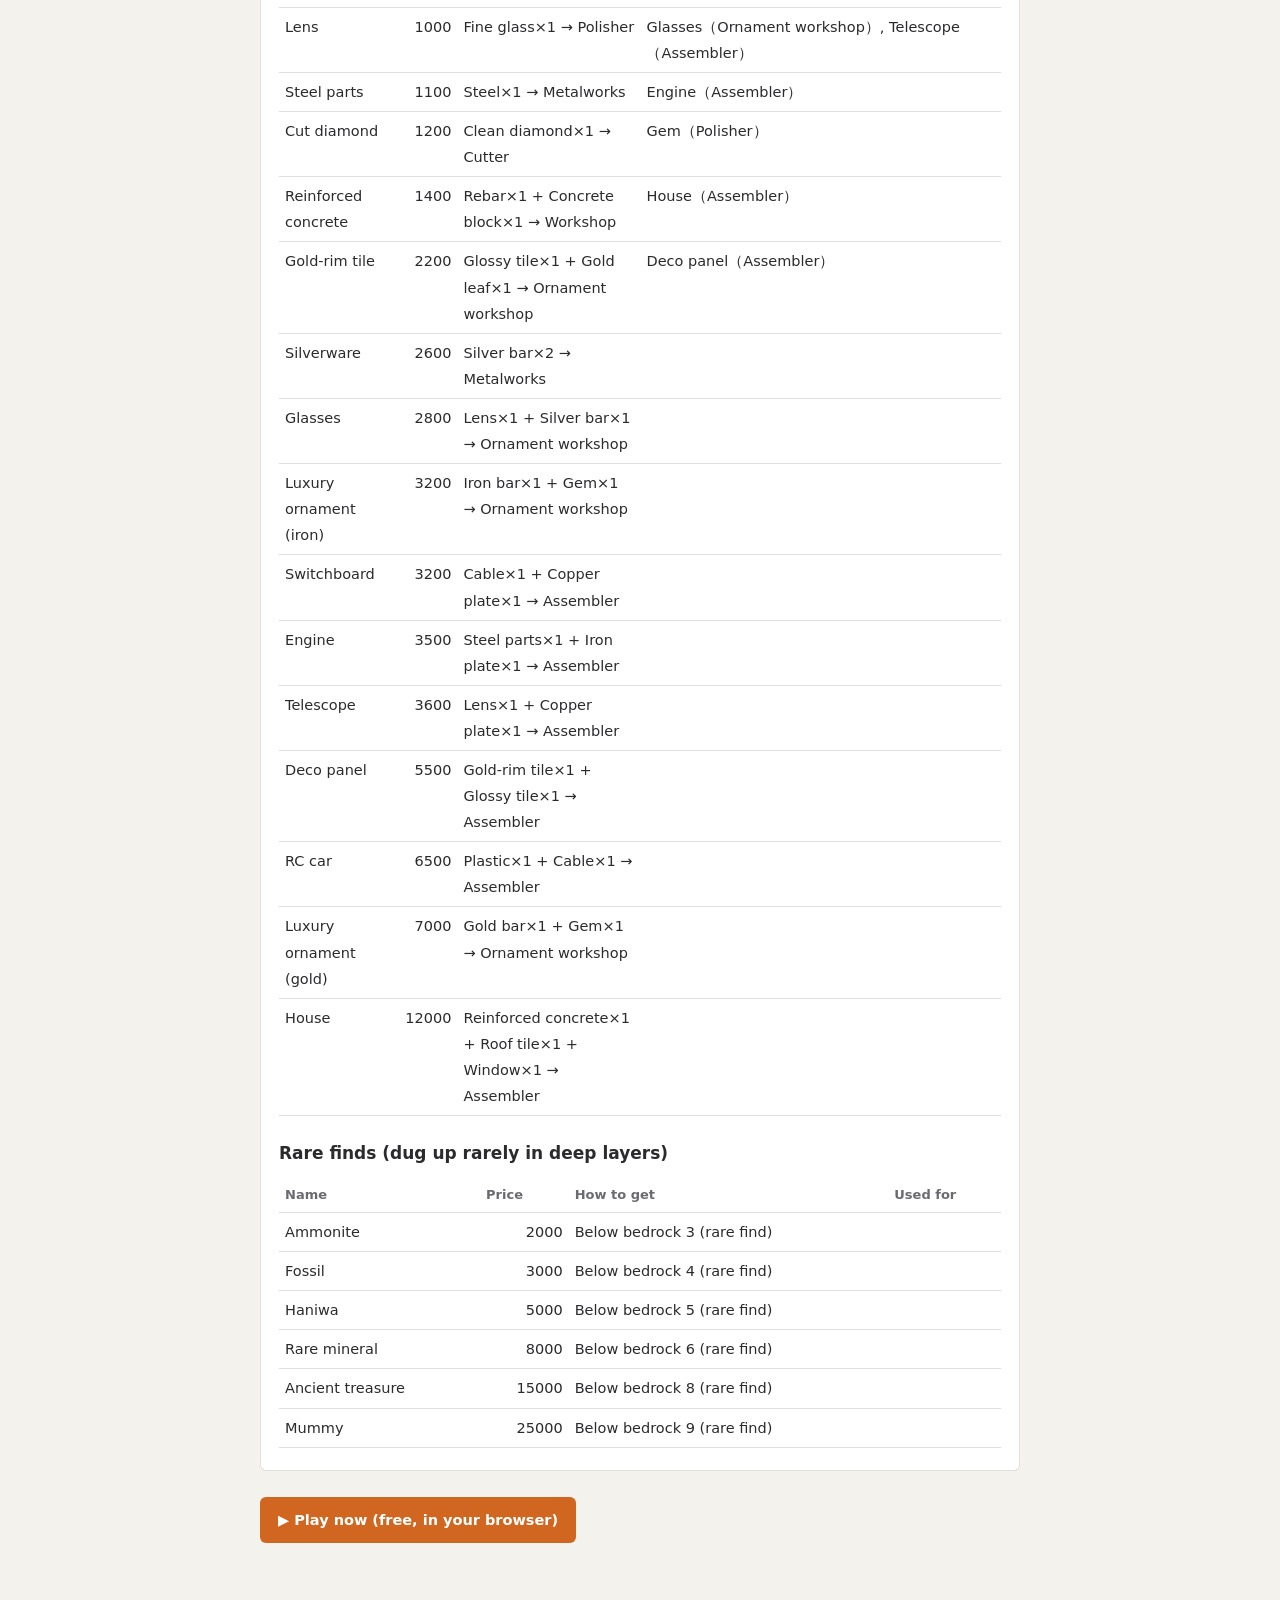
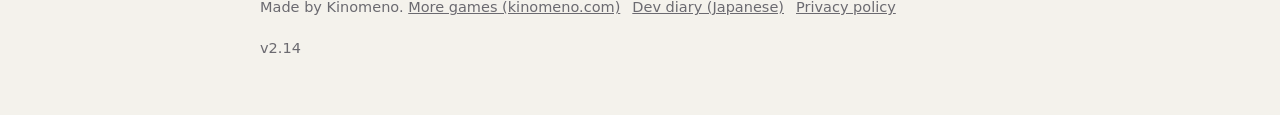
<file: en/guide/items.html>
<!doctype html>
<html lang="en">
<head>
<meta charset="utf-8">
<meta name="viewport" content="width=device-width, initial-scale=1">
<title>Dig Factory Tycoon: resources &amp; products list | recipes, prices, uses</title>
<meta name="description" content="Every resource and product in Dig Factory Tycoon, from iron, gold and diamonds to iron bars, gems, RC cars and houses, with recipes, prices and uses.">
<link rel="canonical" href="https://horihori.kinomeno.com/en/guide/items.html">
<link rel="alternate" hreflang="en" href="https://horihori.kinomeno.com/en/guide/items.html">
<link rel="alternate" hreflang="ja" href="https://horihori.kinomeno.com/guide/items.html">
<link rel="alternate" hreflang="x-default" href="https://horihori.kinomeno.com/guide/items.html">
<meta property="og:title" content="Dig Factory Tycoon: resources &amp; products list | recipes, prices, uses">
<meta property="og:description" content="Every resource and product in Dig Factory Tycoon, from iron, gold and diamonds to iron bars, gems, RC cars and houses, with recipes, prices and uses.">
<meta property="og:url" content="https://horihori.kinomeno.com/en/guide/items.html">
<meta property="og:image" content="https://horihori.kinomeno.com/icons/og.png">
<meta property="og:type" content="website">
<meta name="twitter:card" content="summary_large_image">
<link rel="icon" type="image/png" sizes="32x32" href="/icons/favicon-32.png?v=199">
<style>
:root { --bg: #f4f2ec; --paper: #fff; --text: #2b2b2e; --sub: #6b6a70; --line: rgba(0,0,0,.12); --accent: #d0661f; }
@media (prefers-color-scheme: dark) { :root { --bg: #1d1f24; --paper: #25282e; --text: #e8e6e1; --sub: #a3a2a8; --line: rgba(255,255,255,.14); } }
body { margin: 0; background: var(--bg); color: var(--text); font-family: "Hiragino Sans", "Yu Gothic UI", "Meiryo", system-ui, sans-serif; line-height: 1.8; }
header, main, footer { max-width: 760px; margin: 0 auto; padding: 0 16px; }
header { padding-top: 18px; } header .t { font-family: "Shippori Mincho B1", "Yu Mincho", serif; font-size: 22px; font-weight: 600; letter-spacing: .04em; color: inherit; text-decoration: none; }
nav { display: flex; flex-wrap: wrap; gap: 6px 14px; margin: 8px 0 4px; font-size: 14px; } nav a { color: var(--sub); } nav a[aria-current] { color: var(--text); font-weight: 700; text-decoration: none; }
.play { display: inline-block; margin: 12px 0; padding: 10px 18px; background: var(--accent); color: #fff; border-radius: 6px; text-decoration: none; font-weight: 700; }
article { background: var(--paper); border: 1px solid var(--line); border-radius: 6px; padding: 18px 18px 8px; margin: 12px 0; }
h1 { font-size: 22px; margin: 0 0 6px; line-height: 1.4; } h2 { font-size: 17px; margin: 22px 0 6px; } h3 { font-size: 15px; margin: 16px 0 4px; }
p, li, td, th { font-size: 14.5px; } .sub { color: var(--sub); font-size: 13px; }
table { border-collapse: collapse; width: 100%; margin: 8px 0 14px; } th, td { border-bottom: 1px solid var(--line); padding: 6px 6px; text-align: left; vertical-align: top; } th { font-size: 13px; color: var(--sub); font-weight: 600; }
td.n { white-space: nowrap; font-variant-numeric: tabular-nums; text-align: right; }
img { max-width: 100%; height: auto; border-radius: 6px; }
footer { padding: 10px 16px 40px; font-size: 13px; color: var(--sub); } footer a { color: var(--sub); margin-right: 12px; }
a { color: #3f7cc4; }
</style>

</head>
<body>
<header>
<a class="t" href="/">Dig Factory Tycoon</a>
<nav><a href="/en/guide/">Guide</a><a href="/en/guide/items.html" aria-current="page">Resources &amp; products</a><a href="/en/guide/machines.html">Machines</a><a href="/en/guide/faq.html">FAQ</a><a href="/guide/items.html" hreflang="ja">日本語</a></nav>
</header>
<main>
<article>
<h1>Dig Factory Tycoon: all resources & products (recipes, prices, uses)</h1>
<p>Every resource you can dig and every product you can make. Prices are the base price for one item, before any price upgrades.</p>
<h2>Raw resources</h2><table><thead><tr><th>Name</th><th>Price</th><th>How to get</th><th>Used for</th></tr></thead><tbody><tr><td>Dirt</td><td class="n">1</td><td>Everywhere. Cheap, but plenty.</td><td>Brick（Brick kiln）, Iron（Sieve）</td></tr><tr><td>Stone</td><td class="n">2</td><td>More the deeper you go. A crusher turns it into gravel.</td><td>Gravel（Crusher）, Concrete block（Workshop）, Tile（Cutter）</td></tr><tr><td>Clay</td><td class="n">2</td><td>Below bedrock 1</td><td>Roof tile（Brick kiln）</td></tr><tr><td>Iron</td><td class="n">15</td><td>Below bedrock 1 (more below bedrock 3). / Also: Dirt×6 → Sieve</td><td>Iron bar（Smelter）</td></tr><tr><td>Copper</td><td class="n">25</td><td>Below bedrock 2 / Also: Gravel×5 → Sieve</td><td>Copper bar（Smelter）</td></tr><tr><td>Coal</td><td class="n">8</td><td>Below bedrock 3</td><td>Steel（Smelter）, Plastic（Chemical plant）</td></tr><tr><td>Gold</td><td class="n">50</td><td>Below bedrock 3 (more below bedrock 5).</td><td>Gold dust（Crusher）, Gold bar（Smelter）</td></tr><tr><td>Quartz</td><td class="n">60</td><td>Below bedrock 5</td><td>Fine glass（Glass furnace）</td></tr><tr><td>Silver</td><td class="n">70</td><td>Below bedrock 6</td><td>Silver bar（Smelter）</td></tr><tr><td>Raw diamond</td><td class="n">100</td><td>Below bedrock 7 (more below bedrock 9).</td><td>Clean diamond（Washer）</td></tr></tbody></table>
<h2>Products (cheapest first)</h2><table><thead><tr><th>Name</th><th>Price</th><th>How to get</th><th>Used for</th></tr></thead><tbody><tr><td>Gravel</td><td class="n">5</td><td>Stone×1 → Crusher</td><td>Concrete block（Workshop）, Decorative gravel（Polisher）, Copper（Sieve）, Glass（Glass furnace）</td></tr><tr><td>Brick</td><td class="n">7</td><td>Dirt×2 → Brick kiln</td><td>Pottery（Brick kiln）</td></tr><tr><td>Tile</td><td class="n">8</td><td>Stone×1 → Cutter</td><td>Pottery（Brick kiln）, Glossy tile（Polisher）</td></tr><tr><td>Roof tile</td><td class="n">12</td><td>Clay×1 → Brick kiln</td><td>House（Assembler）</td></tr><tr><td>Decorative gravel</td><td class="n">14</td><td>Gravel×2 → Polisher</td><td></td></tr><tr><td>Concrete block</td><td class="n">15</td><td>Gravel×1 + Stone×1 → Workshop</td><td>Reinforced concrete（Workshop）</td></tr><tr><td>Glossy tile</td><td class="n">16</td><td>Tile×1 → Polisher</td><td>Gold-rim tile（Ornament workshop）, Deco panel（Assembler）</td></tr><tr><td>Gold dust</td><td class="n">30</td><td>Gold×1 → Crusher (×2)</td><td>Kintsugi bowl（Ornament workshop）</td></tr><tr><td>Glass</td><td class="n">30</td><td>Gravel×2 → Glass furnace</td><td>Window（Workshop）</td></tr><tr><td>Fuel</td><td class="n">40</td><td></td><td></td></tr><tr><td>Pottery</td><td class="n">40</td><td>Brick×1 + Tile×1 → Brick kiln</td><td>Kintsugi bowl（Ornament workshop）</td></tr><tr><td>Plastic</td><td class="n">140</td><td>Coal×2 → Chemical plant</td><td>Bucket（Workshop）, Hose（Wire drawer）, RC car（Assembler）</td></tr><tr><td>Iron bar</td><td class="n">200</td><td>Iron×2 → Smelter</td><td>Steel（Smelter）, Iron goods（Workshop）, Wire（Wire drawer）, Luxury ornament (iron)（Ornament workshop）, Iron plate（Rolling mill）, Iron pot（Caster）</td></tr><tr><td>Iron plate</td><td class="n">280</td><td>Iron bar×1 → Rolling mill</td><td>Window（Workshop）, Engine（Assembler）</td></tr><tr><td>Wire</td><td class="n">300</td><td>Iron bar×1 → Wire drawer</td><td>Wire mesh（Metalworks）</td></tr><tr><td>Copper bar</td><td class="n">300</td><td>Copper×2 → Smelter</td><td>Copper wire（Wire drawer）, Copper plate（Rolling mill）, Copper pot（Caster）</td></tr><tr><td>Kintsugi bowl</td><td class="n">320</td><td>Gold dust×1 + Pottery×1 → Ornament workshop</td><td></td></tr><tr><td>Iron pot</td><td class="n">350</td><td>Iron bar×1 → Caster</td><td></td></tr><tr><td>Copper wire</td><td class="n">380</td><td>Copper bar×1 → Wire drawer</td><td>Cable（Workshop）</td></tr><tr><td>Bucket</td><td class="n">380</td><td>Plastic×2 → Workshop</td><td></td></tr><tr><td>Fine glass</td><td class="n">400</td><td>Quartz×1 → Glass furnace</td><td>Lens（Polisher）</td></tr><tr><td>Copper plate</td><td class="n">420</td><td>Copper bar×1 → Rolling mill</td><td>Switchboard（Assembler）, Telescope（Assembler）</td></tr><tr><td>Hose</td><td class="n">420</td><td>Plastic×1 → Wire drawer</td><td></td></tr><tr><td>Copper pot</td><td class="n">480</td><td>Copper bar×1 → Caster</td><td></td></tr><tr><td>Window</td><td class="n">480</td><td>Glass×1 + Iron plate×1 → Workshop</td><td>House（Assembler）</td></tr><tr><td>Gem</td><td class="n">500</td><td>Cut diamond×1 → Polisher</td><td>Luxury ornament (iron)（Ornament workshop）, Luxury ornament (gold)（Ornament workshop）</td></tr><tr><td>Steel</td><td class="n">650</td><td>Iron bar×1 + Coal×1 → Smelter</td><td>Rebar（Rolling mill）, Steel parts（Metalworks）</td></tr><tr><td>Iron goods</td><td class="n">700</td><td>Iron bar×2 → Workshop</td><td></td></tr><tr><td>Wire mesh</td><td class="n">750</td><td>Wire×2 → Metalworks</td><td></td></tr><tr><td>Gold bar</td><td class="n">800</td><td>Gold×2 → Smelter</td><td>Gold jewelry（Workshop）, Gold leaf（Wire drawer）, Luxury ornament (gold)（Ornament workshop）</td></tr><tr><td>Clean diamond</td><td class="n">800</td><td>Raw diamond×1 → Washer</td><td>Cut diamond（Cutter）</td></tr><tr><td>Cable</td><td class="n">900</td><td>Copper wire×2 → Workshop</td><td>Switchboard（Assembler）, RC car（Assembler）</td></tr><tr><td>Rebar</td><td class="n">900</td><td>Steel×1 → Rolling mill</td><td>Reinforced concrete（Workshop）</td></tr><tr><td>Gold leaf</td><td class="n">950</td><td>Gold bar×1 → Wire drawer</td><td>Gold-rim tile（Ornament workshop）</td></tr><tr><td>Gold jewelry</td><td class="n">1000</td><td>Gold bar×2 → Workshop</td><td></td></tr><tr><td>Silver bar</td><td class="n">1000</td><td>Silver×2 → Smelter</td><td>Glasses（Ornament workshop）, Silverware（Metalworks）</td></tr><tr><td>Lens</td><td class="n">1000</td><td>Fine glass×1 → Polisher</td><td>Glasses（Ornament workshop）, Telescope（Assembler）</td></tr><tr><td>Steel parts</td><td class="n">1100</td><td>Steel×1 → Metalworks</td><td>Engine（Assembler）</td></tr><tr><td>Cut diamond</td><td class="n">1200</td><td>Clean diamond×1 → Cutter</td><td>Gem（Polisher）</td></tr><tr><td>Reinforced concrete</td><td class="n">1400</td><td>Rebar×1 + Concrete block×1 → Workshop</td><td>House（Assembler）</td></tr><tr><td>Gold-rim tile</td><td class="n">2200</td><td>Glossy tile×1 + Gold leaf×1 → Ornament workshop</td><td>Deco panel（Assembler）</td></tr><tr><td>Silverware</td><td class="n">2600</td><td>Silver bar×2 → Metalworks</td><td></td></tr><tr><td>Glasses</td><td class="n">2800</td><td>Lens×1 + Silver bar×1 → Ornament workshop</td><td></td></tr><tr><td>Luxury ornament (iron)</td><td class="n">3200</td><td>Iron bar×1 + Gem×1 → Ornament workshop</td><td></td></tr><tr><td>Switchboard</td><td class="n">3200</td><td>Cable×1 + Copper plate×1 → Assembler</td><td></td></tr><tr><td>Engine</td><td class="n">3500</td><td>Steel parts×1 + Iron plate×1 → Assembler</td><td></td></tr><tr><td>Telescope</td><td class="n">3600</td><td>Lens×1 + Copper plate×1 → Assembler</td><td></td></tr><tr><td>Deco panel</td><td class="n">5500</td><td>Gold-rim tile×1 + Glossy tile×1 → Assembler</td><td></td></tr><tr><td>RC car</td><td class="n">6500</td><td>Plastic×1 + Cable×1 → Assembler</td><td></td></tr><tr><td>Luxury ornament (gold)</td><td class="n">7000</td><td>Gold bar×1 + Gem×1 → Ornament workshop</td><td></td></tr><tr><td>House</td><td class="n">12000</td><td>Reinforced concrete×1 + Roof tile×1 + Window×1 → Assembler</td><td></td></tr></tbody></table>
<h2>Rare finds (dug up rarely in deep layers)</h2><table><thead><tr><th>Name</th><th>Price</th><th>How to get</th><th>Used for</th></tr></thead><tbody><tr><td>Ammonite</td><td class="n">2000</td><td>Below bedrock 3 (rare find)</td><td></td></tr><tr><td>Fossil</td><td class="n">3000</td><td>Below bedrock 4 (rare find)</td><td></td></tr><tr><td>Haniwa</td><td class="n">5000</td><td>Below bedrock 5 (rare find)</td><td></td></tr><tr><td>Rare mineral</td><td class="n">8000</td><td>Below bedrock 6 (rare find)</td><td></td></tr><tr><td>Ancient treasure</td><td class="n">15000</td><td>Below bedrock 8 (rare find)</td><td></td></tr><tr><td>Mummy</td><td class="n">25000</td><td>Below bedrock 9 (rare find)</td><td></td></tr></tbody></table>
</article>
<p><a class="play" href="/">▶ Play now (free, in your browser)</a></p>
</main>
<footer>
<p>Made by Kinomeno. <a href="https://www.kinomeno.com/">More games (kinomeno.com)</a><a href="/diary/">Dev diary (Japanese)</a><a href="/privacy/">Privacy policy</a></p>
<p>v2.14</p>
</footer>
<script src="/js/pv.js?v=1" defer></script>
</body>
</html>
</file>
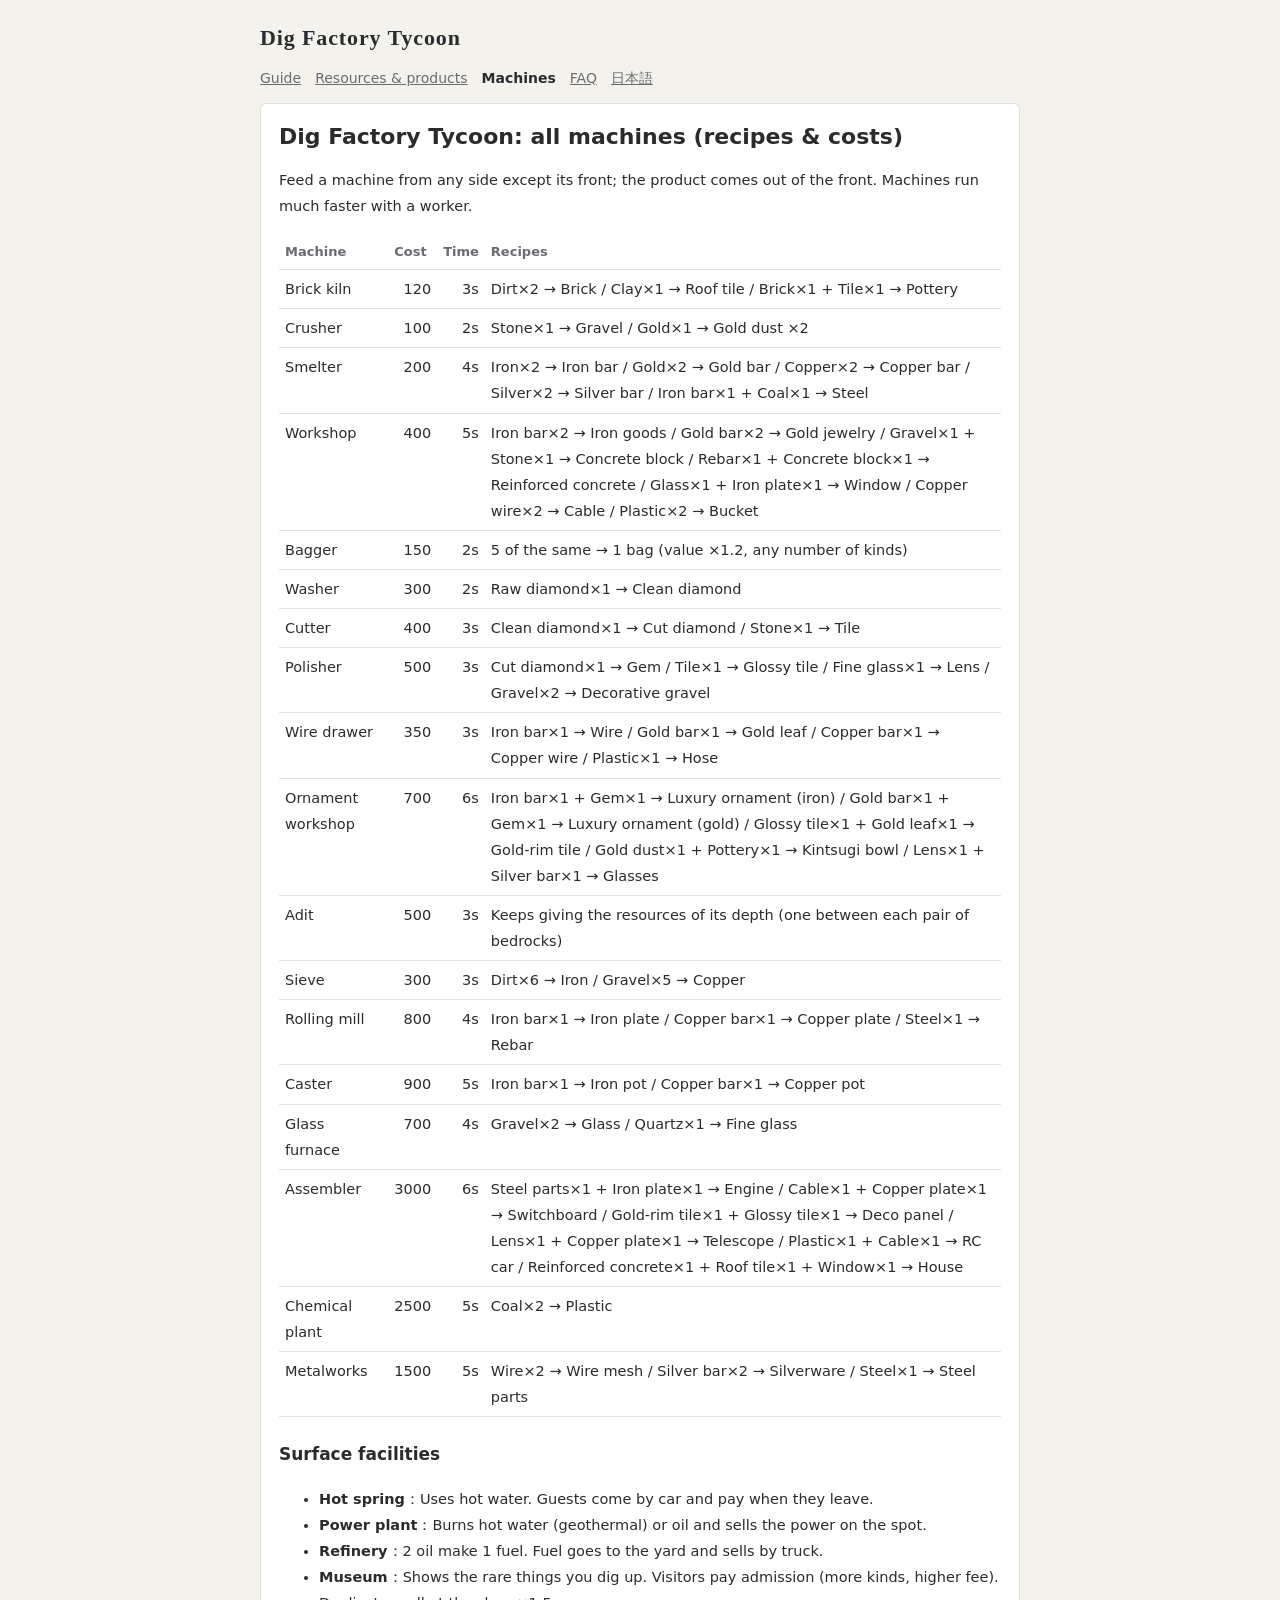
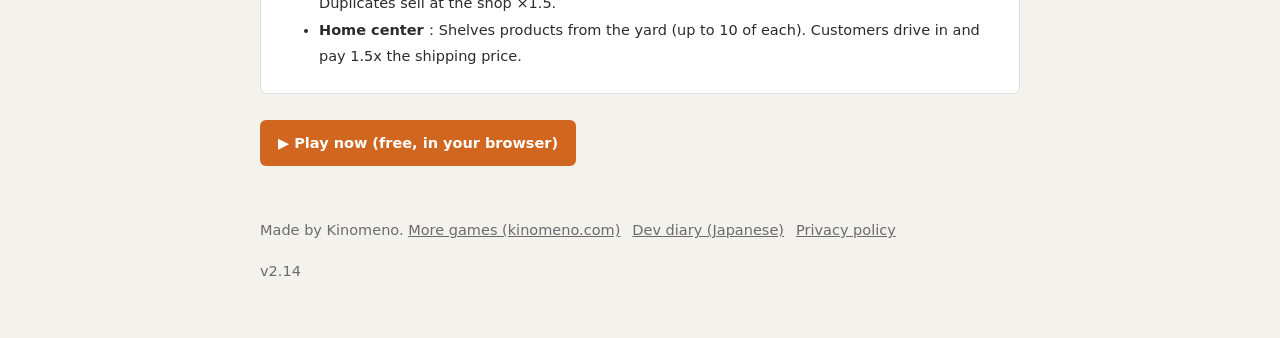
<file: en/guide/machines.html>
<!doctype html>
<html lang="en">
<head>
<meta charset="utf-8">
<meta name="viewport" content="width=device-width, initial-scale=1">
<title>Dig Factory Tycoon: machines list | recipes &amp; costs</title>
<meta name="description" content="All machines in Dig Factory Tycoon (kiln, smelter, polisher, assembler and more) with what they make and their cost, plus surface facilities.">
<link rel="canonical" href="https://horihori.kinomeno.com/en/guide/machines.html">
<link rel="alternate" hreflang="en" href="https://horihori.kinomeno.com/en/guide/machines.html">
<link rel="alternate" hreflang="ja" href="https://horihori.kinomeno.com/guide/machines.html">
<link rel="alternate" hreflang="x-default" href="https://horihori.kinomeno.com/guide/machines.html">
<meta property="og:title" content="Dig Factory Tycoon: machines list | recipes &amp; costs">
<meta property="og:description" content="All machines in Dig Factory Tycoon (kiln, smelter, polisher, assembler and more) with what they make and their cost, plus surface facilities.">
<meta property="og:url" content="https://horihori.kinomeno.com/en/guide/machines.html">
<meta property="og:image" content="https://horihori.kinomeno.com/icons/og.png">
<meta property="og:type" content="website">
<meta name="twitter:card" content="summary_large_image">
<link rel="icon" type="image/png" sizes="32x32" href="/icons/favicon-32.png?v=199">
<style>
:root { --bg: #f4f2ec; --paper: #fff; --text: #2b2b2e; --sub: #6b6a70; --line: rgba(0,0,0,.12); --accent: #d0661f; }
@media (prefers-color-scheme: dark) { :root { --bg: #1d1f24; --paper: #25282e; --text: #e8e6e1; --sub: #a3a2a8; --line: rgba(255,255,255,.14); } }
body { margin: 0; background: var(--bg); color: var(--text); font-family: "Hiragino Sans", "Yu Gothic UI", "Meiryo", system-ui, sans-serif; line-height: 1.8; }
header, main, footer { max-width: 760px; margin: 0 auto; padding: 0 16px; }
header { padding-top: 18px; } header .t { font-family: "Shippori Mincho B1", "Yu Mincho", serif; font-size: 22px; font-weight: 600; letter-spacing: .04em; color: inherit; text-decoration: none; }
nav { display: flex; flex-wrap: wrap; gap: 6px 14px; margin: 8px 0 4px; font-size: 14px; } nav a { color: var(--sub); } nav a[aria-current] { color: var(--text); font-weight: 700; text-decoration: none; }
.play { display: inline-block; margin: 12px 0; padding: 10px 18px; background: var(--accent); color: #fff; border-radius: 6px; text-decoration: none; font-weight: 700; }
article { background: var(--paper); border: 1px solid var(--line); border-radius: 6px; padding: 18px 18px 8px; margin: 12px 0; }
h1 { font-size: 22px; margin: 0 0 6px; line-height: 1.4; } h2 { font-size: 17px; margin: 22px 0 6px; } h3 { font-size: 15px; margin: 16px 0 4px; }
p, li, td, th { font-size: 14.5px; } .sub { color: var(--sub); font-size: 13px; }
table { border-collapse: collapse; width: 100%; margin: 8px 0 14px; } th, td { border-bottom: 1px solid var(--line); padding: 6px 6px; text-align: left; vertical-align: top; } th { font-size: 13px; color: var(--sub); font-weight: 600; }
td.n { white-space: nowrap; font-variant-numeric: tabular-nums; text-align: right; }
img { max-width: 100%; height: auto; border-radius: 6px; }
footer { padding: 10px 16px 40px; font-size: 13px; color: var(--sub); } footer a { color: var(--sub); margin-right: 12px; }
a { color: #3f7cc4; }
</style>

</head>
<body>
<header>
<a class="t" href="/">Dig Factory Tycoon</a>
<nav><a href="/en/guide/">Guide</a><a href="/en/guide/items.html">Resources &amp; products</a><a href="/en/guide/machines.html" aria-current="page">Machines</a><a href="/en/guide/faq.html">FAQ</a><a href="/guide/machines.html" hreflang="ja">日本語</a></nav>
</header>
<main>
<article>
<h1>Dig Factory Tycoon: all machines (recipes & costs)</h1>
<p>Feed a machine from any side except its front; the product comes out of the front. Machines run much faster with a worker.</p>
<table><thead><tr><th>Machine</th><th>Cost</th><th>Time</th><th>Recipes</th></tr></thead><tbody><tr><td>Brick kiln</td><td class="n">120</td><td class="n">3s</td><td>Dirt×2 → Brick  /  Clay×1 → Roof tile  /  Brick×1 + Tile×1 → Pottery</td></tr><tr><td>Crusher</td><td class="n">100</td><td class="n">2s</td><td>Stone×1 → Gravel  /  Gold×1 → Gold dust ×2</td></tr><tr><td>Smelter</td><td class="n">200</td><td class="n">4s</td><td>Iron×2 → Iron bar  /  Gold×2 → Gold bar  /  Copper×2 → Copper bar  /  Silver×2 → Silver bar  /  Iron bar×1 + Coal×1 → Steel</td></tr><tr><td>Workshop</td><td class="n">400</td><td class="n">5s</td><td>Iron bar×2 → Iron goods  /  Gold bar×2 → Gold jewelry  /  Gravel×1 + Stone×1 → Concrete block  /  Rebar×1 + Concrete block×1 → Reinforced concrete  /  Glass×1 + Iron plate×1 → Window  /  Copper wire×2 → Cable  /  Plastic×2 → Bucket</td></tr><tr><td>Bagger</td><td class="n">150</td><td class="n">2s</td><td>5 of the same → 1 bag (value ×1.2, any number of kinds)</td></tr><tr><td>Washer</td><td class="n">300</td><td class="n">2s</td><td>Raw diamond×1 → Clean diamond</td></tr><tr><td>Cutter</td><td class="n">400</td><td class="n">3s</td><td>Clean diamond×1 → Cut diamond  /  Stone×1 → Tile</td></tr><tr><td>Polisher</td><td class="n">500</td><td class="n">3s</td><td>Cut diamond×1 → Gem  /  Tile×1 → Glossy tile  /  Fine glass×1 → Lens  /  Gravel×2 → Decorative gravel</td></tr><tr><td>Wire drawer</td><td class="n">350</td><td class="n">3s</td><td>Iron bar×1 → Wire  /  Gold bar×1 → Gold leaf  /  Copper bar×1 → Copper wire  /  Plastic×1 → Hose</td></tr><tr><td>Ornament workshop</td><td class="n">700</td><td class="n">6s</td><td>Iron bar×1 + Gem×1 → Luxury ornament (iron)  /  Gold bar×1 + Gem×1 → Luxury ornament (gold)  /  Glossy tile×1 + Gold leaf×1 → Gold-rim tile  /  Gold dust×1 + Pottery×1 → Kintsugi bowl  /  Lens×1 + Silver bar×1 → Glasses</td></tr><tr><td>Adit</td><td class="n">500</td><td class="n">3s</td><td>Keeps giving the resources of its depth (one between each pair of bedrocks)</td></tr><tr><td>Sieve</td><td class="n">300</td><td class="n">3s</td><td>Dirt×6 → Iron  /  Gravel×5 → Copper</td></tr><tr><td>Rolling mill</td><td class="n">800</td><td class="n">4s</td><td>Iron bar×1 → Iron plate  /  Copper bar×1 → Copper plate  /  Steel×1 → Rebar</td></tr><tr><td>Caster</td><td class="n">900</td><td class="n">5s</td><td>Iron bar×1 → Iron pot  /  Copper bar×1 → Copper pot</td></tr><tr><td>Glass furnace</td><td class="n">700</td><td class="n">4s</td><td>Gravel×2 → Glass  /  Quartz×1 → Fine glass</td></tr><tr><td>Assembler</td><td class="n">3000</td><td class="n">6s</td><td>Steel parts×1 + Iron plate×1 → Engine  /  Cable×1 + Copper plate×1 → Switchboard  /  Gold-rim tile×1 + Glossy tile×1 → Deco panel  /  Lens×1 + Copper plate×1 → Telescope  /  Plastic×1 + Cable×1 → RC car  /  Reinforced concrete×1 + Roof tile×1 + Window×1 → House</td></tr><tr><td>Chemical plant</td><td class="n">2500</td><td class="n">5s</td><td>Coal×2 → Plastic</td></tr><tr><td>Metalworks</td><td class="n">1500</td><td class="n">5s</td><td>Wire×2 → Wire mesh  /  Silver bar×2 → Silverware  /  Steel×1 → Steel parts</td></tr></tbody></table>
<h2>Surface facilities</h2>
<ul><li><b>Hot spring</b>：Uses hot water. Guests come by car and pay when they leave.</li><li><b>Power plant</b>：Burns hot water (geothermal) or oil and sells the power on the spot.</li><li><b>Refinery</b>：2 oil make 1 fuel. Fuel goes to the yard and sells by truck.</li><li><b>Museum</b>：Shows the rare things you dig up. Visitors pay admission (more kinds, higher fee). Duplicates sell at the shop ×1.5.</li><li><b>Home center</b>：Shelves products from the yard (up to 10 of each). Customers drive in and pay 1.5x the shipping price.</li></ul>
</article>
<p><a class="play" href="/">▶ Play now (free, in your browser)</a></p>
</main>
<footer>
<p>Made by Kinomeno. <a href="https://www.kinomeno.com/">More games (kinomeno.com)</a><a href="/diary/">Dev diary (Japanese)</a><a href="/privacy/">Privacy policy</a></p>
<p>v2.14</p>
</footer>
<script src="/js/pv.js?v=1" defer></script>
</body>
</html>
</file>
<file: style.css>
/* ほりほり工場：見た目（デザイン）はこのファイルの変数で決める。ゲームの機能（main.js）とは分けてある */
:root {
  --hdr: 68px; --edge: 26px; --dash: 0px;   /* v2.06：80→68（2段のボタンの高さ＋上下2px）*/
  /* 明るい配色：白とグレーが基本。色は「お金（アクセント）」と「選択」だけ */
  --bg: #e6e6e3;
  --glass: rgba(250, 250, 248, .84);     /* ヘッダー・メニューの背景（半透明） */
  --glass2: rgba(252, 252, 250, .97);    /* パネルの背景 */
  --line: rgba(0, 0, 0, .09);            /* 細い線 */
  --line2: rgba(0, 0, 0, .18);
  --text: #2b2b2e;                       /* 文字（濃いグレー） */
  --sub: #77767a;                        /* 補足の文字 */
  --accent: #d0661f;                     /* お金・値段（オレンジ） */
  --sel: #2b2b2e;                        /* 選択中（黒っぽいグレー） */
  --selbg: #2b2b2e;
  --bad: #c0392b;
  --good: #4f8a5b;
  --radius: 4px;
  --font: "Hiragino Sans", "Hiragino Kaku Gothic ProN", "Yu Gothic UI", "Meiryo", system-ui, sans-serif;
}
* { box-sizing: border-box; }
html, body { margin: 0; height: 100%; overflow: hidden; overscroll-behavior: none; }
body {
  background: var(--bg); color: var(--text); font-family: var(--font);
  -webkit-user-select: none; user-select: none; letter-spacing: .02em;
  -webkit-font-smoothing: antialiased;
}

/* ゲーム画面は全面。ヘッダーやメニューは半透明で上に重なる */
#cv { position: fixed; inset: 0; width: 100vw; height: 100%; display: block; touch-action: none; }
#cv.grab { cursor: grab; }
#cv.grabbing { cursor: grabbing; }
#cv.place { cursor: crosshair; }

/* ヘッダー */
#hdr {
  position: fixed; top: 0; left: 0; right: 0; height: var(--hdr); z-index: 30;
  display: flex; flex-direction: column; justify-content: center; gap: 4px; padding: 2px 10px;
  background: var(--glass); border-bottom: 1px solid var(--line);
  backdrop-filter: blur(6px); -webkit-backdrop-filter: blur(6px);
  white-space: nowrap; overflow: hidden;
}
.hrow { display: flex; align-items: center; gap: 10px; min-width: 0; }
#timeGroup { gap: 4px; }
/* タイトル（ワードマーク） */
#hdr .brand { display: flex; align-items: baseline; gap: 6px; cursor: pointer; }
#hdr .title { font-size: 15px; font-weight: 600; letter-spacing: .08em; }
#hdr .wm { font-size: 9px; letter-spacing: .32em; color: var(--sub); font-weight: 500; }
#hdr small { color: var(--sub); font-size: 10px; letter-spacing: .05em; }
#hdr .stat { font-size: 13px; color: var(--sub); display: flex; align-items: baseline; gap: 5px; }
#hdr .stat b { color: var(--accent); font-size: 15px; font-weight: 600; font-variant-numeric: tabular-nums; letter-spacing: .03em; }
#hdr .stat b.neg { color: var(--bad); }
#hdr #date { color: var(--text); font-variant-numeric: tabular-nums; }
#hdr .grow { flex: 1; }
#hdr button { padding: 5px 9px; }
#hdr .icon { font-size: 15px; padding: 3px 8px; }
.sm { display: none; }
/* はみ出したら段階的に詰める（main.js の fitHeader が実際の幅を測って c1→c2→c3 を付ける） */
#hdr.c1 small, #hdr.c1 .wm { display: none; }
#hdr.c1 .hrow { gap: 6px; }
#hdr.c2 .lg { display: none; } #hdr.c2 .sm { display: inline; }
#hdr.c3 { padding: 2px 6px; }
#hdr.c3 .title { font-size: 13px; }   /* v1.85：字間は詰めたまま（下の明朝の規則） */
#hdr.c3 .stat { font-size: 11px; } #hdr.c3 .stat b { font-size: 13px; }
#hdr.c3 .hrow { gap: 5px; } #hdr.c3 #timeGroup { gap: 3px; }
#hdr.c3 button { padding: 5px 6px; font-size: 12px; } #hdr.c3 button.sq { width: 26px; }

.float {
  position: fixed; z-index: 10;
  background: var(--glass); border: 1px solid var(--line);
  border-radius: var(--radius); padding: 6px 8px; box-shadow: 0 4px 16px rgba(0,0,0,.12);
  backdrop-filter: blur(6px); -webkit-backdrop-filter: blur(6px);
}
[hidden] { display: none !important; }
.group { display: flex; gap: 4px; align-items: center; flex-wrap: wrap; justify-content: center; }
.sep { width: 1px; height: 20px; background: var(--line2); margin: 0 3px; }
.lab { color: var(--sub); font-size: 12px; }

/* ボタン：細い線・平ら */
button {
  background: #ffffff; color: var(--text); border: 1px solid var(--line2); border-radius: var(--radius);
  padding: 6px 10px; font-size: 13px; cursor: pointer; font-family: inherit; letter-spacing: .03em; touch-action: manipulation;
  transition: background .12s, border-color .12s;
}
button:hover { background: #f1f1ef; }
button:disabled { opacity: .35; cursor: default; }
button small { color: var(--accent); font-variant-numeric: tabular-nums; margin-left: 2px; }
button.active { background: var(--selbg); border-color: var(--sel); color: #fff; }
button.active small { color: #f3b27e; }
button.x { padding: 2px 8px; font-size: 12px; border-color: var(--line); }
button.sq { width: 30px; padding: 6px 0; }
button.dir { width: 34px; padding: 6px 0; }
button.test { border-style: dashed; color: #9a6a3a; }
button.hand { display: inline-flex; align-items: center; justify-content: center; padding: 4px 8px; }
.play { min-width: 62px; }

/* 移動：画面の端の帯（押している間動く）。中の小さなボタンは目印 */
.mv { position: fixed; z-index: 9; display: flex; align-items: center; justify-content: center; touch-action: none; cursor: pointer; }
.mv:active { background: rgba(0,0,0,.05); }
#mvUp { top: var(--hdr); left: 0; right: 0; height: var(--edge); }
#mvDown { bottom: 0; left: 0; right: 0; height: var(--edge); }
#mvLeft { top: calc(var(--hdr) + var(--edge)); bottom: var(--edge); left: 0; width: var(--edge); }
#mvRight { top: calc(var(--hdr) + var(--edge)); bottom: var(--edge); right: 0; width: var(--edge); }
.mvb {
  display: flex; align-items: center; justify-content: center; width: 34px; height: 20px; font-size: 9px; line-height: 1;
  background: rgba(255,255,255,.7); border: 1px solid var(--line2); border-radius: var(--radius); color: #555;
  pointer-events: none;
}
#mvLeft .mvb, #mvRight .mvb { width: 20px; height: 34px; }
#dirBar { right: calc(var(--edge) + 4px); flex-wrap: nowrap; width: max-content; }

/* 下のメニュー */
#menuBtn { bottom: calc(var(--edge) + 4px); right: calc(var(--edge) + 4px); padding: 9px 18px; font-size: 13px; letter-spacing: .12em; }
#menuCur { color: var(--sel); margin-left: 6px; font-size: 12px; letter-spacing: .02em; }
#menuCur:empty { display: none; }
#catBar { bottom: calc(var(--edge) + 4px); right: calc(var(--edge) + 4px); width: max-content; max-width: calc(100vw - var(--edge) * 2 - 8px); justify-content: flex-end; }
#subMenu { right: calc(var(--edge) + 4px); width: max-content; max-width: calc(100vw - var(--edge) * 2 - 8px); justify-content: flex-end; }
#subMenu { flex-direction: column; align-items: stretch; gap: 6px; }
/* 設置：左に項目（ドリル・コンベア・機械）、右にその種類（縮小した絵つき） */
.brow { display: flex; align-items: flex-start; gap: 6px; }
.brow .grp { min-width: 5.5em; text-align: left; }
.brow .grp.open { border-color: var(--sel); }
.types { display: flex; flex-wrap: wrap; gap: 4px; }
#subMenu .si { display: flex; flex-direction: column; align-items: center; gap: 2px; padding: 4px 6px; min-width: 64px; max-width: 120px; text-align: center; }
#subMenu .si .nm { font-size: 11px; line-height: 1.3; }
#subMenu .si .rec { font-size: 9px; color: var(--sub); line-height: 1.3; }
#subMenu .si.active .rec { color: #ddd; }
canvas.thumb { width: 30px; height: 30px; image-rendering: pixelated; }
.lockNote { font-size: 11px; color: var(--sub); padding: 2px 4px; }
button.cat.open { border-color: var(--sel); }

.msg {
  position: fixed; top: calc(var(--hdr) + 32px); left: 50%; transform: translateX(-50%); margin: 0; z-index: 40;
  color: var(--text); font-size: 13px; background: var(--glass2); padding: 6px 14px; border-radius: var(--radius);
  border: 1px solid var(--line2); border-left: 3px solid var(--accent);
  pointer-events: none; white-space: nowrap; max-width: calc(100vw - 20px); overflow: hidden; text-overflow: ellipsis;
}
.msg:empty { display: none; }
#curTool { left: calc(var(--edge) + 4px); bottom: calc(var(--edge) + 4px); font-size: 12px; color: var(--text); border-left: 3px solid var(--sel); pointer-events: none; }

/* パネル */
.panel { top: calc(var(--hdr) + var(--edge) + 4px); right: 8px; width: min(390px, calc(100vw - 16px)); max-height: calc(100% - var(--hdr) - 80px); overflow: auto; z-index: 20; background: var(--glass2); padding: 10px 12px; }
.panel.bottom { top: auto; right: calc(var(--edge) + 4px); }
.panel.drag .handle { cursor: move; touch-action: none; }
.head { display: flex; justify-content: space-between; align-items: center; gap: 8px; margin-bottom: 6px; padding-bottom: 6px; font-size: 13px; letter-spacing: .1em; border-bottom: 1px solid var(--line); }
.sub { font-size: 12px; color: var(--sub); line-height: 1.6; }
.row2 { display: grid; grid-template-columns: 1fr auto; gap: 2px 10px; align-items: center; padding: 8px 0; border-top: 1px solid var(--line); }
.row2 .name { font-weight: 600; font-size: 13px; }
.row2 .spec { font-size: 11px; color: var(--sub); grid-column: 1; line-height: 1.5; }
.row2 button { grid-row: 1 / span 2; grid-column: 2; }
.credit { margin-top: 12px; padding-top: 8px; border-top: 1px solid var(--line); font-size: 11px; color: var(--sub); display: flex; flex-wrap: wrap; gap: 4px 12px; }
.credit a { color: var(--sel); text-decoration: none; }
.wide { width: 100%; margin-top: 6px; }
.secT { margin: 12px 0 2px; font-size: 11px; font-weight: 600; color: var(--sub); letter-spacing: .14em; }
.bar { height: 3px; background: rgba(0,0,0,.08); border-radius: 2px; overflow: hidden; margin-top: 3px; }
.bar i { display: block; height: 100%; background: var(--good); }

/* 遊び方：2ペイン（左に項目・右に説明） */
#help { width: min(640px, calc(100vw - 16px)); }
.help2 { display: grid; grid-template-columns: 9em 1fr; gap: 12px; min-height: 240px; }
#helpNav { display: flex; flex-direction: column; gap: 2px; border-right: 1px solid var(--line); padding-right: 8px; }
#helpNav button { text-align: left; border-color: transparent; background: none; padding: 6px 8px; font-size: 12px; }
#helpNav button.active { background: var(--selbg); border-color: var(--sel); color: #fff; }
#helpBody h3 { margin: 2px 0 8px; font-size: 14px; letter-spacing: .08em; font-weight: 600; }
#helpBody p { margin: 0 0 8px; font-size: 13px; line-height: 1.75; color: var(--text); }
@media (max-width: 560px) {
  .help2 { grid-template-columns: 1fr; }
  #helpNav { flex-direction: row; flex-wrap: wrap; border-right: 0; border-bottom: 1px solid var(--line); padding: 0 0 6px; }
}

/* 情報 */
.data { display: grid; grid-template-columns: auto 1fr; gap: 3px 12px; font-size: 12px; margin-bottom: 8px; }
.data span:nth-child(odd) { color: var(--sub); }
.data span:nth-child(even) { text-align: right; font-variant-numeric: tabular-nums; }
.graph { width: 100%; height: 90px; display: block; background: rgba(0,0,0,.04); border-radius: var(--radius); margin: 3px 0 8px; }

/* 縮小地図 */
#mapPanel { top: calc(var(--hdr) + var(--edge) + 4px); left: calc(var(--edge) + 4px); z-index: 15; padding: 5px 7px 7px; }
#mapPanel .handle { cursor: move; touch-action: none; }
#mapCv { display: block; touch-action: none; cursor: pointer; border-radius: 2px; }

.btn2 { display: flex; gap: 4px; grid-row: 1 / span 2; grid-column: 2; }
.btn2 button { padding: 5px 9px; }
/* 調整パネル */
.tuneRow { display: grid; grid-template-columns: 1fr auto; gap: 0 8px; align-items: center; padding: 5px 0; border-top: 1px solid var(--line); font-size: 12px; }
.tuneRow input { grid-column: 1 / span 2; width: 100%; accent-color: var(--sel); }
.tuneRow b { font-variant-numeric: tabular-nums; font-weight: 500; }
.tuneRow b.chg { color: var(--accent); }
.tuneOut { width: 100%; height: 120px; margin-top: 6px; font-size: 11px; background: #fff; color: var(--text); border: 1px solid var(--line2); border-radius: var(--radius); -webkit-user-select: text; user-select: text; }
.adminGrid { display: grid; grid-template-columns: 1fr 1fr; gap: 6px; }
.adminGrid button { width: 100%; }

/* タップメニュー */
#pop { display: flex; flex-direction: column; gap: 6px; width: min(262px, calc(100vw - 16px)); z-index: 25; background: var(--glass2); padding: 8px 10px; }
#pop .head { margin: 0; }
.prow { display: flex; gap: 4px; }
#popDirs button { width: 34px; height: 32px; padding: 0; font-size: 15px; }
#popDirs .opts { flex-wrap: nowrap; }
/* ラベル固定列＋右側で折り返し */
.prow.labeled { display: grid; grid-template-columns: 5.5em 1fr; align-items: start; font-size: 12px; margin: 4px 0; }
.prow.labeled .lab { padding-top: 6px; }
.prow .opts { display: flex; gap: 4px; flex-wrap: wrap; }
.prow .opts button { padding: 4px 7px; font-size: 11px; }
#pop .wide { margin-top: 0; }
.lvline { color: var(--accent); }

.modal { position: fixed; inset: 0; z-index: 50; background: rgba(0,0,0,.3); display: flex; align-items: center; justify-content: center; }
.modal .box { background: var(--glass2); border: 1px solid var(--line2); border-radius: var(--radius); padding: 18px 20px; width: min(320px, calc(100vw - 32px)); }
.modal p { margin: 0 0 16px; font-size: 14px; line-height: 1.6; }
.modal .btns { display: flex; justify-content: flex-end; gap: 8px; }
.modal .btns button { min-width: 84px; padding: 8px 12px; }

/* ===== 試験：下のタブと引き出し（body.dash のときだけ）=====
   書類フォルダの見出しのように、タブを下に並べる。押すとその上に引き出しが伸び、左上に取っ手が付く。
   影や立体の縁は付けない（平らな紙と細い線） */
body.dash { --dash: 50px; --paper: #f3f2ee; --paper2: #ffffff; }
body.dash #menuBtn, body.dash #catBar { display: none !important; }
body.dash #cv { height: calc(100% - var(--dash)); }
body.dash #mvDown { bottom: var(--dash); }
body.dash #mvLeft, body.dash #mvRight { bottom: calc(var(--dash) + var(--edge)); }
body.dash #curTool { bottom: calc(var(--dash) + var(--edge) + 4px); }
#dash {
  position: fixed; left: 0; right: 0; bottom: 0; height: var(--dash); z-index: 30;
  display: flex; align-items: flex-end; gap: 3px; padding: 0 6px;
  background: var(--glass); border-top: 1px solid var(--line2);
  backdrop-filter: blur(6px); -webkit-backdrop-filter: blur(6px);
}
#dash[hidden] { display: none; }
/* タブ1枚＝見出し付きの書類。左上の小さな出っ張りが取っ手 */
#dash .dtab {
  position: relative; flex: 1; min-width: 0; height: 40px; margin-top: 8px; padding: 2px 4px 0;
  display: flex; flex-direction: column; align-items: flex-start; justify-content: center; gap: 1px;
  background: var(--paper); color: var(--text); text-align: left;
  border: 1px solid var(--line2); border-bottom: none; border-radius: 0 3px 0 0;
  transition: background .12s, transform .15s;
}
#dash .dtab::before {   /* 取っ手 */
  content: ""; position: absolute; left: -1px; top: -8px; width: 46%; height: 8px;
  background: inherit; border: 1px solid var(--line2); border-bottom: none; border-radius: 3px 3px 0 0;
}
#dash .dtab[hidden] { display: none; }
#dash .dtab b { font-weight: 600; font-size: 13px; letter-spacing: .06em; padding-left: 4px; }
#dash .dtab i { font-style: normal; font-size: 7.5px; letter-spacing: .22em; color: var(--sub); padding-left: 4px; white-space: nowrap; overflow: hidden; }
#dash .dtab:hover { background: #fbfaf7; }
#dash .dtab.cur b { color: var(--accent); }                      /* その中の道具を選んでいる */
#dash .dtab.open { background: var(--paper2); transform: translateY(-3px); z-index: 2; }   /* 引き出しを開いている */
#dash .dtab.open::before { visibility: hidden; }                  /* 取っ手は引き出しの上へ移る */
html[lang=en] #dash .dtab i { display: none; }
/* 引き出し：タブの上から上へ伸びる（設置・施設・工事の種類／強化・スキルのパネル） */
body.dash #subMenu, body.dash .panel.bottom {
  left: 0; right: 0; width: auto; max-width: none; border-radius: 0;
  background: var(--paper2); border: none; border-top: 1px solid var(--line2);
  box-shadow: none; padding: 10px 12px;
  animation: drawerUp .24s ease-out;   /* タブの後ろから上へせり出す */
}
body.dash #subMenu { align-items: flex-start; }
body.dash .panel.bottom { max-height: calc(100% - var(--hdr) - var(--dash) - 40px); }
@keyframes drawerUp { from { transform: translateY(100%); } to { transform: none; } }
@keyframes handleUp { from { transform: translateY(var(--dh, 100px)); } to { transform: none; } }   /* 取っ手も引き出しと同じ距離・同じ速さで動く */
#dHandle {
  position: fixed; z-index: 21; height: 22px; padding: 0 12px 0 10px;
  display: flex; align-items: baseline; gap: 8px; line-height: 22px;
  background: var(--paper2); border: 1px solid var(--line2); border-bottom: none; border-radius: 4px 4px 0 0;
  pointer-events: none;
}
#dHandle[hidden] { display: none; }
#dHandle.go { animation: handleUp .24s ease-out; }
#dHandle b { font-size: 12px; font-weight: 600; letter-spacing: .08em; }
#dHandle i { font-style: normal; font-size: 8px; letter-spacing: .24em; color: var(--sub); }
html[lang=en] #dHandle i { display: none; }
body.dash .panel.bottom > .head { display: none; }   /* 名前は取っ手に出ている。閉じるのはタブをもう一度押す */

/* ヘッダー2段目を畳む（▴▾ボタン） */
body.hfold { --hdr: 42px; }
body.hfold #timeGroup { display: none; }
#hdr .fold { font-size: 11px; padding: 4px 8px; color: var(--sub); }
#unfoldBtn {   /* 畳んだ2段目の右端に、ヘッダーから垂れたつまみ */
  position: fixed; z-index: 31; top: calc(var(--hdr) - 1px); right: 10px;
  font-size: 11px; padding: 1px 10px 3px; color: var(--sub);
  background: var(--glass); border: 1px solid var(--line2); border-top: none; border-radius: 0 0 5px 5px;
  backdrop-filter: blur(6px); -webkit-backdrop-filter: blur(6px);
}
#unfoldBtn[hidden] { display: none; }
/* 資金：ゲーム画面の左上。白いふちどりで、空でも土でも読める */
#moneyHud {
  position: fixed; z-index: 12; top: calc(var(--hdr) + 6px); left: 10px; pointer-events: none;
  display: flex; align-items: baseline; gap: 6px; color: var(--text); font-variant-numeric: tabular-nums;
  text-shadow: 0 0 2px #fff, 0 0 2px #fff, 1px 1px 0 #fff, -1px -1px 0 #fff, 1px -1px 0 #fff, -1px 1px 0 #fff, 0 0 6px rgba(255,255,255,.9);
}
#moneyHud span { font-size: 11px; color: #55545a; letter-spacing: .08em; }
#moneyHud b { font-size: 21px; font-weight: 700; color: var(--text); letter-spacing: .03em; }
#moneyHud b.neg { color: var(--bad); }
/* 下のタブのときは、情報も引き出しになる（ヘッダーの情報ボタンは隠す） */
body.dash #infoBtn { display: none; }

/* 情報：まとまり（お金・累計・現場）ごとに小さな見出しと線。幅に合わせて2〜3列 */
.igrid { display: grid; grid-template-columns: repeat(auto-fit, minmax(150px, 1fr)); gap: 10px 16px; margin-bottom: 10px; }
.igraphs { display: grid; grid-template-columns: repeat(auto-fit, minmax(240px, 1fr)); gap: 4px 16px; }
.igrp .ihead { font-size: 10px; letter-spacing: .2em; color: var(--sub); padding-bottom: 3px; margin-bottom: 4px; border-bottom: 1px solid var(--line2); }
.igrp .data { margin: 0; gap: 3px 10px; }
.igrp .data b { font-weight: 600; font-size: 14px; }
.igrp .data .pos { color: var(--good); }
.igrp .data .neg { color: var(--bad); }
.igrp .graph { margin: 2px 0 4px; height: 80px; }

/* 遊び方：選択の印（黒い四角）が項目の間を滑って移る */
#helpNav { position: relative; }
#helpNav .hmark { position: absolute; left: 0; top: 0; background: var(--selbg); border-radius: var(--radius); transition: transform .22s ease, width .22s ease, height .22s ease; pointer-events: none; }
#helpNav button { position: relative; z-index: 1; transition: color .22s; }
#helpNav button.active { background: none; border-color: transparent; color: #fff; }

#timeGroup .zl { font-size: 11px; margin-right: -1px; }
#speedBtn[hidden] { display: none; }

/* 情報：財務／履歴 */
.itabs { display: flex; gap: 4px; margin-bottom: 10px; }
.itabs button { padding: 4px 14px; font-size: 12px; }
.ihist { font-size: 12px; line-height: 1.6; }
.ihist .hrow2 { display: grid; grid-template-columns: 6.5em 1fr; gap: 10px; padding: 4px 0; border-bottom: 1px solid var(--line); }
.ihist .hrow2 span:first-child { color: var(--sub); font-variant-numeric: tabular-nums; }
/* タイトル画面：上は空、下に地上（ゲーム画面がそのまま見える） */
body.title #hdr, body.title #dash, body.title #moneyHud, body.title .mv, body.title #unfoldBtn,
body.title #curTool, body.title #dirBar, body.title #subMenu, body.title #dHandle { display: none !important; }
body.title #cv { height: 100%; }
body.title .panel { z-index: 45; }
#title { position: fixed; inset: 0; z-index: 40; display: flex; justify-content: center; align-items: flex-start; padding-top: 12vh; }
#title[hidden] { display: none; }
#title .tbox { text-align: center; }
#title .tname { margin: 0; font-size: 38px; font-weight: 700; letter-spacing: .14em; color: #fff; text-shadow: 0 2px 0 rgba(30,60,90,.18); }
#title .tsub { margin: 6px 0 30px; font-size: 10px; letter-spacing: .5em; color: rgba(255,255,255,.9); }
#title .tmenu { display: flex; flex-direction: column; gap: 10px; width: 210px; margin: 0 auto; }
#title .tmenu button { padding: 11px; font-size: 15px; letter-spacing: .2em; background: rgba(255,255,255,.94); }
#title .tmenu button[hidden] { display: none; }
#title .tlang { margin-top: 18px; display: flex; gap: 6px; justify-content: center; }
#title .tlang button { font-size: 11px; padding: 4px 8px; background: rgba(255,255,255,.6); }
#title .tlang button.active { background: var(--selbg); color: #fff; }
#title .tfoot { position: fixed; left: 0; right: 0; bottom: calc(8px + env(safe-area-inset-bottom)); text-align: center; font-size: 10px; letter-spacing: .1em; color: rgba(255,255,255,.92); text-shadow: 0 1px 2px rgba(0,0,0,.45); }   /* v1.69：コピーライトの行は画面のいちばん下 */
.awaybar { height: 6px; margin: 0 0 14px; }

.mv[hidden] { display: none; }

/* 取引 */
.adScreen { height: 120px; margin-bottom: 12px; display: flex; align-items: center; justify-content: center; background: #2b2b2e; color: #c8c8c4; border-radius: 4px; letter-spacing: .2em; font-size: 13px; }
#boostHud { display: block; font-size: 10px; color: var(--accent); letter-spacing: .04em; margin-left: 2px; }
#moneyHud { flex-wrap: wrap; }
#boostHud:empty { display: none; }

/* ===== v0.40 ===== */
/* お知らせ：スマホでもはみ出さず、折り返す */
.msg { white-space: normal; width: max-content; max-width: calc(100vw - 24px); text-align: center; line-height: 1.5; text-overflow: clip; }
/* 選択中の道具（左下）：押すと選択が外れる */
#curTool { pointer-events: auto; cursor: pointer; display: flex; align-items: center; gap: 8px; padding-right: 4px; }
#curTool .ctx { display: inline-flex; align-items: center; justify-content: center; width: 22px; height: 22px; border: 1px solid var(--line2); border-radius: var(--radius); background: #fff; font-size: 11px; color: var(--sub); }
/* ▼の帯は、下のタブと少し離す（押し間違い防止） */
body.dash #mvDown { bottom: calc(var(--dash) + 14px); }
body.dash #mvLeft, body.dash #mvRight { bottom: calc(var(--dash) + var(--edge) + 14px); }
/* 引き出しを閉じる×（右上） */
#dClose { position: fixed; z-index: 21; right: 8px; height: 24px; padding: 0 10px; background: var(--paper2, #fff); border: 1px solid var(--line2); border-bottom: none; border-radius: 4px 4px 0 0; }
#dClose[hidden] { display: none; }
/* 情報：引き出しで選ぶので、中のタブは出さない */
body.dash #info .itabs { display: none; }
#subMenu .ipick { gap: 6px; }
#subMenu .ipick button { min-width: 96px; padding: 10px 14px; font-size: 13px; letter-spacing: .08em; }
/* カタログ */
.icat .row2 .name { display: flex; align-items: center; gap: 6px; }
.icat .cicon { width: 16px; height: 16px; image-rendering: pixelated; }
.icat .cprice { grid-row: 1 / span 2; grid-column: 2; color: var(--accent); font-variant-numeric: tabular-nums; font-size: 14px; }
/* 今月の収支（資金の下） */
#monthHud { display: block; width: 100%; font-size: 11px; font-weight: 600; letter-spacing: .03em; }
#monthHud.pos { color: var(--good); } #monthHud.neg { color: var(--bad); }
#monthHud:empty { display: none; }
#dClose.go { animation: handleUp .24s ease-out; }
/* お知らせ：秘書の顔＋文（改行あり） */
.msg { display: flex; align-items: center; gap: 8px; white-space: pre-line; text-align: left; padding: 6px 12px 6px 8px; }
.msg:empty { display: none; }
.msg .secIcon { width: 32px; height: 32px; flex: none; image-rendering: pixelated; border-radius: 3px; background: #eef1f4; }
.msg.good { border-left-color: var(--good); }
.msg.bad { border-left-color: var(--bad); }
#noticeMsg { display: flex; gap: 12px; align-items: flex-start; white-space: pre-line; }
#noticeMsg .secBig { width: 48px; height: 48px; flex: none; image-rendering: pixelated; border-radius: 4px; background: #eef1f4; }
/* 遊び方の挿絵 */
.hfig { display: flex; gap: 8px; flex-wrap: wrap; align-items: flex-end; margin: 2px 0 10px; padding: 8px; background: #eceae4; border-radius: var(--radius); }
.hfig .hpic { width: 40px; height: 40px; image-rendering: pixelated; }
/* 自動プレイ（見る）：AIのしたこと */
#aiHud { display: block; width: 100%; font-size: 10px; line-height: 1.45; color: #4a4a50; white-space: pre-line; letter-spacing: .02em; margin-top: 2px; }
#aiHud:empty { display: none; }

/* v0.43 自動プレイ（見る）：時間を進めるボタン */
#liveBar { display: inline-flex; gap: 4px; }   /* 自動プレイ（見る）の間だけ、速さの横に出る */
#liveBar[hidden] { display: none; }

/* v0.46 自動プレイの結果：改行して出す */
#awayMsg { white-space: pre-line; }
#aiTime { display: block; width: 100%; font-size: 10px; line-height: 1.45; color: #4a4a50; letter-spacing: .02em; margin-top: 2px; }
#aiTime:empty { display: none; }
/* v0.49 FPS（右上に小さく） */
#fpsHud { position: fixed; z-index: 12; top: calc(var(--hdr) + 6px); right: 10px; pointer-events: none; font-size: 10px; color: #4a4a50; text-shadow: 0 0 2px #fff, 0 0 2px #fff; font-variant-numeric: tabular-nums; }
body.title #fpsHud { display: none; }
/* v0.51 今の目標（資金の下） */
#goalHud { display: block; width: 100%; font-size: 10.5px; line-height: 1.45; color: #2b2b2e; white-space: pre-line; letter-spacing: .02em; }
#goalHud:empty { display: none; }
/* v0.55 釣り合い調整（全部の数字） */
#balPanel { position: fixed; inset: 0; z-index: 60; background: rgba(250,250,248,.97); display: flex; flex-direction: column; font-size: 12px; color: #2b2b2e; }
#balPanel[hidden] { display: none; }
#balPanel .balHead { display: flex; flex-wrap: wrap; gap: 6px; align-items: center; padding: 8px 10px; border-bottom: 1px solid rgba(0,0,0,.15); }
#balPanel .balHead input[type=search] { flex: 1; min-width: 140px; font: inherit; padding: 4px 6px; }
#balPanel .balHead button, #balPanel .balRow button { font: inherit; padding: 3px 8px; border: 1px solid rgba(0,0,0,.25); border-radius: 3px; background: #fff; cursor: pointer; }
#balPanel textarea { margin: 6px 10px; height: 90px; font: 11px monospace; }
#balPanel .balBody { flex: 1; overflow: auto; padding: 6px 10px 40px; }
#balPanel details { margin: 4px 0; border: 1px solid rgba(0,0,0,.1); border-radius: 4px; background: #fff; }
#balPanel summary { padding: 6px 8px; font-weight: 600; cursor: pointer; }
#balPanel .balRow { display: grid; grid-template-columns: minmax(0, 1fr) 110px 76px auto; gap: 6px; align-items: center; padding: 3px 8px; border-top: 1px solid rgba(0,0,0,.05); }
#balPanel .balRow[hidden] { display: none; }
#balPanel .balRow.chg { background: #fff3d6; }
#balPanel .balRow .bl { overflow-wrap: anywhere; }
#balPanel .balRow input[type=number] { width: 100%; font: inherit; padding: 2px 4px; }
#balPanel .balRow input[type=range] { width: 100%; }
@media (max-width: 520px) { #balPanel .balRow { grid-template-columns: minmax(0, 1fr) 70px auto; } #balPanel .balRow input[type=range] { display: none; } }
/* v0.56 メッセージ：関係する所があればタップできる */
.msg.jump { pointer-events: auto; cursor: pointer; }
.msg.jump .mtext { text-decoration: underline dotted; text-underline-offset: 3px; }
/* v0.59 new の印・タブの●・遊び方の一覧とおねがい */
.newtag { display: inline-block; margin-left: 4px; font-size: 9px; font-weight: 700; color: #d0661f; letter-spacing: .04em; vertical-align: top; }
.hasNew { position: relative; }
.hasNew::after { content: ''; position: absolute; top: 3px; right: 3px; width: 6px; height: 6px; border-radius: 50%; background: #d0661f; }
#helpBody .hlist h4 { margin: 12px 0 4px; font-size: 13px; }
#helpBody .hrow2 { display: flex; gap: 8px; align-items: flex-start; padding: 4px 0; border-top: 1px solid rgba(0,0,0,.06); }
#helpBody .hrow2 canvas { width: 32px; height: 32px; flex: none; image-rendering: pixelated; }
#helpBody .hrow2 b { font-size: 12.5px; }
#helpBody .pleaseBtns { display: flex; flex-wrap: wrap; gap: 6px; margin-top: 8px; }
#helpBody .btnLink { display: inline-block; padding: 6px 12px; border: 1px solid rgba(0,0,0,.25); border-radius: 4px; background: #fff; color: #2b2b2e; text-decoration: none; font-size: 12.5px; }
#helpBody { overflow-y: auto; }
/* v0.64 広告を見る／やめる */
.adAsk { display: flex; gap: 8px; justify-content: center; margin-top: 10px; }
.adAsk[hidden] { display: none; }
.adAsk button { font: inherit; padding: 6px 14px; border: 1px solid rgba(0,0,0,.25); border-radius: 4px; background: #fff; cursor: pointer; }
/* v0.65 はじめの手順 */
body.tut #dash, body.tut #catBar, body.tut #menuBtn, body.tut #subMenu, body.tut #dHandle, body.tut #dClose { display: none !important; }
#tutMsg { position: fixed; z-index: 41; left: 50%; transform: translateX(-50%); top: 120px; max-width: calc(100vw - 24px); display: flex; align-items: center; gap: 10px;
  background: #fff; color: #2b2b2e; border: 1px solid rgba(0,0,0,.2); border-radius: 6px; padding: 8px 10px 8px 14px; font-size: 14px; box-shadow: 0 2px 10px rgba(0,0,0,.12); cursor: pointer; }
#tutMsg[hidden] { display: none; }
#tutSkip { font: inherit; font-size: 11px; padding: 2px 8px; border: 1px solid rgba(0,0,0,.2); border-radius: 3px; background: #f4f4f2; color: #6b6a70; cursor: pointer; }
/* 「設置」をゆっくり光らせる（点滅ではなく、ふちの色がゆっくり変わる） */
.tutPulse { animation: tutPulse 2.4s ease-in-out infinite; }
@keyframes tutPulse { 0%, 100% { box-shadow: 0 0 0 2px rgba(208,102,31,.25); } 50% { box-shadow: 0 0 0 4px rgba(208,102,31,.7); } }
/* v0.66 はじめの手順：▼・スキップ・矢印 */
#tutNext { font-size: 10px; color: #d0661f; animation: tutNext .7s ease-in-out infinite; margin-left: 8px; }
#tutNext[hidden] { display: none; }
@keyframes tutNext { 0%, 100% { opacity: .35; } 50% { opacity: 1; } }
#tutSkip { position: fixed; z-index: 41; right: 10px; top: calc(var(--hdr) + 26px); font: inherit; font-size: 11px; padding: 3px 10px; border: 1px solid rgba(0,0,0,.2); border-radius: 3px; background: rgba(255,255,255,.9); color: #6b6a70; cursor: pointer; }
#tutSkip[hidden] { display: none; }
#tutArrow { position: fixed; inset: 0; width: 100vw; height: 100vh; z-index: 40; pointer-events: none; }
#tutArrow[hidden] { display: none; }
#tutText { white-space: pre-line; }
/* v0.68 英語の時、下のタブの文字を少し小さく（Upgrade などが切れないように） */
html[lang="en"] #dash .dtab b { font-size: 11.5px; letter-spacing: 0; padding-left: 2px; }
/* v0.69 撤去は見出しの右（レベルアップから離す）・向きのオート */
#pop .head #popRemove { margin-left: auto; font-size: 11px; padding: 2px 8px; letter-spacing: 0; }
#pop .head #popRemove[hidden] { display: none; }
#dirBar .dir[data-dir="auto"] { font-size: 11px; padding-left: 6px; padding-right: 6px; }
#dirBar .dir[hidden] { display: none; }
/* v0.70 放置の計算中は真っ暗にバーだけ */
#away.calc { background: #000; }
#away.calc .box { background: transparent; border-color: transparent; color: #e8e6e0; }
#awayEta { margin: -6px 0 8px; font-size: 12px; opacity: .8; min-height: 1.2em; }
/* v0.74 事務所・研究所の断面図／メニューの情報の整理（見出しに線・まとまりごとに区切る） */
.cutaway { display: block; width: 100%; height: 60px; margin: 2px 0 8px; border-radius: 3px; image-rendering: pixelated; }
.panel .secT { margin: 14px 0 0; padding: 0 0 4px; font-size: 11.5px; color: #4a4a50; border-bottom: 2px solid var(--line2); letter-spacing: .12em; }
.panel .secT + .row2 { border-top: 0; }
.panel .secT + .sub { margin-top: 6px; }
.panel > div > .sub:first-child { background: rgba(0,0,0,.035); border-left: 3px solid var(--accent); padding: 5px 8px; border-radius: 2px; }
.row2 .name { letter-spacing: .02em; }
.row2 + .row2 { border-top: 1px dashed var(--line2); }
.prow.labeled .opts button, #skillBody .opts button { white-space: nowrap; }
/* v0.78 メッセージは上の真ん中（資金などに重なってよい） */
.msg { top: calc(var(--hdr) + 6px); left: 50%; transform: translateX(-50%); max-width: min(92vw, 460px); z-index: 42; }
/* v0.80 案内：メッセージは画面の真ん中（top は tutPlace で決める）・ボタンもゆっくり光らせる（点滅ではない） */
#tutMsg { top: calc(var(--hdr) + 8px); }
.tutPulse2 { animation: tutPulse2 1.6s ease-in-out infinite; position: relative; }
@keyframes tutPulse2 { 0%, 100% { box-shadow: 0 0 0 2px rgba(208,102,31,.25); } 50% { box-shadow: 0 0 0 4px rgba(208,102,31,.85); } }
/* v0.81 畳める見出し・左下の「× コンベア」と向きのバーを1本に */
.panel .secT.fold { cursor: pointer; user-select: none; }
.panel .secT.fold::before { content: '▸ '; color: var(--sub); }
.panel .secT.fold.open::before { content: '▾ '; }
.foldBody[hidden] { display: none; }
#curTool .ctx { order: -1; }
#dirBar.joined { padding-top: 2px; padding-bottom: 2px; align-items: center; }
#dirBar.joined:not(.above) { border-left: 0; border-top-left-radius: 0; border-bottom-left-radius: 0; }
#dirBar.joined .dir { min-width: 26px; padding: 2px 4px; }
/* v0.82 研究の数字の並び・切りかえ・情報の列 */
.chips { display: flex; gap: 6px; margin: 0 0 8px; }
.chip { flex: 1; display: flex; flex-direction: column; align-items: center; padding: 4px 2px; border: 1px solid var(--line2); border-radius: 3px; background: rgba(0,0,0,.025); }
.chip i { font-style: normal; font-size: 10px; color: var(--sub); white-space: nowrap; }
.chip b { font-size: 15px; }
.segRow { margin: 8px 0 2px; }
.seg { display: inline-flex; }
.seg button { white-space: nowrap; border-radius: 0; margin: 0; }
.seg button:first-child { border-radius: 3px 0 0 3px; }
.seg button:last-child { border-radius: 0 3px 3px 0; border-left: 0; }
.icol { display: flex; flex-direction: column; gap: 10px; }
.igrp .data .lastY { font-size: 10px; color: var(--sub); white-space: nowrap; font-weight: 400; }
#tutMsg { width: max-content; max-width: calc(100vw - 24px); }
#tutText { white-space: pre-line; word-break: keep-all; }
#popView[hidden] { display: none; }
#popView { margin: 0; }
/* v0.90 宇宙の絵 */
.modal.space { background: rgba(0,0,0,.6); z-index: 60; }
.modal.space[hidden] { display: none; }
.spbox { background: #0b1030; color: #e8ecff; border-radius: 8px; padding: 14px; text-align: center; }
.spbox canvas { display: block; margin: 0 auto 10px; border-radius: 4px; image-rendering: pixelated; }
.spbox h2 { margin: 6px 0 4px; font-size: 20px; letter-spacing: .04em; }
.spbox p { margin: 0 0 12px; font-size: 12px; opacity: .8; }
#msg .mtext { white-space: pre-line; }
.modal.space { transition: opacity 1.2s ease; }

/* v0.96：ヘッダーがまだはみ出す時（ひらがな・小さい画面） */
#hdr.c4 .zl, #hdr.c4 #timeGroup .sep { display: none !important; }
#hdr.c5 button { padding: 4px 4px; font-size: 11px; letter-spacing: 0; } #hdr.c5 button.sq { width: 22px; } #hdr.c5 #timeGroup { gap: 2px; }
/* v0.96：見出し（×）はスクロールしても上に残る・縦に長い物は中をスクロール */
.panel:not(.bottom) > .head { position: sticky; top: -10px; z-index: 3; margin: -10px -12px 6px; padding: 10px 12px 6px; background: var(--paper2, #fbfaf7); }
#pop { overflow-y: auto; overscroll-behavior: contain; }
#popFilters { max-height: 34vh; overflow-y: auto; overscroll-behavior: contain; }
#subMenu { max-height: calc(100% - var(--hdr) - 70px); overflow-y: auto; overscroll-behavior: contain; }
body.dash #subMenu { max-height: calc(100% - var(--hdr) - var(--dash) - 40px); }
#popFilters { display: block !important; }
#popFilters .pfHead { font-size: 11px; color: var(--sub); padding: 4px 0 2px; cursor: pointer; user-select: none; border-bottom: 1px solid var(--line); margin-bottom: 3px; }
#popFilters .pfHead::before { content: '▸ '; } #popFilters .pfHead.open::before { content: '▾ '; }
#popFilters .pfList { display: flex; flex-wrap: wrap; gap: 3px; margin-bottom: 4px; }
/* v0.97：メッセージ（どこをタップしても消える・大きい画面では文字を大きく） */
.msg { pointer-events: auto; cursor: pointer; }
@media (min-width: 760px) and (min-height: 600px) { .msg { font-size: 15.5px; } .msg .secIcon { width: 38px; height: 38px; } #tutMsg { font-size: 15.5px; } }
@media (min-width: 1100px) and (min-height: 760px) { .msg { font-size: 17px; } .msg .secIcon { width: 42px; height: 42px; } #tutMsg { font-size: 17px; } }
/* ヘッダーをもっと透かす */
#hdr { background: rgba(250, 250, 248, .58); }
/* 横に広い画面：下のメニューと引き出しは 720px まで（真ん中に寄せる）。それより狭い時は画面いっぱい */
@media (min-width: 721px) {
  body.dash #dash { left: calc(50% - 360px); right: calc(50% - 360px); }
  body.dash #subMenu, body.dash .panel.bottom { left: calc(50% - 360px); right: calc(50% - 360px); }
}
/* 引き出しを閉じる「∨」：引き出しの右上にくっつく */
#dClose { display: flex; align-items: center; justify-content: center; width: 44px; height: 24px; padding: 0; color: var(--sub); }
#dClose[hidden] { display: none; }
/* CM の効果：上の真ん中に、角丸の枠で */
#cmBox { position: fixed; top: calc(var(--hdr) + 6px); left: 50%; transform: translateX(-50%); z-index: 41; pointer-events: none;
  padding: 3px 12px; border: 2px solid #d0a020; border-radius: 8px; background: rgba(255, 250, 230, .95); box-shadow: 0 0 0 2px rgba(255,255,255,.8), 0 2px 6px rgba(0,0,0,.12);
  font-size: 13px; font-weight: 600; letter-spacing: .06em; color: #7a5a00; font-variant-numeric: tabular-nums; white-space: nowrap; }
#cmBox[hidden] { display: none; }
body.cmOn .msg { top: calc(var(--hdr) + 40px); }
body.title #cmBox { display: none; }
/* v0.99：タイトルの名前は1行に（ひらがなの9文字でも、画面の幅に合わせて小さく） */
#title .tname { white-space: nowrap; font-size: min(38px, calc((100vw - 32px) / 10)); }
/* v0.99：秘書の提案（右下の顔・吹き出し） */
#secAdv { position: fixed; right: 12px; bottom: calc(var(--dash, 0px) + 64px); z-index: 22; width: 46px; height: 46px; }
#secAdv[hidden] { display: none; }
#secAdvFace { width: 46px; height: 46px; image-rendering: pixelated; border-radius: 8px; background: #eef1f4; border: 2px solid #fff; box-shadow: 0 2px 6px rgba(0,0,0,.25); cursor: pointer; display: block; transition: width .2s, height .2s, filter .2s, opacity .2s; }
#secAdvN { position: absolute; left: -6px; top: -6px; min-width: 18px; height: 18px; padding: 0 4px; border-radius: 9px; background: #d0661f; color: #fff; font-size: 11px; line-height: 18px; text-align: center; pointer-events: none; }
#secAdvN[hidden] { display: none; }
#secAdvX { position: absolute; right: -5px; bottom: -5px; width: 16px; height: 16px; padding: 0; border-radius: 8px; font-size: 10px; line-height: 14px; background: #fff; border: 1px solid var(--line2); color: #666; }
#secAdvX[hidden] { display: none; }
#secAdv.min { width: 22px; height: 22px; right: 8px; }
#secAdv.min #secAdvFace { width: 22px; height: 22px; filter: grayscale(1); opacity: .55; border-width: 1px; }
#secAdvBub { position: fixed; right: 66px; bottom: calc(var(--dash, 0px) + 66px); z-index: 22; max-width: min(260px, calc(100vw - 90px)); display: flex; flex-direction: column; align-items: flex-end; gap: 6px;
  padding: 8px 10px; background: #fff; border: 1px solid var(--line2); border-radius: 10px; box-shadow: 0 2px 8px rgba(0,0,0,.18); font-size: 13px; line-height: 1.5; }
#secAdvBub[hidden] { display: none; }
#secAdvBub::after { content: ''; position: absolute; right: -7px; bottom: 14px; border: 7px solid transparent; border-right: 0; border-left-color: #fff; }
#secAdvT { align-self: stretch; }
#secAdvT.jump { cursor: pointer; text-decoration: underline dotted; text-underline-offset: 3px; }
#secAdvNext { font-size: 11px; padding: 3px 8px; }
#secAdvNext[hidden] { display: none; }
body.title #secAdv, body.title #secAdvBub, body.tut #secAdv, body.tut #secAdvBub { display: none !important; }
/* 知らせから開いた行：枠が少し外から縮んで合う（明るさは変えない） */
.focusRow { box-shadow: 0 0 0 2px rgba(208,102,31,.7); border-radius: 4px; background: rgba(208,102,31,.06); }
/* v1.01：速さのボタンは ▶ の数で（▶ どうしを詰めて、横に広がりすぎない） */
#speedBtn { display: inline-flex; align-items: center; justify-content: center; width: 34px; padding-left: 0 !important; padding-right: 0 !important; }   /* 幅は速さで変わらない */
#speedBtn svg { display: block; }
/* v1.02：ヘッダーのボタンは字より縮まない（iPhone で字が枠からはみ出さない。はみ出す時は c1〜c5 で詰める） */
#hdr button, #hdr .lab { flex-shrink: 0; }
#hdr #playBtn { white-space: nowrap; }
#hdr #playBtn { min-width: 5.7em; }   /* とめる／うごかす で幅が変わらない */
/* CM の効果が複数の時：効果ごとに区切り、狭い画面では折り返す */
#cmBox { display: flex; flex-wrap: wrap; justify-content: center; gap: 0 12px; max-width: calc(100vw - 24px); white-space: normal; }
#cmBox span { white-space: nowrap; }
#cmBox[hidden] { display: none; }
body.cmOn .msg { top: calc(var(--hdr) + 12px + var(--cmH, 28px)); }
/* v1.07 コレクション */
#colBody { display: grid; grid-template-columns: repeat(auto-fill, minmax(50px, 1fr)); gap: 4px; }
.colCell { aspect-ratio: 1; padding: 2px; display: flex; align-items: center; justify-content: center; background: #fff; border: 1px solid var(--line2); border-radius: 4px; }
.colCell.none { background: #f0efec; }
.colCell canvas { width: 100%; height: 100%; image-rendering: pixelated; }
.colCell.wig canvas { animation: colWig .45s ease-out; }
@keyframes colWig { 0% { transform: rotate(0); } 20% { transform: rotate(-9deg) scale(1.06); } 45% { transform: rotate(8deg) scale(1.06); } 70% { transform: rotate(-4deg); } 100% { transform: rotate(0); } }
#colName { min-height: 1.5em; margin: 2px 0 6px; }
/* v1.15 解放カード */
#unlockCard { position: fixed; top: calc(var(--hdr) + 10px); left: 50%; transform: translateX(-50%); z-index: 44; width: min(340px, calc(100vw - 24px)); max-height: calc(100vh - var(--hdr) - 120px); overflow-y: auto;
  background: #fffdf6; border: 2px solid #d0a020; border-radius: 10px; box-shadow: 0 4px 16px rgba(0,0,0,.2); padding: 8px 10px; cursor: pointer; }
#unlockCard[hidden] { display: none; }
#unlockCard .ulHead { display: flex; justify-content: space-between; align-items: center; font-size: 13px; margin-bottom: 6px; color: #7a5a00; }
#unlockCard .ulX { color: #999; font-size: 12px; }
#unlockCard .ulRow { display: flex; align-items: center; gap: 8px; padding: 4px 0; border-top: 1px solid rgba(0,0,0,.06); }
#unlockCard .ulPic { width: 40px; height: 40px; image-rendering: pixelated; flex: none; }
#unlockCard .ulRow b { display: block; font-size: 13px; } #unlockCard .ulRow small { color: var(--sub); font-size: 11px; }
body.title #unlockCard { display: none; }
/* v1.17 ヘッダーと下のメニューを隠す */
body.hideUI { --hdr: 0px; --dash: 0px; }
body.hideUI #hdr, body.hideUI #dash, body.hideUI #catBar, body.hideUI #menuBtn, body.hideUI #subMenu, body.hideUI #dHandle, body.hideUI #dClose, body.hideUI #unfoldBtn { display: none !important; }
#unhideBtn { position: fixed; top: 6px; right: 6px; z-index: 46; width: 30px; height: 26px; padding: 0; display: flex; align-items: center; justify-content: center; background: rgba(250,250,248,.75); border: 1px solid var(--line2); border-radius: 6px; color: #555; }
#unhideBtn[hidden] { display: none; }
/* v1.31 タイトルの字：ドット絵風（飾りはつけない）。読めない時はふつうの字 */
#title .tname { font-family: 'Shippori Mincho B1', serif; font-weight: 600; letter-spacing: .01em; text-shadow: 0 1px 3px rgba(20,40,70,.22); }   /* v1.84：エレガントな細い明朝（キノメノ） */
/* v1.32 案内の枠（ボタンなど）：外から縮んでくる輪をくり返す。明るさは変えない・ほかの部品より前に */
.tutPulse, .tutPulse2 { position: relative; z-index: 6; animation: tutRing 1.4s ease-out infinite !important; box-shadow: 0 0 0 2px rgba(208,102,31,.85); }
@keyframes tutRing { 0% { box-shadow: 0 0 0 2px rgba(208,102,31,.85), 0 0 0 12px rgba(208,102,31,.25); } 100% { box-shadow: 0 0 0 2px rgba(208,102,31,.85), 0 0 0 3px rgba(208,102,31,.7); } }
/* v1.33 はじめの手順の目標（上の真ん中に小さく） */
#tutGoal { position: fixed; top: calc(var(--hdr) + 4px); left: 50%; transform: translateX(-50%); z-index: 40; max-width: calc(100vw - 24px); padding: 2px 10px;
  font-size: 11px; letter-spacing: .04em; color: #5a4a30; background: rgba(255,250,236,.92); border: 1px solid #e0c890; border-radius: 10px; white-space: nowrap; overflow: hidden; text-overflow: ellipsis; pointer-events: none; }
#tutGoal[hidden] { display: none; }
/* v1.38（58）：案内の箱も、ふつうのメッセージと同じ形（左に色の線・同じ角の丸み・同じ背景）。吹き出しだけ別の形 */
#tutMsg { background: var(--glass2); border: 1px solid var(--line2); border-left: 3px solid var(--accent); border-radius: var(--radius); box-shadow: 0 2px 8px rgba(0,0,0,.1); font-size: 14px; }
/* v1.40 案内：目標は2行まで・スキップは右上の端・▼は点滅せず上下に動く・下のタブの枠は取っ手まで囲む */
#tutGoal { white-space: pre-line; text-align: center; line-height: 1.45; }
#tutSkip { top: calc(var(--hdr) + 2px) !important; right: 4px !important; z-index: 43; }
#tutNext { animation: tutNextBob 1.1s ease-in-out infinite !important; opacity: 1 !important; display: inline-block; }
@keyframes tutNextBob { 0%, 100% { transform: translateY(-2px); } 50% { transform: translateY(2px); } }
#dash .dtab.tutPulse2 { animation: none !important; box-shadow: none !important; z-index: 6; }
#dash .dtab.tutPulse2::after { content: ""; position: absolute; left: -4px; right: -4px; top: -12px; bottom: -2px; border: 2px solid rgba(208,102,31,.9); border-radius: 6px; pointer-events: none; animation: tutTabRing 1.4s ease-out infinite; }
@keyframes tutTabRing { 0% { transform: scale(1.12); opacity: .35; } 100% { transform: scale(1); opacity: 1; } }
/* v1.41 会社レベルのカード：画面の真ん中・大きい✕・にこにこの秘書 */
#unlockCard { top: 50% !important; transform: translate(-50%, -50%) !important; max-height: calc(100vh - 80px); z-index: 48; }
#unlockCard .ulHead { gap: 8px; justify-content: flex-start; }
#unlockCard .ulHead b { flex: 1; }
#unlockFace { width: 36px; height: 36px; image-rendering: pixelated; border-radius: 6px; background: #eef1f4; flex: none; }
#unlockCard .ulX { width: 40px; height: 40px; padding: 0; font-size: 20px; line-height: 1; color: #666; background: #fff; border: 1px solid var(--line2); border-radius: 8px; flex: none; }
#unlockCard .ulRow small { display: block; line-height: 1.45; }
.msg .mx { flex: none; margin-left: 6px; width: 24px; height: 24px; display: inline-flex; align-items: center; justify-content: center; font-size: 13px; color: #777; border: 1px solid var(--line2); border-radius: 6px; background: rgba(255,255,255,.8); }
#secAdvBub .advBtns { display: flex; gap: 6px; } #secAdvOk { font-size: 11px; padding: 3px 10px; } #secAdvOk[hidden] { display: none; }
/* v1.46 案内の枠は1本（少し動くだけ）・目標の行を大きく少し下に */
.tutPulse, .tutPulse2 { animation: tutRing1 1.6s ease-in-out infinite !important; }
@keyframes tutRing1 { 0%, 100% { box-shadow: 0 0 0 3px rgba(208,102,31,.9); } 50% { box-shadow: 0 0 0 6px rgba(208,102,31,.9); } }
#tutGoal { top: calc(var(--hdr) + 14px); font-size: 13px; padding: 4px 14px; }
#fpsHud[hidden] { display: none; }
#tutGoal { width: max-content; max-width: calc(100vw - 24px); }
/* v1.50（32）コレクションの名前の行は、スクロールしても見える */
#colName { position: sticky; top: 26px; z-index: 2; background: var(--paper2, #fbfaf7); padding: 3px 0; }
/* v1.51 資金はタップで開く／畳む（13 ヘッダーの字もドット絵風） */
#moneyHud { pointer-events: auto; cursor: pointer; flex-wrap: wrap; }
#moneyHud .mfold { font-style: normal; font-size: 9px; color: #8a8a90; margin-right: -2px; transition: transform .15s; }
body:not(.moneyFold) #moneyHud .mfold { transform: rotate(180deg); }
body.moneyFold #goalHud, body.moneyFold #monthHud, body.moneyFold #aiHud, body.moneyFold #aiTime { display: none !important; }
#hdr .title, #hdr.c3 .title { font-family: 'Shippori Mincho B1', serif; font-weight: 600; letter-spacing: -.03em; color: #5d6470; }   /* v1.84：タイトルに合わせる・v1.85：字間を詰めて、色を少し薄く */
#tutGoal { top: calc(var(--hdr) + 36px) !important; }   /* 資金の行の下（重ならない） */
.modal.space { transition: opacity 3s ease !important; }   /* 26：最後の絵はもっとゆっくり出てくる */
/* v1.53 断面図の吹き出し（▽は話す人の頭へ） */
#cutBub { position: fixed; z-index: 47; padding: 3px 9px; background: #fff; border: 1px solid rgba(0,0,0,.45); border-radius: 8px; font-size: 11px; font-weight: 600; color: #333; pointer-events: none; white-space: nowrap; }
#cutBub[hidden] { display: none; }
#cutBub::after { content: ''; position: absolute; left: calc(var(--tail, 50%) - 5px); bottom: -6px; border: 6px solid transparent; border-bottom: 0; border-top-color: #fff; }
#cutBub::before { content: ''; position: absolute; left: calc(var(--tail, 50%) - 6px); bottom: -7px; border: 7px solid transparent; border-bottom: 0; border-top-color: rgba(0,0,0,.45); }
/* v1.58 33：機械のメニュー下部は「見出し：中身」の表（「：」をそろえ、中身は右の列で折り返す） */
#popInfo .kv { display: grid; grid-template-columns: max-content max-content 1fr; column-gap: 2px; row-gap: 2px; }
#popInfo .kv .k { color: #7a7a80; white-space: nowrap; }
#popInfo .kv .v { white-space: pre-wrap; min-width: 0; overflow-wrap: anywhere; }
#popInfo .kv .c { color: #7a7a80; }
#popLevel { white-space: pre-line; }   /* レベル・効果は1行ずつ */
/* v1.66 62：ホーム画面に追加・31：タイトルの下に制作日誌 */
#title .tlinks { margin-top: 14px; display: flex; gap: 10px; justify-content: center; flex-wrap: wrap; }
#title .tlinks a, #title .tlinks button { font: inherit; font-size: 12px; color: #fff; background: rgba(0,0,0,.18); border: 1px solid rgba(255,255,255,.55); border-radius: 999px; padding: 4px 12px; text-decoration: none; cursor: pointer; }
.homeBox { max-width: min(360px, calc(100vw - 32px)); text-align: left; }
.homeBox .hhead { display: flex; align-items: center; gap: 10px; margin-bottom: 8px; }
.homeBox .hhead img { image-rendering: pixelated; border-radius: 10px; }
.homeBox .hhead b { flex: 1; font-size: 15px; }
.homeBox .hhead .x { width: 32px; height: 32px; }
.homeBox ol { margin: 6px 0 10px; padding-left: 1.4em; font-size: 13px; line-height: 1.6; }
.homeBox p { font-size: 13px; margin: 4px 0; }
.homeBox #homeImg { display: block; width: 100%; max-width: 260px; height: auto; margin: 0 auto 10px; border-radius: 10px; }
.homeBox #homeImg[hidden] { display: none; }
.homeBox { max-height: calc(100vh - 40px); overflow-y: auto; }

/* v1.69：手順の中の共有ボタン・メニューの絵（Safari のボタンと同じ青） */
.stepIco { display: inline-flex; align-items: center; justify-content: center; width: 1.5em; height: 1.5em; margin: 0 .1em; vertical-align: -.4em; color: #2f7bf0; }
.stepIco svg { width: 1.5em; height: 1.5em; }

/* v1.70：目標の行は1行ずつ（はみ出す時は字を小さく）・ほかのフロートを開いている間は小さな○に畳む */
#tutGoal .gl { white-space: nowrap; overflow: hidden; }
#tutGoal { transition: width .18s, height .18s, border-radius .18s, padding .18s; }
#tutGoal.mini { width: 24px; height: 24px; padding: 0; border-radius: 50%; overflow: hidden; cursor: pointer; pointer-events: auto; }
#tutGoal.mini .gl { display: none; }
#tutGoal.mini::after { content: ''; display: block; width: 8px; height: 8px; margin: 7px auto 0; border-radius: 50%; background: #d0661f; }

/* v1.78：ボーナスの額（3つのボタン） */
.bonusOpt { display: inline-flex; gap: 4px; }
.bonusOpt button { padding: 4px 8px; }

/* v1.79：セーブの書き出し・読み込み */
.saveIO { margin-top: 10px; }
.saveIOrow { display: flex; flex-wrap: wrap; gap: 6px; margin: 6px 0; }
.saveText { width: 100%; box-sizing: border-box; font-size: 11px; margin: 4px 0; }

/* v1.82：遊び方の目次は上に固定（説明を縦にスクロールしても動かない） */
#helpNav { position: sticky; top: -10px; z-index: 3; align-self: start; background: rgb(252, 252, 250); padding-top: 10px; margin-top: -10px; }
@media (max-width: 560px) { #helpNav { box-shadow: 0 6px 6px -6px rgba(0,0,0,.12); } }

/* v1.84：タイトルの下の英字・ヘッダーの英字も明朝で、字間を広く */
#title .tsub { font-family: 'Shippori Mincho B1', serif; font-weight: 500; letter-spacing: .5em; font-size: 10px; margin-top: 10px; }
#hdr .wm { font-family: 'Shippori Mincho B1', serif; font-weight: 500; }

/* v1.86：目標の行が、いちばん小さい字でも入らない時は折り返す */
#tutGoal.wrap .gl { white-space: normal; }

/* v1.87：iPhone が字を勝手に大きくしないように（はみ出しの原因になる） */
html { -webkit-text-size-adjust: 100%; text-size-adjust: 100%; }

/* v1.90：案内で違う所を押した時、光っている枠がぷるぷる（ここだよ） */
.tutShake { animation: tutShake .42s ease-in-out !important; }
@keyframes tutShake { 0%, 100% { transform: translateX(0); } 20% { transform: translateX(-4px); } 40% { transform: translateX(4px); } 60% { transform: translateX(-3px); } 80% { transform: translateX(3px); } }
/* v1.94：スキップの横の、残りの案内の数 */
#tutDots { position: fixed; z-index: 43; font-size: 8px; line-height: 12px; letter-spacing: 2px; color: #a4a3a8; pointer-events: none; }
#tutDots[hidden] { display: none; }
/* v1.98：資金のドラム（桁ごとに上下に回る） */
#money { display: inline-flex; line-height: 1em; height: 1em; overflow: hidden; vertical-align: baseline; }
#moneyHud #money span { font-size: inherit; color: inherit; letter-spacing: inherit; }
#money .reel { display: inline-block; height: 1em; overflow: hidden; }
#money .reel i { display: block; font-style: normal; line-height: 1em; text-align: center; transition: transform .09s linear; }
/* v1.98：飾りの「重ねて置けます」 */
#subMenu .grpNote { flex-basis: 100%; font-size: 10px; color: #77767c; }
/* v1.99：案内のメッセージ：右上に少しはみ出した ×（丸で囲う）・▼（文を送る）・OK */
#tutMsg { position: fixed; }
#tutX { position: absolute; top: -11px; right: -11px; width: 26px; height: 26px; padding: 0; border-radius: 50%; border: 1.5px solid #6b6a70; background: #fff; color: #4a4a50; font: inherit; font-size: 12px; line-height: 1; cursor: pointer; display: flex; align-items: center; justify-content: center; box-shadow: 0 1px 3px rgba(0,0,0,.2); }
#tutX[hidden], #tutOk[hidden] { display: none !important; }
#tutNext { border: 0; background: none; padding: 4px 6px; cursor: pointer; font: inherit; font-size: 12px; color: #d0661f; }
#tutOk { flex: none; font: inherit; font-size: 13px; padding: 4px 14px; border: 1px solid #d0661f; border-radius: 4px; background: #d0661f; color: #fff; cursor: pointer; }
/* v1.99：案内の間は、スキップを窓より上に。右上の窓はスキップの下から */
#tutSkip, #tutDots { z-index: 49 !important; }
body.tutSkipOn .panel:not(.bottom) { top: calc(var(--hdr) + var(--edge) + 34px); max-height: calc(100% - var(--hdr) - 110px); }
/* v2.03：OK がメッセージの外へはみ出さない（入らない時は、文の下の右へ回る） */
#tutMsg { flex-wrap: wrap; box-sizing: border-box; }
#tutText { flex: 1 1 auto; min-width: 0; }
#tutOk { margin-left: auto; }
/* v2.06：ヘッダーのタイトルと年月の下の線をそろえる（同じ行の中で、字の並ぶ線＝ベースラインでそろえる） */
#hdr .hrow:first-child { align-items: baseline; }
#hdr .hrow:first-child > button, #hdr .hrow:first-child > .grow { align-self: center; }
#hdr .brand, #hdr #date { line-height: 1; padding-top: 8px; }   /* 線をそろえたまま、ボタンの高さの真ん中あたりへ下げる */
/* v2.10：ヘッダーのアイコンボタンは同じ大きさ（30×30）。中の絵・字はまん中 */
#hdr .icon, #hdr.c2 #infoBtn, #hdr.c2 #helpBtn, #hdr.c2 #adminBtn { width: 30px; height: 30px; padding: 0 !important; display: inline-flex; align-items: center; justify-content: center; flex: none; line-height: 1; }
#hdr.c2 #infoBtn .sm, #hdr.c2 #helpBtn .sm, #hdr.c2 #adminBtn .sm { font-size: 14px; line-height: 1; display: block; }
#hdr .icon svg { display: block; }
#hdr .hrow:first-child > button { height: 30px; }   /* 字のボタン（広い画面の「遊び方」など）も同じ高さ */
/* v2.11：ヘッダーの i（情報）・手のひら・地上・「ズーム」の字は出さない（情報は下のタブ、移動は指・マウスでそのまま） */
#hdr #infoBtn, #hdr #panBtn, #hdr #topBtn, #timeGroup .zl, #panBtn + .sep { display: none !important; }
#timeGroup .icon { width: 30px; height: 30px; padding: 0 !important; display: inline-flex; align-items: center; justify-content: center; flex: none; }
#timeGroup .icon svg { display: block; }
/* v2.15：取引メニューは管理モードの時だけ */
body.noTrade [data-open="tradePanel"], body.noTrade #tradeBtn, body.noTrade #tradePanel { display: none !important; }
</file>
